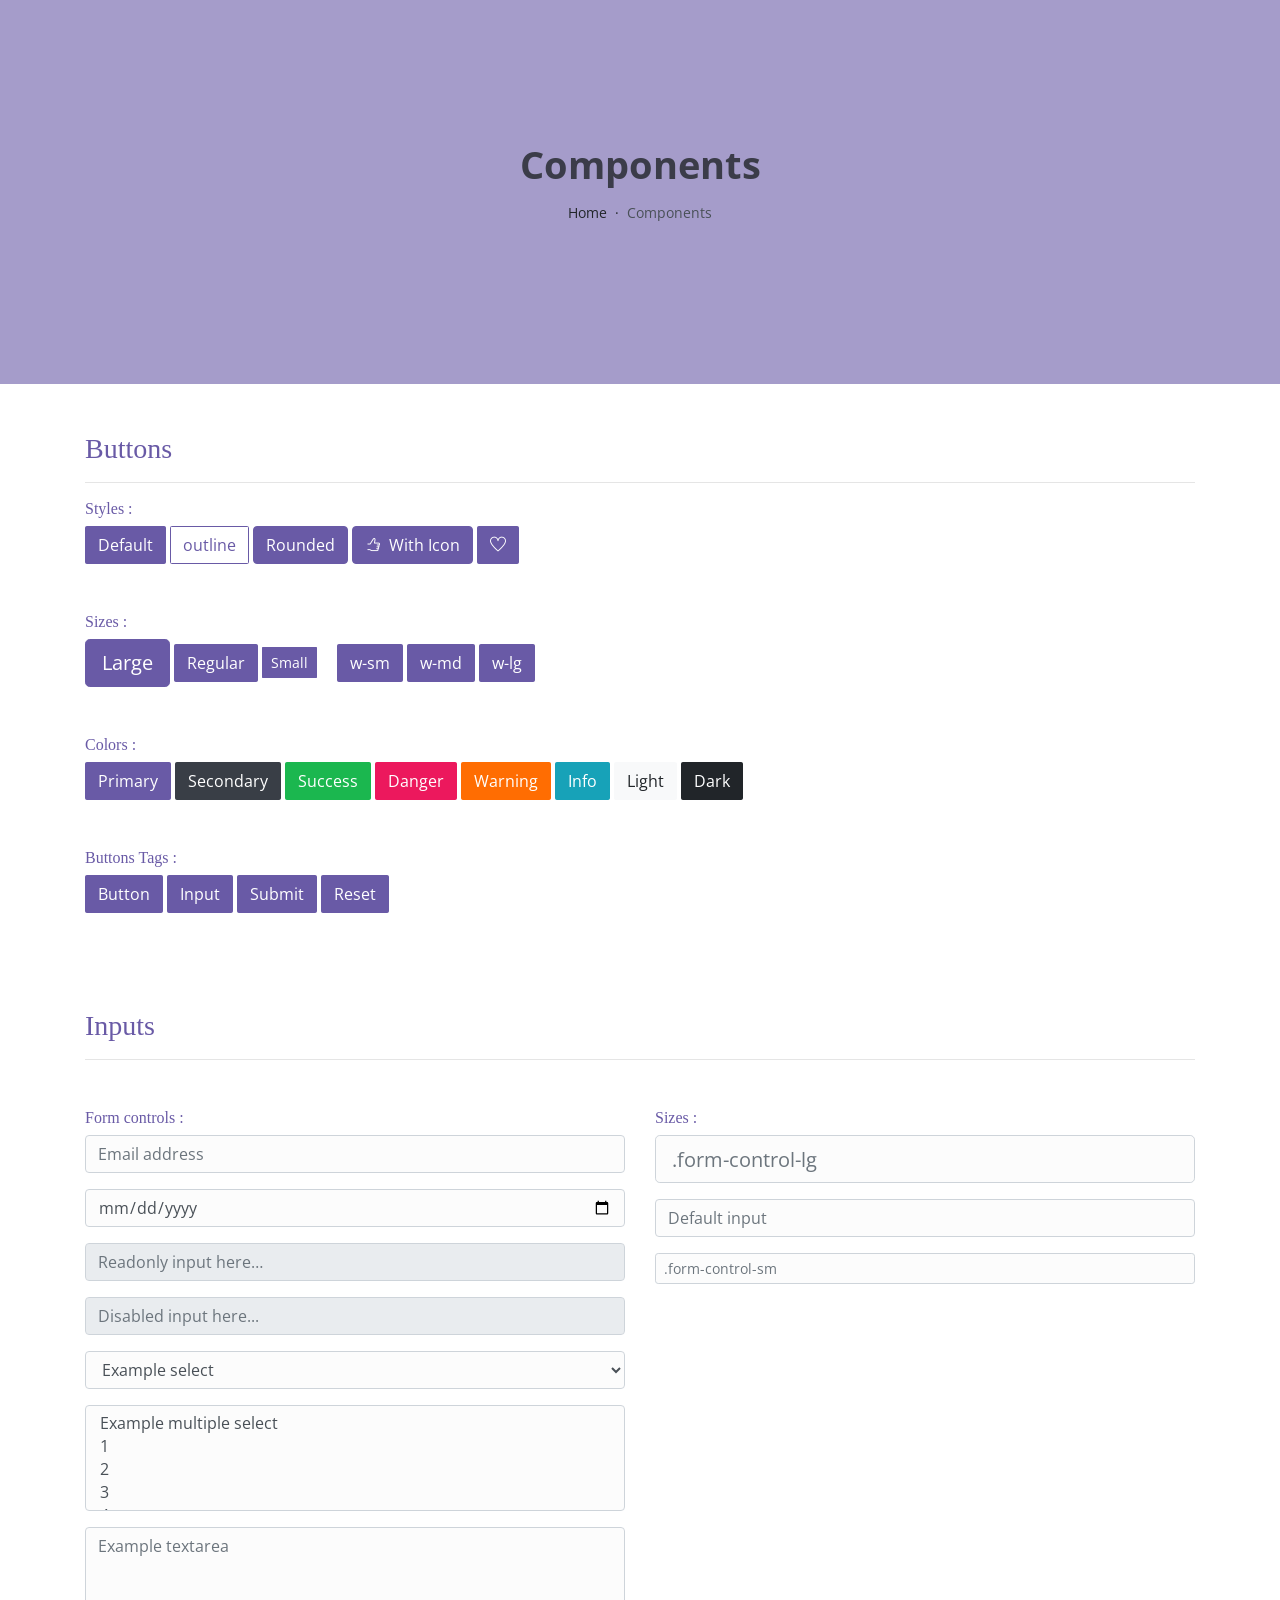
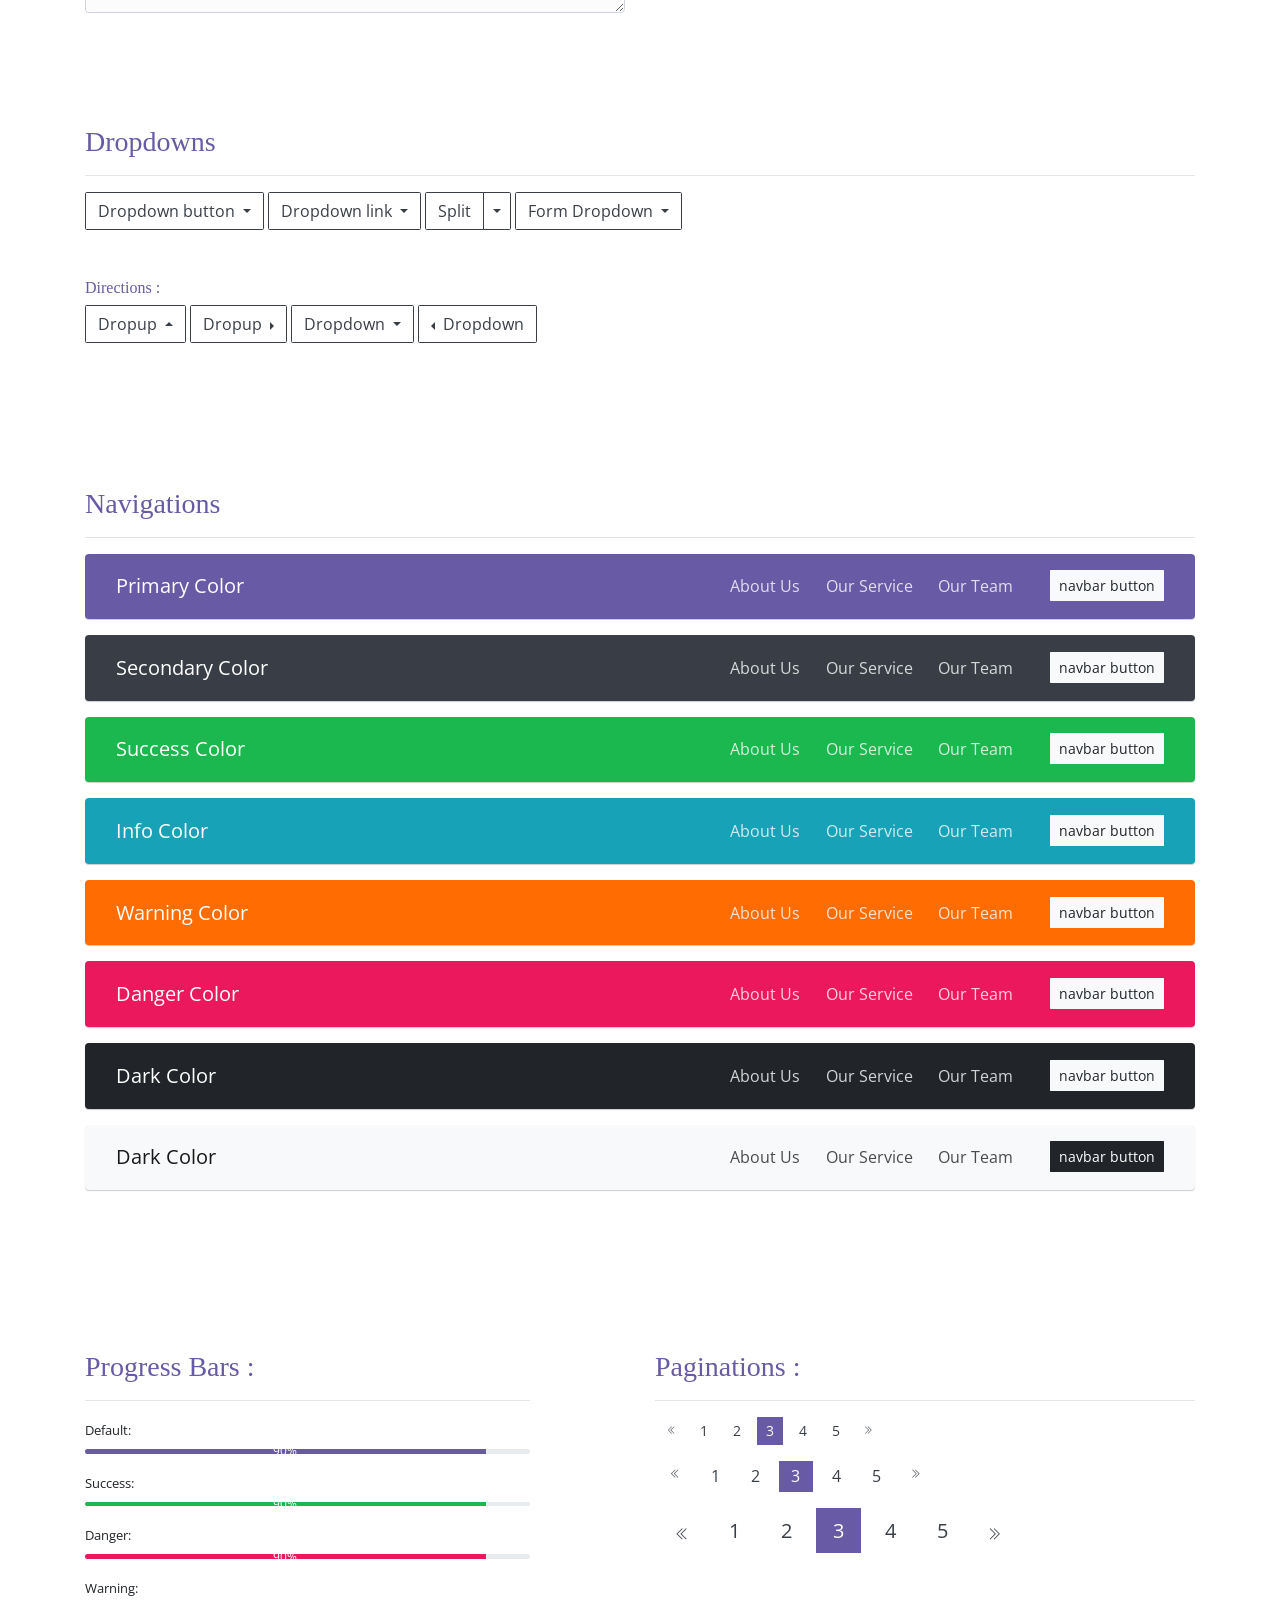
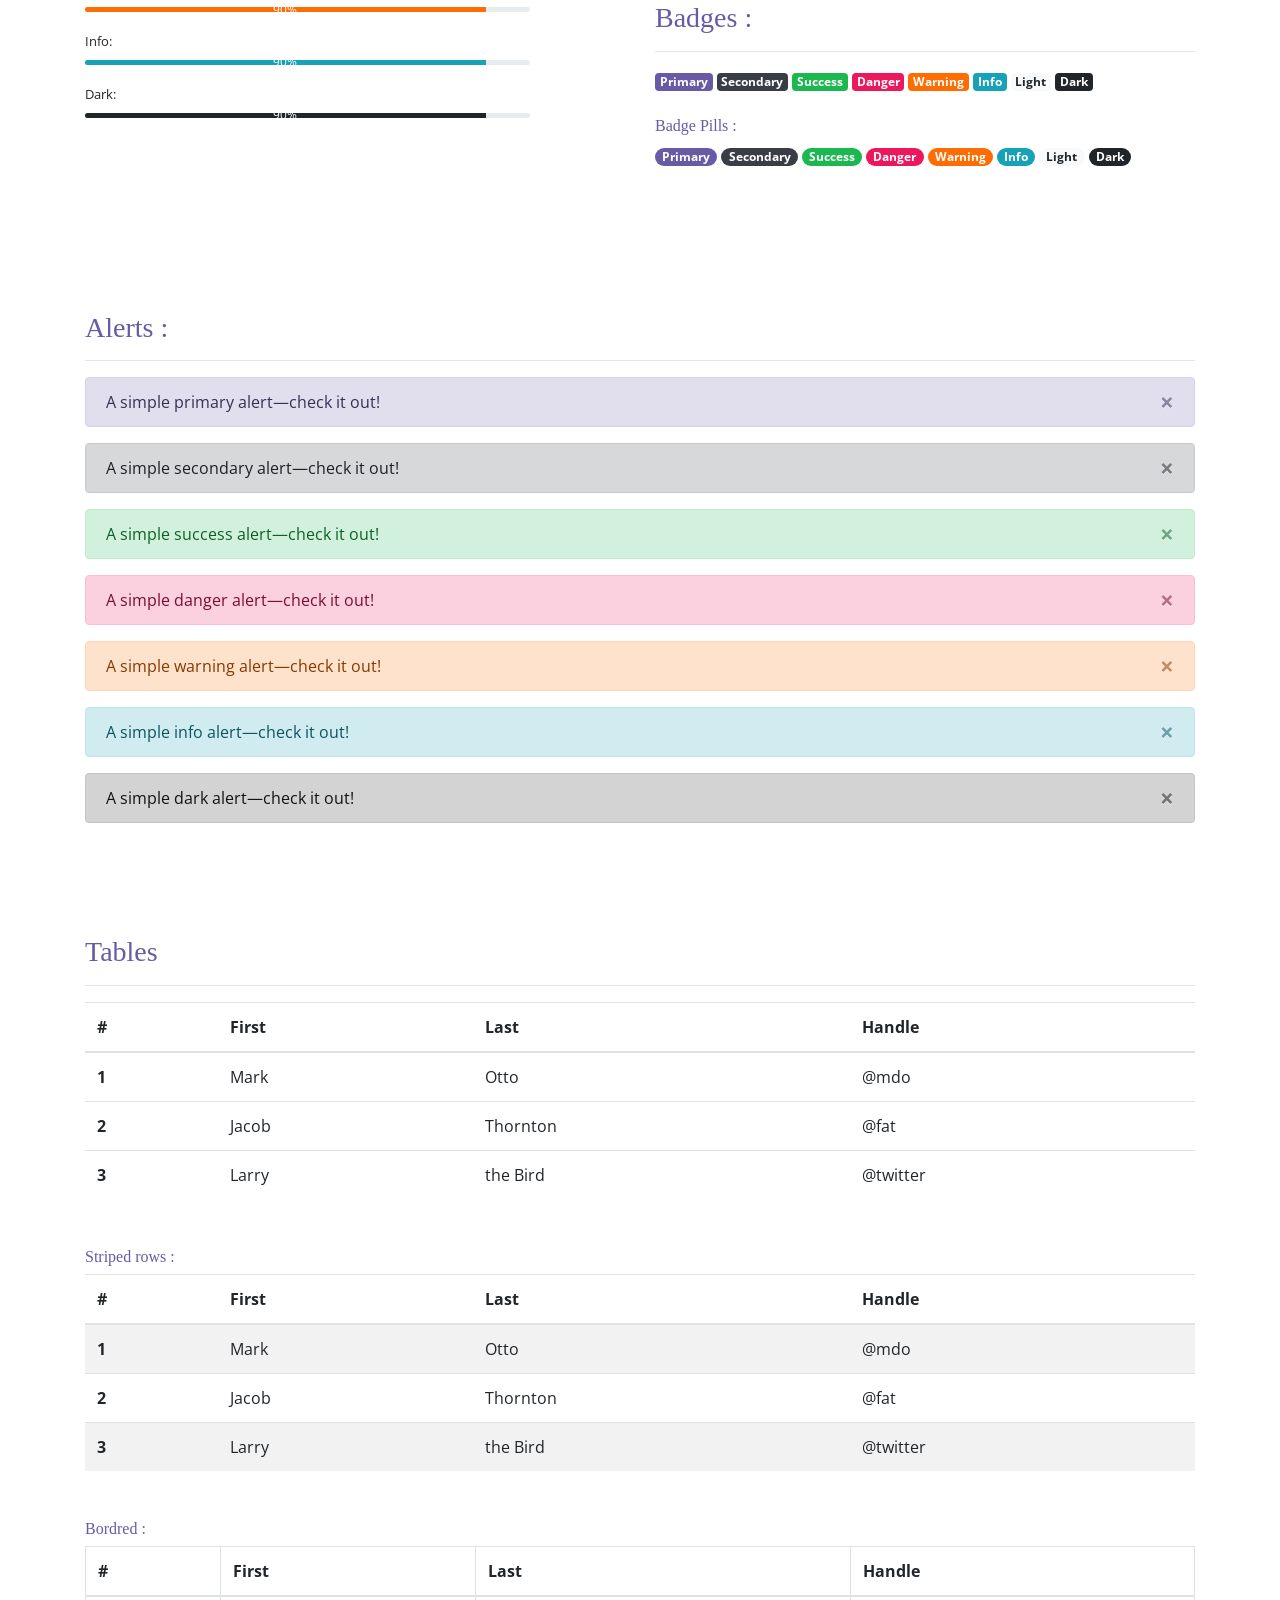
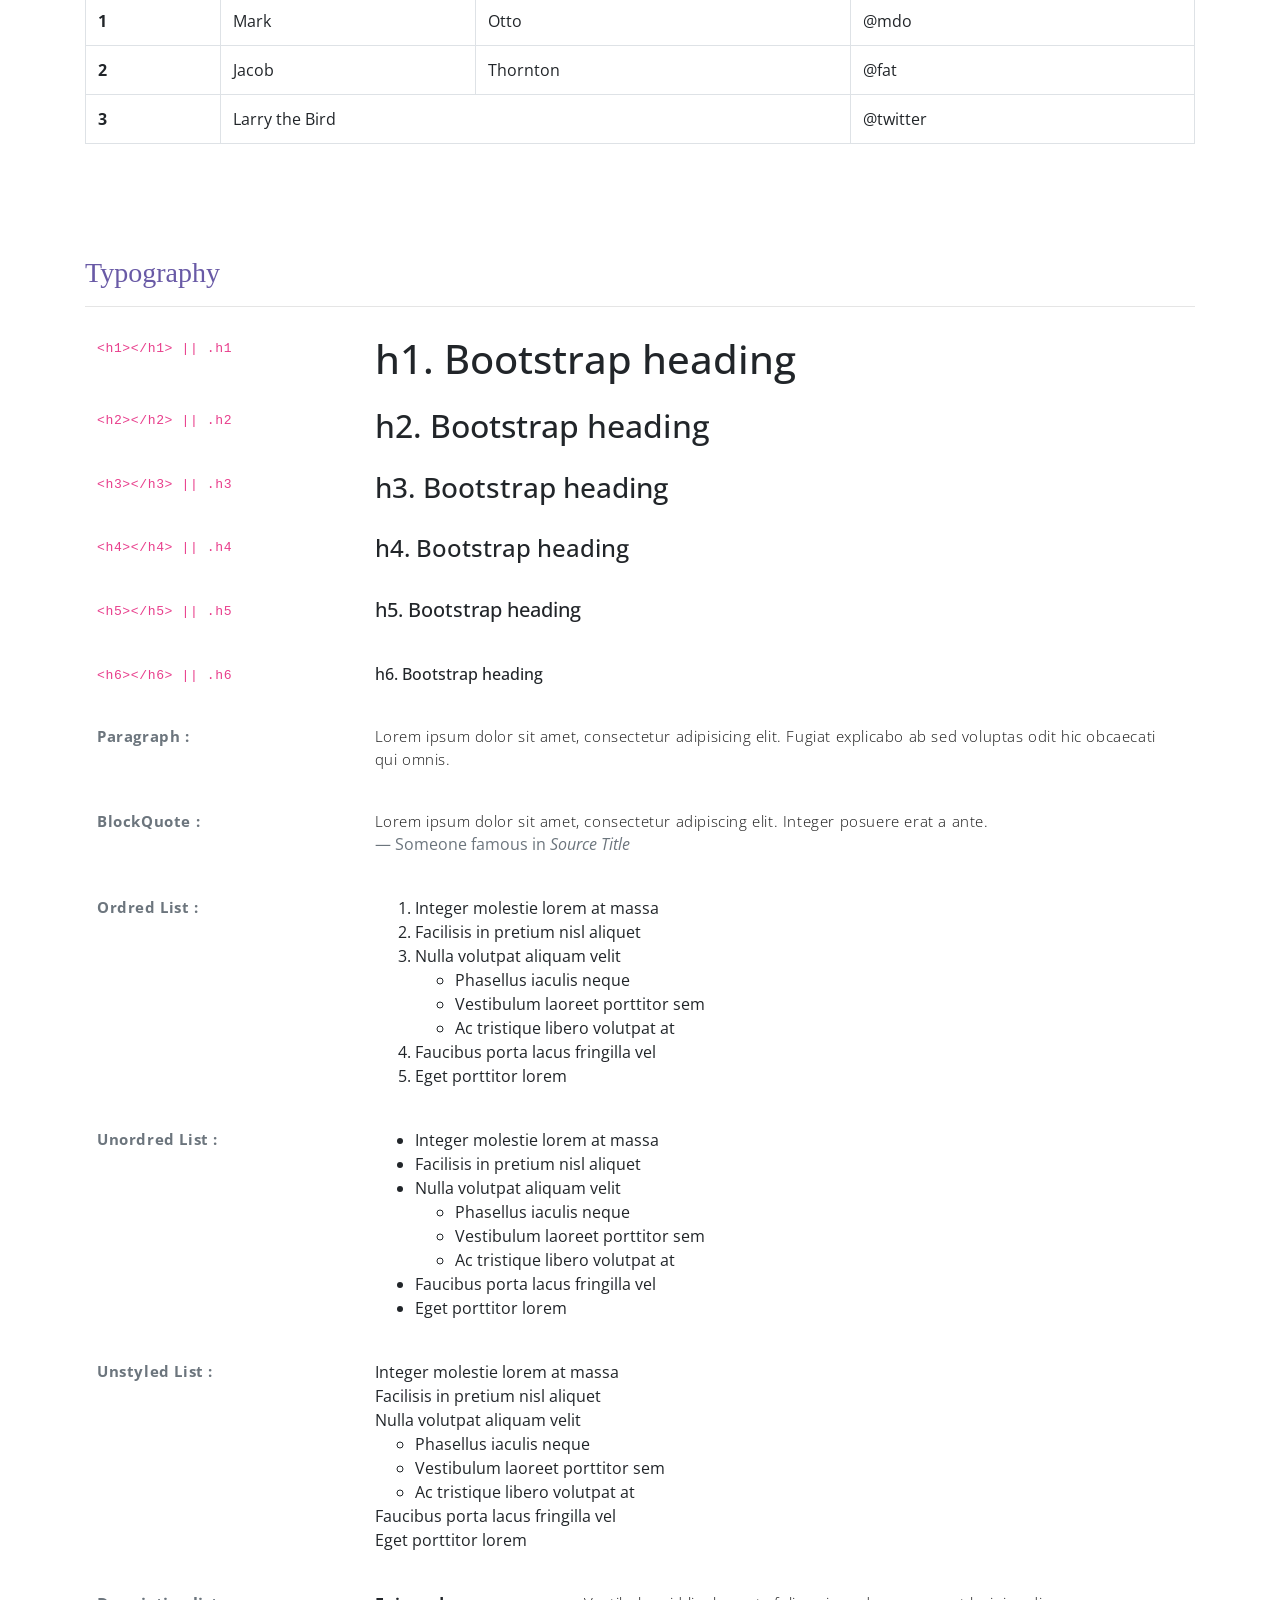
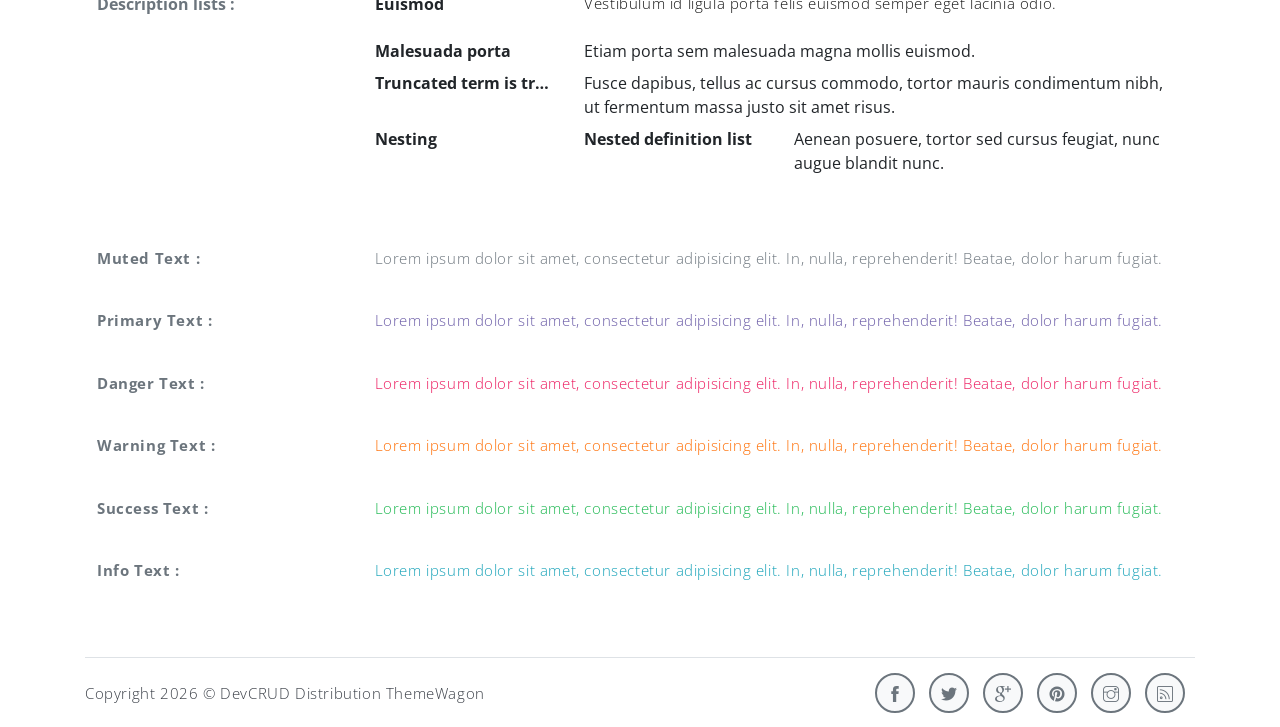
<file: components.html>
<!DOCTYPE html>
<html lang="en">

<head>
   <meta charset="utf-8">
   <meta name="viewport" content="width=device-width, initial-scale=1, shrink-to-fit=no">
   <meta name="description" content="Start your development with Meyawo landing page.">
   <meta name="author" content="Devcrud">
   <title>Meyawo Landing page | Components</title>
   <!-- font icons -->
   <link rel="stylesheet" href="assets/vendors/themify-icons/css/themify-icons.css">
   <!-- Bootstrap + Steller  -->
   <link rel="stylesheet" href="assets/css/meyawo.css">
</head>

<body>

   <!-- Page Header -->
   <header class="header header-mini">
      <div class="header-title">Components</div>
      <nav aria-label="breadcrumb">
         <ol class="breadcrumb">
            <li class="breadcrumb-item"><a href="/">Home</a></li>
            <li class="breadcrumb-item active" aria-current="page">Components</li>
         </ol>
      </nav>
   </header> <!-- End Of Page Header -->

   <!-- main content -->
   <div class="container">

      <!-- Buttons -->
      <h3 class="mt-5">Buttons</h3>
      <hr>
      <h6 class="section-secondary-title">Styles :</h6>
      <button class="btn btn-primary">Default</button>
      <button class="btn btn-outline-primary">outline</button>
      <button class="btn btn-primary rounded">Rounded</button>
      <button class="btn btn-primary rounded"><i class="ti-thumb-up pr-1"></i> With Icon</button>
      <button class="btn btn-primary circle"><i class="ti-heart"></i></button>

      <h6 class="section-secondary-title mt-5">Sizes :</h6>
      <button class="btn btn-primary btn-lg">Large</button>
      <button class="btn btn-primary ">Regular</button>
      <button class="btn btn-primary btn-sm">Small</button>
      <button class="btn btn-primary w-sm ml-3">w-sm</button>
      <button class="btn btn-primary w-md">w-md</button>
      <button class="btn btn-primary w-lg">w-lg</button>

      <h6 class="section-secondary-title mt-5">Colors :</h6>
      <button type="button" class="btn btn-primary">Primary</button>
      <button type="button" class="btn btn-secondary">Secondary</button>
      <button type="button" class="btn btn-success">Success</button>
      <button type="button" class="btn btn-danger">Danger</button>
      <button type="button" class="btn btn-warning">Warning</button>
      <button type="button" class="btn btn-info">Info</button>
      <button type="button" class="btn btn-light">Light</button>
      <button type="button" class="btn btn-dark">Dark</button>

      <h6 class="section-secondary-title mt-5">Buttons Tags :</h6>
      <button class="btn btn-primary" type="submit">Button</button>
      <input class="btn btn-primary" type="button" value="Input">
      <input class="btn btn-primary" type="submit" value="Submit">
      <input class="btn btn-primary" type="reset" value="Reset">

      <!-- devider -->
      <div class="py-5"></div>

      <!-- Inputs -->
      <h3>Inputs</h3>
      <hr>
      <div class="row mt-5">
         <div class="col-md-6">
            <h6 class="section-secondary-title">Form controls :</h6>
            <div class="form-group">
               <input type="email" class="form-control" id="exampleFormControlInput1" placeholder="Email address">
            </div>
            <div class="form-group">
               <input type="date" class="form-control" id="exampleFormControlInput1" placeholder="Date">
            </div>
            <div class="form-group">
               <input class="form-control" type="text" placeholder="Readonly input here…" readonly>
            </div>
            <div class="form-group">
               <input class="form-control" id="disabledInput" type="text" placeholder="Disabled input here..." disabled>
            </div>
            <div class="form-group">
               <select class="form-control" id="exampleFormControlSelect1">
                  <option>Example select</option>
                  <option>1</option>
                  <option>2</option>
                  <option>3</option>
                  <option>4</option>
                  <option>5</option>
               </select>
            </div>
            <div class="form-group">
               <select multiple class="form-control" id="exampleFormControlSelect2">
                  <option>Example multiple select</option>
                  <option>1</option>
                  <option>2</option>
                  <option>3</option>
                  <option>4</option>
                  <option>5</option>
               </select>
            </div>
            <div class="form-group">
               <textarea class="form-control" id="exampleFormControlTextarea1" rows="3"
                  placeholder="Example textarea"></textarea>
            </div>
         </div>
         <div class="col-md-6">
            <h6 class="section-secondary-title">Sizes :</h6>
            <div class="form-group">
               <input class="form-control form-control-lg" type="text" placeholder=".form-control-lg">
            </div>
            <div class="form-group">
               <input class="form-control" type="text" placeholder="Default input">
            </div>
            <div class="form-group">
               <input class="form-control form-control-sm" type="text" placeholder=".form-control-sm">
            </div>
         </div>
      </div> <!-- end of inputs -->

      <!-- devider -->
      <div class="py-5"></div>

      <!-- Dropdowns -->
      <h3 class="components-section-title font-weight-normal">Dropdowns</h3>
      <hr>
      <div class="dropdown d-inline-block">
         <button class="btn btn-outline-secondary dropdown-toggle" type="button" id="dropdownMenuButton"
            data-toggle="dropdown" aria-haspopup="true" aria-expanded="false">
            Dropdown button
         </button>
         <div class="dropdown-menu" aria-labelledby="dropdownMenuButton">
            <a class="dropdown-item" href="#">Action</a>
            <a class="dropdown-item" href="#">Another action</a>
            <a class="dropdown-item" href="#">Something else here</a>
         </div>
      </div>
      <div class="dropdown d-inline-block">
         <a class="btn btn-outline-secondary dropdown-toggle" href="#" role="button" id="dropdownMenuLink"
            data-toggle="dropdown" aria-haspopup="true" aria-expanded="false">
            Dropdown link
         </a>
         <div class="dropdown-menu" aria-labelledby="dropdownMenuLink">
            <a class="dropdown-item" href="#">Action</a>
            <a class="dropdown-item" href="#">Another action</a>
            <a class="dropdown-item" href="#">Something else here</a>
         </div>
      </div>
      <div class="btn-group">
         <button type="button" class="btn btn-outline-secondary">Split</button>
         <button type="button" class="btn btn-outline-secondary dropdown-toggle dropdown-toggle-split"
            data-toggle="dropdown" aria-haspopup="true" aria-expanded="false">
            <span class="sr-only">Toggle Dropdown</span>
         </button>
         <div class="dropdown-menu">
            <a class="dropdown-item" href="#">Action</a>
            <a class="dropdown-item" href="#">Another action</a>
            <a class="dropdown-item" href="#">Something else here</a>
            <div class="dropdown-divider"></div>
            <a class="dropdown-item" href="#">Separated link</a>
         </div>
      </div>
      <div class="btn-group">
         <button class="btn btn-outline-secondary dropdown-toggle" type="button" id="dropdownMenuButton"
            data-toggle="dropdown" aria-haspopup="true" aria-expanded="false">
            Form Dropdown
         </button>
         <div class="dropdown-menu form">
            <form class="px-4 py-3">
               <div class="form-group">
                  <input type="email" class="form-control" id="exampleDropdownFormEmail1"
                     placeholder="email@example.com">
               </div>
               <div class="form-group">
                  <input type="password" class="form-control" id="exampleDropdownFormPassword1" placeholder="Password">
               </div>
               <div class="form-check mb-3">
                  <input type="checkbox" class="form-check-input" id="dropdownCheck">
                  <label class="form-check-label" for="dropdownCheck">
                     Remember me
                  </label>
               </div>
               <button type="submit" class="btn btn-primary btn-block">Sign in</button>
            </form>
            <div class="dropdown-divider"></div>
            <a class="dropdown-item" href="#"><small>New around here? Sign up</small></a>
            <a class="dropdown-item" href="#"><small>Forgot password?</small></a>
         </div>
      </div>
      <h6 class="section-secondary-title mt-5">Directions :</h6>
      <div class="btn-group dropup">
         <button type="button" class="btn btn-outline-secondary dropdown-toggle" data-toggle="dropdown"
            aria-haspopup="true" aria-expanded="false">
            Dropup
         </button>
         <div class="dropdown-menu">
            <a class="dropdown-item" href="#">Action</a>
            <a class="dropdown-item" href="#">Another action</a>
            <a class="dropdown-item" href="#">Something else here</a>
            <div class="dropdown-divider"></div>
            <a class="dropdown-item" href="#">Separated link</a>
         </div>
      </div>
      <div class="btn-group dropright">
         <button type="button" class="btn btn-outline-secondary dropdown-toggle" data-toggle="dropdown"
            aria-haspopup="true" aria-expanded="false">
            Dropup
         </button>
         <div class="dropdown-menu">
            <a class="dropdown-item" href="#">Action</a>
            <a class="dropdown-item" href="#">Another action</a>
            <a class="dropdown-item" href="#">Something else here</a>
            <div class="dropdown-divider"></div>
            <a class="dropdown-item" href="#">Separated link</a>
         </div>
      </div>
      <div class="btn-group">
         <button type="button" class="btn btn-outline-secondary dropdown-toggle" data-toggle="dropdown"
            aria-haspopup="true" aria-expanded="false">
            Dropdown
         </button>
         <div class="dropdown-menu">
            <a class="dropdown-item" href="#">Action</a>
            <a class="dropdown-item" href="#">Another action</a>
            <a class="dropdown-item" href="#">Something else here</a>
            <div class="dropdown-divider"></div>
            <a class="dropdown-item" href="#">Separated link</a>
         </div>
      </div>
      <div class="btn-group dropleft">
         <button type="button" class="btn btn-outline-secondary dropdown-toggle" data-toggle="dropdown"
            aria-haspopup="true" aria-expanded="false">
            Dropdown
         </button>
         <div class="dropdown-menu">
            <a class="dropdown-item" href="#">Action</a>
            <a class="dropdown-item" href="#">Another action</a>
            <a class="dropdown-item" href="#">Something else here</a>
            <div class="dropdown-divider"></div>
            <a class="dropdown-item" href="#">Separated link</a>
         </div>
      </div> <!-- end of Dropdowns -->

      <!-- devider -->
      <div class="py-5"></div>

      <!-- navbars -->
      <h3 class="components-section-title font-weight-normal mt-5">Navigations</h3>
      <hr>
      <nav class="navbar navbar-expand-sm navbar-dark bg-primary rounded shadow mb-3">
         <div class="container">
            <a class="navbar-brand" href="#">Primary Color</a>
            <button class="navbar-toggler ml-auto" type="button" data-toggle="collapse"
               data-target="#navbarSupportedContent" aria-controls="navbarSupportedContent" aria-expanded="false"
               aria-label="Toggle navigation">
               <span class="navbar-toggler-icon"></span>
            </button>
            <div class="collapse navbar-collapse" id="navbarSupportedContent">
               <ul class="navbar-nav ml-auto">
                  <li class="nav-item">
                     <a class="nav-link" href="#about">About Us</a>
                  </li>
                  <li class="nav-item">
                     <a class="nav-link" href="#service">Our Service</a>
                  </li>
                  <li class="nav-item">
                     <a class="nav-link" href="#team">Our Team</a>
                  </li>
                  <li class="nav-item">
                     <a href="#book-table" class="ml-4 mt-1 btn btn-light btn-sm">navbar button</a>
                  </li>
               </ul>
            </div>
         </div>
      </nav>
      <nav class="navbar navbar-expand-sm navbar-dark bg-secondary rounded shadow mb-3">
         <div class="container">
            <a class="navbar-brand" href="#">Secondary Color</a>
            <button class="navbar-toggler ml-auto" type="button" data-toggle="collapse"
               data-target="#navbarSupportedContent" aria-controls="navbarSupportedContent" aria-expanded="false"
               aria-label="Toggle navigation">
               <span class="navbar-toggler-icon"></span>
            </button>
            <div class="collapse navbar-collapse" id="navbarSupportedContent">
               <ul class="navbar-nav ml-auto">
                  <li class="nav-item">
                     <a class="nav-link" href="#about">About Us</a>
                  </li>
                  <li class="nav-item">
                     <a class="nav-link" href="#service">Our Service</a>
                  </li>
                  <li class="nav-item">
                     <a class="nav-link" href="#team">Our Team</a>
                  </li>
                  <li class="nav-item">
                     <a href="#book-table" class="ml-4 mt-1 btn btn-light btn-sm">navbar button</a>
                  </li>
               </ul>
            </div>
         </div>
      </nav>
      <nav class="navbar navbar-expand-sm navbar-dark bg-success rounded shadow mb-3">
         <div class="container">
            <a class="navbar-brand" href="#">Success Color</a>
            <button class="navbar-toggler ml-auto" type="button" data-toggle="collapse"
               data-target="#navbarSupportedContent" aria-controls="navbarSupportedContent" aria-expanded="false"
               aria-label="Toggle navigation">
               <span class="navbar-toggler-icon"></span>
            </button>
            <div class="collapse navbar-collapse" id="navbarSupportedContent">
               <ul class="navbar-nav ml-auto">
                  <li class="nav-item">
                     <a class="nav-link" href="#about">About Us</a>
                  </li>
                  <li class="nav-item">
                     <a class="nav-link" href="#service">Our Service</a>
                  </li>
                  <li class="nav-item">
                     <a class="nav-link" href="#team">Our Team</a>
                  </li>
                  <li class="nav-item">
                     <a href="#book-table" class="ml-4 mt-1 btn btn-light btn-sm">navbar button</a>
                  </li>
               </ul>
            </div>
         </div>
      </nav>
      <nav class="navbar navbar-expand-sm navbar-dark bg-info rounded shadow mb-3">
         <div class="container">
            <a class="navbar-brand" href="#">Info Color</a>
            <button class="navbar-toggler ml-auto" type="button" data-toggle="collapse"
               data-target="#navbarSupportedContent" aria-controls="navbarSupportedContent" aria-expanded="false"
               aria-label="Toggle navigation">
               <span class="navbar-toggler-icon"></span>
            </button>
            <div class="collapse navbar-collapse" id="navbarSupportedContent">
               <ul class="navbar-nav ml-auto">
                  <li class="nav-item">
                     <a class="nav-link" href="#about">About Us</a>
                  </li>
                  <li class="nav-item">
                     <a class="nav-link" href="#service">Our Service</a>
                  </li>
                  <li class="nav-item">
                     <a class="nav-link" href="#team">Our Team</a>
                  </li>
                  <li class="nav-item">
                     <a href="#book-table" class="ml-4 mt-1 btn btn-light btn-sm">navbar button</a>
                  </li>
               </ul>
            </div>
         </div>
      </nav>
      <nav class="navbar navbar-expand-sm navbar-dark bg-warning rounded shadow mb-3">
         <div class="container">
            <a class="navbar-brand" href="#">Warning Color</a>
            <button class="navbar-toggler ml-auto" type="button" data-toggle="collapse"
               data-target="#navbarSupportedContent" aria-controls="navbarSupportedContent" aria-expanded="false"
               aria-label="Toggle navigation">
               <span class="navbar-toggler-icon"></span>
            </button>
            <div class="collapse navbar-collapse" id="navbarSupportedContent">
               <ul class="navbar-nav ml-auto">
                  <li class="nav-item">
                     <a class="nav-link" href="#about">About Us</a>
                  </li>
                  <li class="nav-item">
                     <a class="nav-link" href="#service">Our Service</a>
                  </li>
                  <li class="nav-item">
                     <a class="nav-link" href="#team">Our Team</a>
                  </li>
                  <li class="nav-item">
                     <a href="#book-table" class="ml-4 mt-1 btn btn-light btn-sm">navbar button</a>
                  </li>
               </ul>
            </div>
         </div>
      </nav>
      <nav class="navbar navbar-expand-sm navbar-dark bg-danger rounded shadow mb-3">
         <div class="container">
            <a class="navbar-brand" href="#">Danger Color</a>
            <button class="navbar-toggler ml-auto" type="button" data-toggle="collapse"
               data-target="#navbarSupportedContent" aria-controls="navbarSupportedContent" aria-expanded="false"
               aria-label="Toggle navigation">
               <span class="navbar-toggler-icon"></span>
            </button>
            <div class="collapse navbar-collapse" id="navbarSupportedContent">
               <ul class="navbar-nav ml-auto">
                  <li class="nav-item">
                     <a class="nav-link" href="#about">About Us</a>
                  </li>
                  <li class="nav-item">
                     <a class="nav-link" href="#service">Our Service</a>
                  </li>
                  <li class="nav-item">
                     <a class="nav-link" href="#team">Our Team</a>
                  </li>
                  <li class="nav-item">
                     <a href="#book-table" class="ml-4 mt-1 btn btn-light btn-sm">navbar button</a>
                  </li>
               </ul>
            </div>
         </div>
      </nav>
      <nav class="navbar navbar-expand-sm navbar-dark bg-dark rounded shadow mb-3">
         <div class="container">
            <a class="navbar-brand" href="#">Dark Color</a>
            <button class="navbar-toggler ml-auto" type="button" data-toggle="collapse"
               data-target="#navbarSupportedContent" aria-controls="navbarSupportedContent" aria-expanded="false"
               aria-label="Toggle navigation">
               <span class="navbar-toggler-icon"></span>
            </button>
            <div class="collapse navbar-collapse" id="navbarSupportedContent">
               <ul class="navbar-nav ml-auto">
                  <li class="nav-item">
                     <a class="nav-link" href="#about">About Us</a>
                  </li>
                  <li class="nav-item">
                     <a class="nav-link" href="#service">Our Service</a>
                  </li>
                  <li class="nav-item">
                     <a class="nav-link" href="#team">Our Team</a>
                  </li>
                  <li class="nav-item">
                     <a href="#book-table" class="ml-4 mt-1 btn btn-light btn-sm">navbar button</a>
                  </li>
               </ul>
            </div>
         </div>
      </nav>
      <nav class="navbar navbar-expand-sm navbar-light bg-light rounded shadow mb-3">
         <div class="container">
            <a class="navbar-brand" href="#">Dark Color</a>
            <button class="navbar-toggler ml-auto" type="button" data-toggle="collapse"
               data-target="#navbarSupportedContent" aria-controls="navbarSupportedContent" aria-expanded="false"
               aria-label="Toggle navigation">
               <span class="navbar-toggler-icon"></span>
            </button>
            <div class="collapse navbar-collapse" id="navbarSupportedContent">
               <ul class="navbar-nav ml-auto">
                  <li class="nav-item">
                     <a class="nav-link" href="#about">About Us</a>
                  </li>
                  <li class="nav-item">
                     <a class="nav-link" href="#service">Our Service</a>
                  </li>
                  <li class="nav-item">
                     <a class="nav-link" href="#team">Our Team</a>
                  </li>
                  <li class="nav-item">
                     <a href="#book-table" class="ml-4 mt-1 btn btn-dark btn-sm">navbar button</a>
                  </li>
               </ul>
            </div>
         </div>
      </nav>
      <!-- End of navbars -->

      <!-- devider -->
      <div class="py-5"></div>

      <!-- progress bars -->
      <div class="row justify-content-between">
         <div class="col-md-5">
            <h3 class="components-section-title font-weight-normal mt-5">Progress Bars :</h3>
            <hr>
            <small>Default: </small>
            <div class="progress mt-2 mb-3">
               <div class="progress-bar" role="progressbar" style="width: 90%" aria-valuenow="25" aria-valuemin="0"
                  aria-valuemax="100"><span>90%</span></div>
            </div>
            <small>Success:</small>
            <div class="progress mt-2 mb-3">
               <div class="progress-bar bg-success" role="progressbar" style="width: 90%" aria-valuenow="25"
                  aria-valuemin="0" aria-valuemax="100"><span>90%</span></div>
            </div>
            <small>Danger:</small>
            <div class="progress mt-2 mb-3">
               <div class="progress-bar bg-danger" role="progressbar" style="width: 90%" aria-valuenow="25"
                  aria-valuemin="0" aria-valuemax="100"><span>90%</span></div>
            </div>
            <small>Warning:</small>
            <div class="progress mt-2 mb-3">
               <div class="progress-bar bg-warning" role="progressbar" style="width: 90%" aria-valuenow="25"
                  aria-valuemin="0" aria-valuemax="100"><span>90%</span></div>
            </div>
            <small>Info:</small>
            <div class="progress mt-2 mb-3">
               <div class="progress-bar bg-info" role="progressbar" style="width: 90%" aria-valuenow="25"
                  aria-valuemin="0" aria-valuemax="100"><span>90%</span></div>
            </div>
            <small>Dark:</small>
            <div class="progress mt-2 mb-3">
               <div class="progress-bar bg-dark" role="progressbar" style="width: 90%" aria-valuenow="25"
                  aria-valuemin="0" aria-valuemax="100"><span>90%</span></div>
            </div>
         </div>
         <div class="col-md-6">
            <h3 class="components-section-title font-weight-normal mt-5">Paginations :</h3>
            <hr>
            <nav aria-label="Page navigation example">
               <ul class="pagination pagination-sm">
                  <li class="page-item"><a class="page-link" href="#"><i class="ti-angle-double-left"></i></a></li>
                  <li class="page-item"><a class="page-link" href="#">1</a></li>
                  <li class="page-item"><a class="page-link" href="#">2</a></li>
                  <li class="page-item active"><a class="page-link" href="#">3</a></li>
                  <li class="page-item"><a class="page-link" href="#">4</a></li>
                  <li class="page-item"><a class="page-link" href="#">5</a></li>
                  <li class="page-item"><a class="page-link" href="#"><i class="ti-angle-double-right"></i></a></li>
               </ul>
            </nav>
            <nav aria-label="Page navigation example">
               <ul class="pagination">
                  <li class="page-item"><a class="page-link" href="#"><i class="ti-angle-double-left"></i></a></li>
                  <li class="page-item"><a class="page-link" href="#">1</a></li>
                  <li class="page-item"><a class="page-link" href="#">2</a></li>
                  <li class="page-item active"><a class="page-link" href="#">3</a></li>
                  <li class="page-item"><a class="page-link" href="#">4</a></li>
                  <li class="page-item"><a class="page-link" href="#">5</a></li>
                  <li class="page-item"><a class="page-link" href="#"><i class="ti-angle-double-right"></i></a></li>
               </ul>
            </nav>
            <nav aria-label="Page navigation example">
               <ul class="pagination pagination-lg">
                  <li class="page-item"><a class="page-link" href="#"><i class="ti-angle-double-left"></i></a></li>
                  <li class="page-item"><a class="page-link" href="#">1</a></li>
                  <li class="page-item"><a class="page-link" href="#">2</a></li>
                  <li class="page-item active"><a class="page-link" href="#">3</a></li>
                  <li class="page-item"><a class="page-link" href="#">4</a></li>
                  <li class="page-item"><a class="page-link" href="#">5</a></li>
                  <li class="page-item"><a class="page-link" href="#"><i class="ti-angle-double-right"></i></a></li>
               </ul>
            </nav>

            <!-- Badges -->
            <h3 class="components-section-title font-weight-normal mt-5">Badges :</h3>
            <hr>
            <span class="badge badge-primary">Primary</span>
            <span class="badge badge-secondary">Secondary</span>
            <span class="badge badge-success">Success</span>
            <span class="badge badge-danger">Danger</span>
            <span class="badge badge-warning">Warning</span>
            <span class="badge badge-info">Info</span>
            <span class="badge badge-light">Light</span>
            <span class="badge badge-dark">Dark</span>
            <h6 class="section-secondary-title mt-4 mb-2">Badge Pills :</h6>
            <span class="badge badge-pill badge-primary">Primary</span>
            <span class="badge badge-pill badge-secondary">Secondary</span>
            <span class="badge badge-pill badge-success">Success</span>
            <span class="badge badge-pill badge-danger">Danger</span>
            <span class="badge badge-pill badge-warning">Warning</span>
            <span class="badge badge-pill badge-info">Info</span>
            <span class="badge badge-pill badge-light">Light</span>
            <span class="badge badge-pill badge-dark">Dark</span>
         </div>
      </div> <!-- End of Progress bars -->

      <!-- devider -->
      <div class="py-5"></div>

      <!-- Alerts -->
      <h3 class="components-section-title font-weight-normal mt-5">Alerts :</h3>
      <hr>
      <div class="alert alert-primary alert-dismissible fade show" role="alert">
         A simple primary alert—check it out!
         <button type="button" class="close" data-dismiss="alert" aria-label="Close">
            <span aria-hidden="true">&times;</span>
         </button>
      </div>
      <div class="alert alert-secondary alert-dismissible fade show" role="alert">
         A simple secondary alert—check it out!
         <button type="button" class="close" data-dismiss="alert" aria-label="Close">
            <span aria-hidden="true">&times;</span>
         </button>
      </div>
      <div class="alert alert-success alert-dismissible fade show" role="alert">
         A simple success alert—check it out!
         <button type="button" class="close" data-dismiss="alert" aria-label="Close">
            <span aria-hidden="true">&times;</span>
         </button>
      </div>
      <div class="alert alert-danger alert-dismissible fade show" role="alert">
         A simple danger alert—check it out!
         <button type="button" class="close" data-dismiss="alert" aria-label="Close">
            <span aria-hidden="true">&times;</span>
         </button>
      </div>
      <div class="alert alert-warning alert-dismissible fade show" role="alert">
         A simple warning alert—check it out!
         <button type="button" class="close" data-dismiss="alert" aria-label="Close">
            <span aria-hidden="true">&times;</span>
         </button>
      </div>
      <div class="alert alert-info alert-dismissible fade show" role="alert">
         A simple info alert—check it out!
         <button type="button" class="close" data-dismiss="alert" aria-label="Close">
            <span aria-hidden="true">&times;</span>
         </button>
      </div>
      <div class="alert alert-dark alert-dismissible fade show" role="alert">
         A simple dark alert—check it out!
         <button type="button" class="close" data-dismiss="alert" aria-label="Close">
            <span aria-hidden="true">&times;</span>
         </button>
      </div>
      <!-- end of alerts -->

      <!-- devider -->
      <div class="py-5"></div>

      <!-- tables -->
      <h3 class="components-section-title">Tables</h3>
      <hr>
      <table class="table">
         <thead>
            <tr>
               <th scope="col">#</th>
               <th scope="col">First</th>
               <th scope="col">Last</th>
               <th scope="col">Handle</th>
            </tr>
         </thead>
         <tbody>
            <tr>
               <th scope="row">1</th>
               <td>Mark</td>
               <td>Otto</td>
               <td>@mdo</td>
            </tr>
            <tr>
               <th scope="row">2</th>
               <td>Jacob</td>
               <td>Thornton</td>
               <td>@fat</td>
            </tr>
            <tr>
               <th scope="row">3</th>
               <td>Larry</td>
               <td>the Bird</td>
               <td>@twitter</td>
            </tr>
         </tbody>
      </table>

      <h6 class="section-secondary-title mt-5">Striped rows :</h6>
      <table class="table table-striped">
         <thead>
            <tr>
               <th scope="col">#</th>
               <th scope="col">First</th>
               <th scope="col">Last</th>
               <th scope="col">Handle</th>
            </tr>
         </thead>
         <tbody>
            <tr>
               <th scope="row">1</th>
               <td>Mark</td>
               <td>Otto</td>
               <td>@mdo</td>
            </tr>
            <tr>
               <th scope="row">2</th>
               <td>Jacob</td>
               <td>Thornton</td>
               <td>@fat</td>
            </tr>
            <tr>
               <th scope="row">3</th>
               <td>Larry</td>
               <td>the Bird</td>
               <td>@twitter</td>
            </tr>
         </tbody>
      </table>

      <h6 class="section-secondary-title mt-5">Bordred :</h6>
      <table class="table table-bordered">
         <thead>
            <tr>
               <th scope="col">#</th>
               <th scope="col">First</th>
               <th scope="col">Last</th>
               <th scope="col">Handle</th>
            </tr>
         </thead>
         <tbody>
            <tr>
               <th scope="row">1</th>
               <td>Mark</td>
               <td>Otto</td>
               <td>@mdo</td>
            </tr>
            <tr>
               <th scope="row">2</th>
               <td>Jacob</td>
               <td>Thornton</td>
               <td>@fat</td>
            </tr>
            <tr>
               <th scope="row">3</th>
               <td colspan="2">Larry the Bird</td>
               <td>@twitter</td>
            </tr>
         </tbody>
      </table>
      <!-- end of tables -->

      <!-- devider -->
      <div class="py-5"></div>

      <!-- typography -->
      <h3 class="components-section-title">Typography</h3>
      <hr>
      <table class="table table-borderless v-align-center">
         <tbody>
            <tr>
               <td>
                  <p><code class="highlighter-rouge">&lt;h1&gt;&lt;/h1&gt; || .h1</code></p>
               </td>
               <td class="w-75"><span class="h1">h1. Bootstrap heading</span></td>
            </tr>
            <tr>
               <td>
                  <p><code class="highlighter-rouge">&lt;h2&gt;&lt;/h2&gt; || .h2</code></p>
               </td>
               <td><span class="h2">h2. Bootstrap heading</span></td>
            </tr>
            <tr>
               <td>
                  <p><code class="highlighter-rouge">&lt;h3&gt;&lt;/h3&gt; || .h3</code></p>
               </td>
               <td><span class="h3">h3. Bootstrap heading</span></td>
            </tr>
            <tr>
               <td>
                  <p><code class="highlighter-rouge">&lt;h4&gt;&lt;/h4&gt; || .h4</code></p>
               </td>
               <td><span class="h4">h4. Bootstrap heading</span></td>
            </tr>
            <tr>
               <td>
                  <p><code class="highlighter-rouge">&lt;h5&gt;&lt;/h5&gt; || .h5</code></p>
               </td>
               <td><span class="h5">h5. Bootstrap heading</span></td>
            </tr>
            <tr>
               <td>
                  <p><code class="highlighter-rouge">&lt;h6&gt;&lt;/h6&gt; || .h6</code></p>
               </td>
               <td><span class="h6">h6. Bootstrap heading</span></td>
            </tr>
            <tr>
               <td>
                  <p class="font-weight-bold text-muted">Paragraph :</p>
               </td>
               <td>
                  <p>Lorem ipsum dolor sit amet, consectetur adipisicing elit. Fugiat explicabo ab sed voluptas odit hic
                     obcaecati qui omnis.</p>
               </td>
            </tr>
            <tr>
               <td>
                  <p class="font-weight-bold text-muted">BlockQuote :</p>
               </td>
               <td>
                  <blockquote class="blockquote">
                     <p class="mb-0">Lorem ipsum dolor sit amet, consectetur adipiscing elit. Integer posuere erat a
                        ante.</p>
                     <footer class="blockquote-footer">Someone famous in <cite title="Source Title">Source Title</cite>
                     </footer>
                  </blockquote>
               </td>
            </tr>

            <tr>
               <td>
                  <p class="font-weight-bold text-muted">Ordred List :</p>
               </td>
               <td>
                  <ol>
                     <li>Integer molestie lorem at massa</li>
                     <li>Facilisis in pretium nisl aliquet</li>
                     <li>Nulla volutpat aliquam velit
                        <ul>
                           <li>Phasellus iaculis neque</li>
                           <li>Vestibulum laoreet porttitor sem</li>
                           <li>Ac tristique libero volutpat at</li>
                        </ul>
                     </li>
                     <li>Faucibus porta lacus fringilla vel</li>
                     <li>Eget porttitor lorem</li>
                  </ol>
               </td>
            </tr>
            <tr>
               <td>
                  <p class="font-weight-bold text-muted">Unordred List :</p>
               </td>
               <td>
                  <ul>
                     <li>Integer molestie lorem at massa</li>
                     <li>Facilisis in pretium nisl aliquet</li>
                     <li>Nulla volutpat aliquam velit
                        <ul>
                           <li>Phasellus iaculis neque</li>
                           <li>Vestibulum laoreet porttitor sem</li>
                           <li>Ac tristique libero volutpat at</li>
                        </ul>
                     </li>
                     <li>Faucibus porta lacus fringilla vel</li>
                     <li>Eget porttitor lorem</li>
                  </ul>
               </td>
            </tr>
            <tr>
               <td>
                  <p class="font-weight-bold text-muted">Unstyled List :</p>
               </td>
               <td>
                  <ul class="list-unstyled">
                     <li>Integer molestie lorem at massa</li>
                     <li>Facilisis in pretium nisl aliquet</li>
                     <li>Nulla volutpat aliquam velit
                        <ul>
                           <li>Phasellus iaculis neque</li>
                           <li>Vestibulum laoreet porttitor sem</li>
                           <li>Ac tristique libero volutpat at</li>
                        </ul>
                     </li>
                     <li>Faucibus porta lacus fringilla vel</li>
                     <li>Eget porttitor lorem</li>
                  </ul>
               </td>
            </tr>
            <tr>
               <td class="font-weight-bold text-muted">Description lists : </td>
               <td>
                  <dl class="row">
                     <dt class="col-sm-3">Euismod</dt>
                     <dd class="col-sm-9">
                        <p>Vestibulum id ligula porta felis euismod semper eget lacinia odio.</p>
                     </dd>

                     <dt class="col-sm-3">Malesuada porta</dt>
                     <dd class="col-sm-9">Etiam porta sem malesuada magna mollis euismod.</dd>

                     <dt class="col-sm-3 text-truncate">Truncated term is truncated</dt>
                     <dd class="col-sm-9">Fusce dapibus, tellus ac cursus commodo, tortor mauris condimentum nibh, ut
                        fermentum massa justo sit amet risus.</dd>

                     <dt class="col-sm-3">Nesting</dt>
                     <dd class="col-sm-9">
                        <dl class="row">
                           <dt class="col-sm-4">Nested definition list</dt>
                           <dd class="col-sm-8">Aenean posuere, tortor sed cursus feugiat, nunc augue blandit nunc.</dd>
                        </dl>
                     </dd>
                  </dl>
               </td>
            </tr>
            <tr>
               <td>
                  <p class="font-weight-bold text-muted">Muted Text :</p>
               </td>
               <td>
                  <p class="text-muted">Lorem ipsum dolor sit amet, consectetur adipisicing elit. In, nulla,
                     reprehenderit! Beatae, dolor harum fugiat.</p>
               </td>
            </tr>
            <tr>
               <td>
                  <p class="font-weight-bold text-muted">Primary Text :</p>
               </td>
               <td>
                  <p class="text-primary">Lorem ipsum dolor sit amet, consectetur adipisicing elit. In, nulla,
                     reprehenderit! Beatae, dolor harum fugiat.</p>
               </td>
            </tr>
            <tr>
               <td>
                  <p class="font-weight-bold text-muted">Danger Text :</p>
               </td>
               <td>
                  <p class="text-danger">Lorem ipsum dolor sit amet, consectetur adipisicing elit. In, nulla,
                     reprehenderit! Beatae, dolor harum fugiat.</p>
               </td>
            </tr>
            <tr>
               <td>
                  <p class="font-weight-bold text-muted">Warning Text :</p>
               </td>
               <td>
                  <p class="text-warning">Lorem ipsum dolor sit amet, consectetur adipisicing elit. In, nulla,
                     reprehenderit! Beatae, dolor harum fugiat.</p>
               </td>
            </tr>
            <tr>
               <td>
                  <p class="font-weight-bold text-muted">Success Text :</p>
               </td>
               <td>
                  <p class="text-success">Lorem ipsum dolor sit amet, consectetur adipisicing elit. In, nulla,
                     reprehenderit! Beatae, dolor harum fugiat.</p>
               </td>
            </tr>
            <tr>
               <td>
                  <p class="font-weight-bold text-muted">Info Text :</p>
               </td>
               <td>
                  <p class="text-info">Lorem ipsum dolor sit amet, consectetur adipisicing elit. In, nulla,
                     reprehenderit! Beatae, dolor harum fugiat.</p>
               </td>
            </tr>
         </tbody>
      </table>
   </div>
   <!-- end of typography -->

   <!-- footer -->
   <div class="container mt-5">
      <footer class="footer">
         <p class="mb-0">Copyright
            <script>document.write(new Date().getFullYear())</script> &copy; <a
               href="http://www.devcrud.com">DevCRUD</a> Distribution <a href="https://themewagon.com">ThemeWagon</a>
         </p>
         <div class="social-links text-right m-auto ml-sm-auto">
            <a href="javascript:void(0)" class="link"><i class="ti-facebook"></i></a>
            <a href="javascript:void(0)" class="link"><i class="ti-twitter-alt"></i></a>
            <a href="javascript:void(0)" class="link"><i class="ti-google"></i></a>
            <a href="javascript:void(0)" class="link"><i class="ti-pinterest-alt"></i></a>
            <a href="javascript:void(0)" class="link"><i class="ti-instagram"></i></a>
            <a href="javascript:void(0)" class="link"><i class="ti-rss"></i></a>
         </div>
      </footer>
   </div> <!-- end of page footer -->

   <!-- core  -->
   <script src="assets/vendors/jquery/jquery-3.4.1.js"></script>
   <script src="assets/vendors/bootstrap/bootstrap.bundle.js"></script>

</body>

</html>
</file>
<file: assets/vendors/themify-icons/css/themify-icons.css>
@font-face {
	font-family: 'themify';
	src:url("../fonts/themify.eot?-fvbane");
	src:url("../fonts/themify.eot?#iefix-fvbane") format("embedded-opentype"),
		url("../fonts/themify.woff?-fvbane") format("woff"),
		url("../fonts/themify.ttf?-fvbane") format("truetype"),
		url("../fonts/themify.svg?-fvbane#themify") format("svg");
	font-weight: normal;
	font-style: normal;
}

[class^="ti-"], [class*=" ti-"] {
	font-family: 'themify';
	speak: none;
	font-style: normal;
	font-weight: normal;
	font-variant: normal;
	text-transform: none;
	line-height: 1;

	/* Better Font Rendering =========== */
	-webkit-font-smoothing: antialiased;
	-moz-osx-font-smoothing: grayscale;
}

.ti-wand:before {
	content: "\e600";
}
.ti-volume:before {
	content: "\e601";
}
.ti-user:before {
	content: "\e602";
}
.ti-unlock:before {
	content: "\e603";
}
.ti-unlink:before {
	content: "\e604";
}
.ti-trash:before {
	content: "\e605";
}
.ti-thought:before {
	content: "\e606";
}
.ti-target:before {
	content: "\e607";
}
.ti-tag:before {
	content: "\e608";
}
.ti-tablet:before {
	content: "\e609";
}
.ti-star:before {
	content: "\e60a";
}
.ti-spray:before {
	content: "\e60b";
}
.ti-signal:before {
	content: "\e60c";
}
.ti-shopping-cart:before {
	content: "\e60d";
}
.ti-shopping-cart-full:before {
	content: "\e60e";
}
.ti-settings:before {
	content: "\e60f";
}
.ti-search:before {
	content: "\e610";
}
.ti-zoom-in:before {
	content: "\e611";
}
.ti-zoom-out:before {
	content: "\e612";
}
.ti-cut:before {
	content: "\e613";
}
.ti-ruler:before {
	content: "\e614";
}
.ti-ruler-pencil:before {
	content: "\e615";
}
.ti-ruler-alt:before {
	content: "\e616";
}
.ti-bookmark:before {
	content: "\e617";
}
.ti-bookmark-alt:before {
	content: "\e618";
}
.ti-reload:before {
	content: "\e619";
}
.ti-plus:before {
	content: "\e61a";
}
.ti-pin:before {
	content: "\e61b";
}
.ti-pencil:before {
	content: "\e61c";
}
.ti-pencil-alt:before {
	content: "\e61d";
}
.ti-paint-roller:before {
	content: "\e61e";
}
.ti-paint-bucket:before {
	content: "\e61f";
}
.ti-na:before {
	content: "\e620";
}
.ti-mobile:before {
	content: "\e621";
}
.ti-minus:before {
	content: "\e622";
}
.ti-medall:before {
	content: "\e623";
}
.ti-medall-alt:before {
	content: "\e624";
}
.ti-marker:before {
	content: "\e625";
}
.ti-marker-alt:before {
	content: "\e626";
}
.ti-arrow-up:before {
	content: "\e627";
}
.ti-arrow-right:before {
	content: "\e628";
}
.ti-arrow-left:before {
	content: "\e629";
}
.ti-arrow-down:before {
	content: "\e62a";
}
.ti-lock:before {
	content: "\e62b";
}
.ti-location-arrow:before {
	content: "\e62c";
}
.ti-link:before {
	content: "\e62d";
}
.ti-layout:before {
	content: "\e62e";
}
.ti-layers:before {
	content: "\e62f";
}
.ti-layers-alt:before {
	content: "\e630";
}
.ti-key:before {
	content: "\e631";
}
.ti-import:before {
	content: "\e632";
}
.ti-image:before {
	content: "\e633";
}
.ti-heart:before {
	content: "\e634";
}
.ti-heart-broken:before {
	content: "\e635";
}
.ti-hand-stop:before {
	content: "\e636";
}
.ti-hand-open:before {
	content: "\e637";
}
.ti-hand-drag:before {
	content: "\e638";
}
.ti-folder:before {
	content: "\e639";
}
.ti-flag:before {
	content: "\e63a";
}
.ti-flag-alt:before {
	content: "\e63b";
}
.ti-flag-alt-2:before {
	content: "\e63c";
}
.ti-eye:before {
	content: "\e63d";
}
.ti-export:before {
	content: "\e63e";
}
.ti-exchange-vertical:before {
	content: "\e63f";
}
.ti-desktop:before {
	content: "\e640";
}
.ti-cup:before {
	content: "\e641";
}
.ti-crown:before {
	content: "\e642";
}
.ti-comments:before {
	content: "\e643";
}
.ti-comment:before {
	content: "\e644";
}
.ti-comment-alt:before {
	content: "\e645";
}
.ti-close:before {
	content: "\e646";
}
.ti-clip:before {
	content: "\e647";
}
.ti-angle-up:before {
	content: "\e648";
}
.ti-angle-right:before {
	content: "\e649";
}
.ti-angle-left:before {
	content: "\e64a";
}
.ti-angle-down:before {
	content: "\e64b";
}
.ti-check:before {
	content: "\e64c";
}
.ti-check-box:before {
	content: "\e64d";
}
.ti-camera:before {
	content: "\e64e";
}
.ti-announcement:before {
	content: "\e64f";
}
.ti-brush:before {
	content: "\e650";
}
.ti-briefcase:before {
	content: "\e651";
}
.ti-bolt:before {
	content: "\e652";
}
.ti-bolt-alt:before {
	content: "\e653";
}
.ti-blackboard:before {
	content: "\e654";
}
.ti-bag:before {
	content: "\e655";
}
.ti-move:before {
	content: "\e656";
}
.ti-arrows-vertical:before {
	content: "\e657";
}
.ti-arrows-horizontal:before {
	content: "\e658";
}
.ti-fullscreen:before {
	content: "\e659";
}
.ti-arrow-top-right:before {
	content: "\e65a";
}
.ti-arrow-top-left:before {
	content: "\e65b";
}
.ti-arrow-circle-up:before {
	content: "\e65c";
}
.ti-arrow-circle-right:before {
	content: "\e65d";
}
.ti-arrow-circle-left:before {
	content: "\e65e";
}
.ti-arrow-circle-down:before {
	content: "\e65f";
}
.ti-angle-double-up:before {
	content: "\e660";
}
.ti-angle-double-right:before {
	content: "\e661";
}
.ti-angle-double-left:before {
	content: "\e662";
}
.ti-angle-double-down:before {
	content: "\e663";
}
.ti-zip:before {
	content: "\e664";
}
.ti-world:before {
	content: "\e665";
}
.ti-wheelchair:before {
	content: "\e666";
}
.ti-view-list:before {
	content: "\e667";
}
.ti-view-list-alt:before {
	content: "\e668";
}
.ti-view-grid:before {
	content: "\e669";
}
.ti-uppercase:before {
	content: "\e66a";
}
.ti-upload:before {
	content: "\e66b";
}
.ti-underline:before {
	content: "\e66c";
}
.ti-truck:before {
	content: "\e66d";
}
.ti-timer:before {
	content: "\e66e";
}
.ti-ticket:before {
	content: "\e66f";
}
.ti-thumb-up:before {
	content: "\e670";
}
.ti-thumb-down:before {
	content: "\e671";
}
.ti-text:before {
	content: "\e672";
}
.ti-stats-up:before {
	content: "\e673";
}
.ti-stats-down:before {
	content: "\e674";
}
.ti-split-v:before {
	content: "\e675";
}
.ti-split-h:before {
	content: "\e676";
}
.ti-smallcap:before {
	content: "\e677";
}
.ti-shine:before {
	content: "\e678";
}
.ti-shift-right:before {
	content: "\e679";
}
.ti-shift-left:before {
	content: "\e67a";
}
.ti-shield:before {
	content: "\e67b";
}
.ti-notepad:before {
	content: "\e67c";
}
.ti-server:before {
	content: "\e67d";
}
.ti-quote-right:before {
	content: "\e67e";
}
.ti-quote-left:before {
	content: "\e67f";
}
.ti-pulse:before {
	content: "\e680";
}
.ti-printer:before {
	content: "\e681";
}
.ti-power-off:before {
	content: "\e682";
}
.ti-plug:before {
	content: "\e683";
}
.ti-pie-chart:before {
	content: "\e684";
}
.ti-paragraph:before {
	content: "\e685";
}
.ti-panel:before {
	content: "\e686";
}
.ti-package:before {
	content: "\e687";
}
.ti-music:before {
	content: "\e688";
}
.ti-music-alt:before {
	content: "\e689";
}
.ti-mouse:before {
	content: "\e68a";
}
.ti-mouse-alt:before {
	content: "\e68b";
}
.ti-money:before {
	content: "\e68c";
}
.ti-microphone:before {
	content: "\e68d";
}
.ti-menu:before {
	content: "\e68e";
}
.ti-menu-alt:before {
	content: "\e68f";
}
.ti-map:before {
	content: "\e690";
}
.ti-map-alt:before {
	content: "\e691";
}
.ti-loop:before {
	content: "\e692";
}
.ti-location-pin:before {
	content: "\e693";
}
.ti-list:before {
	content: "\e694";
}
.ti-light-bulb:before {
	content: "\e695";
}
.ti-Italic:before {
	content: "\e696";
}
.ti-info:before {
	content: "\e697";
}
.ti-infinite:before {
	content: "\e698";
}
.ti-id-badge:before {
	content: "\e699";
}
.ti-hummer:before {
	content: "\e69a";
}
.ti-home:before {
	content: "\e69b";
}
.ti-help:before {
	content: "\e69c";
}
.ti-headphone:before {
	content: "\e69d";
}
.ti-harddrives:before {
	content: "\e69e";
}
.ti-harddrive:before {
	content: "\e69f";
}
.ti-gift:before {
	content: "\e6a0";
}
.ti-game:before {
	content: "\e6a1";
}
.ti-filter:before {
	content: "\e6a2";
}
.ti-files:before {
	content: "\e6a3";
}
.ti-file:before {
	content: "\e6a4";
}
.ti-eraser:before {
	content: "\e6a5";
}
.ti-envelope:before {
	content: "\e6a6";
}
.ti-download:before {
	content: "\e6a7";
}
.ti-direction:before {
	content: "\e6a8";
}
.ti-direction-alt:before {
	content: "\e6a9";
}
.ti-dashboard:before {
	content: "\e6aa";
}
.ti-control-stop:before {
	content: "\e6ab";
}
.ti-control-shuffle:before {
	content: "\e6ac";
}
.ti-control-play:before {
	content: "\e6ad";
}
.ti-control-pause:before {
	content: "\e6ae";
}
.ti-control-forward:before {
	content: "\e6af";
}
.ti-control-backward:before {
	content: "\e6b0";
}
.ti-cloud:before {
	content: "\e6b1";
}
.ti-cloud-up:before {
	content: "\e6b2";
}
.ti-cloud-down:before {
	content: "\e6b3";
}
.ti-clipboard:before {
	content: "\e6b4";
}
.ti-car:before {
	content: "\e6b5";
}
.ti-calendar:before {
	content: "\e6b6";
}
.ti-book:before {
	content: "\e6b7";
}
.ti-bell:before {
	content: "\e6b8";
}
.ti-basketball:before {
	content: "\e6b9";
}
.ti-bar-chart:before {
	content: "\e6ba";
}
.ti-bar-chart-alt:before {
	content: "\e6bb";
}
.ti-back-right:before {
	content: "\e6bc";
}
.ti-back-left:before {
	content: "\e6bd";
}
.ti-arrows-corner:before {
	content: "\e6be";
}
.ti-archive:before {
	content: "\e6bf";
}
.ti-anchor:before {
	content: "\e6c0";
}
.ti-align-right:before {
	content: "\e6c1";
}
.ti-align-left:before {
	content: "\e6c2";
}
.ti-align-justify:before {
	content: "\e6c3";
}
.ti-align-center:before {
	content: "\e6c4";
}
.ti-alert:before {
	content: "\e6c5";
}
.ti-alarm-clock:before {
	content: "\e6c6";
}
.ti-agenda:before {
	content: "\e6c7";
}
.ti-write:before {
	content: "\e6c8";
}
.ti-window:before {
	content: "\e6c9";
}
.ti-widgetized:before {
	content: "\e6ca";
}
.ti-widget:before {
	content: "\e6cb";
}
.ti-widget-alt:before {
	content: "\e6cc";
}
.ti-wallet:before {
	content: "\e6cd";
}
.ti-video-clapper:before {
	content: "\e6ce";
}
.ti-video-camera:before {
	content: "\e6cf";
}
.ti-vector:before {
	content: "\e6d0";
}
.ti-themify-logo:before {
	content: "\e6d1";
}
.ti-themify-favicon:before {
	content: "\e6d2";
}
.ti-themify-favicon-alt:before {
	content: "\e6d3";
}
.ti-support:before {
	content: "\e6d4";
}
.ti-stamp:before {
	content: "\e6d5";
}
.ti-split-v-alt:before {
	content: "\e6d6";
}
.ti-slice:before {
	content: "\e6d7";
}
.ti-shortcode:before {
	content: "\e6d8";
}
.ti-shift-right-alt:before {
	content: "\e6d9";
}
.ti-shift-left-alt:before {
	content: "\e6da";
}
.ti-ruler-alt-2:before {
	content: "\e6db";
}
.ti-receipt:before {
	content: "\e6dc";
}
.ti-pin2:before {
	content: "\e6dd";
}
.ti-pin-alt:before {
	content: "\e6de";
}
.ti-pencil-alt2:before {
	content: "\e6df";
}
.ti-palette:before {
	content: "\e6e0";
}
.ti-more:before {
	content: "\e6e1";
}
.ti-more-alt:before {
	content: "\e6e2";
}
.ti-microphone-alt:before {
	content: "\e6e3";
}
.ti-magnet:before {
	content: "\e6e4";
}
.ti-line-double:before {
	content: "\e6e5";
}
.ti-line-dotted:before {
	content: "\e6e6";
}
.ti-line-dashed:before {
	content: "\e6e7";
}
.ti-layout-width-full:before {
	content: "\e6e8";
}
.ti-layout-width-default:before {
	content: "\e6e9";
}
.ti-layout-width-default-alt:before {
	content: "\e6ea";
}
.ti-layout-tab:before {
	content: "\e6eb";
}
.ti-layout-tab-window:before {
	content: "\e6ec";
}
.ti-layout-tab-v:before {
	content: "\e6ed";
}
.ti-layout-tab-min:before {
	content: "\e6ee";
}
.ti-layout-slider:before {
	content: "\e6ef";
}
.ti-layout-slider-alt:before {
	content: "\e6f0";
}
.ti-layout-sidebar-right:before {
	content: "\e6f1";
}
.ti-layout-sidebar-none:before {
	content: "\e6f2";
}
.ti-layout-sidebar-left:before {
	content: "\e6f3";
}
.ti-layout-placeholder:before {
	content: "\e6f4";
}
.ti-layout-menu:before {
	content: "\e6f5";
}
.ti-layout-menu-v:before {
	content: "\e6f6";
}
.ti-layout-menu-separated:before {
	content: "\e6f7";
}
.ti-layout-menu-full:before {
	content: "\e6f8";
}
.ti-layout-media-right-alt:before {
	content: "\e6f9";
}
.ti-layout-media-right:before {
	content: "\e6fa";
}
.ti-layout-media-overlay:before {
	content: "\e6fb";
}
.ti-layout-media-overlay-alt:before {
	content: "\e6fc";
}
.ti-layout-media-overlay-alt-2:before {
	content: "\e6fd";
}
.ti-layout-media-left-alt:before {
	content: "\e6fe";
}
.ti-layout-media-left:before {
	content: "\e6ff";
}
.ti-layout-media-center-alt:before {
	content: "\e700";
}
.ti-layout-media-center:before {
	content: "\e701";
}
.ti-layout-list-thumb:before {
	content: "\e702";
}
.ti-layout-list-thumb-alt:before {
	content: "\e703";
}
.ti-layout-list-post:before {
	content: "\e704";
}
.ti-layout-list-large-image:before {
	content: "\e705";
}
.ti-layout-line-solid:before {
	content: "\e706";
}
.ti-layout-grid4:before {
	content: "\e707";
}
.ti-layout-grid3:before {
	content: "\e708";
}
.ti-layout-grid2:before {
	content: "\e709";
}
.ti-layout-grid2-thumb:before {
	content: "\e70a";
}
.ti-layout-cta-right:before {
	content: "\e70b";
}
.ti-layout-cta-left:before {
	content: "\e70c";
}
.ti-layout-cta-center:before {
	content: "\e70d";
}
.ti-layout-cta-btn-right:before {
	content: "\e70e";
}
.ti-layout-cta-btn-left:before {
	content: "\e70f";
}
.ti-layout-column4:before {
	content: "\e710";
}
.ti-layout-column3:before {
	content: "\e711";
}
.ti-layout-column2:before {
	content: "\e712";
}
.ti-layout-accordion-separated:before {
	content: "\e713";
}
.ti-layout-accordion-merged:before {
	content: "\e714";
}
.ti-layout-accordion-list:before {
	content: "\e715";
}
.ti-ink-pen:before {
	content: "\e716";
}
.ti-info-alt:before {
	content: "\e717";
}
.ti-help-alt:before {
	content: "\e718";
}
.ti-headphone-alt:before {
	content: "\e719";
}
.ti-hand-point-up:before {
	content: "\e71a";
}
.ti-hand-point-right:before {
	content: "\e71b";
}
.ti-hand-point-left:before {
	content: "\e71c";
}
.ti-hand-point-down:before {
	content: "\e71d";
}
.ti-gallery:before {
	content: "\e71e";
}
.ti-face-smile:before {
	content: "\e71f";
}
.ti-face-sad:before {
	content: "\e720";
}
.ti-credit-card:before {
	content: "\e721";
}
.ti-control-skip-forward:before {
	content: "\e722";
}
.ti-control-skip-backward:before {
	content: "\e723";
}
.ti-control-record:before {
	content: "\e724";
}
.ti-control-eject:before {
	content: "\e725";
}
.ti-comments-smiley:before {
	content: "\e726";
}
.ti-brush-alt:before {
	content: "\e727";
}
.ti-youtube:before {
	content: "\e728";
}
.ti-vimeo:before {
	content: "\e729";
}
.ti-twitter:before {
	content: "\e72a";
}
.ti-time:before {
	content: "\e72b";
}
.ti-tumblr:before {
	content: "\e72c";
}
.ti-skype:before {
	content: "\e72d";
}
.ti-share:before {
	content: "\e72e";
}
.ti-share-alt:before {
	content: "\e72f";
}
.ti-rocket:before {
	content: "\e730";
}
.ti-pinterest:before {
	content: "\e731";
}
.ti-new-window:before {
	content: "\e732";
}
.ti-microsoft:before {
	content: "\e733";
}
.ti-list-ol:before {
	content: "\e734";
}
.ti-linkedin:before {
	content: "\e735";
}
.ti-layout-sidebar-2:before {
	content: "\e736";
}
.ti-layout-grid4-alt:before {
	content: "\e737";
}
.ti-layout-grid3-alt:before {
	content: "\e738";
}
.ti-layout-grid2-alt:before {
	content: "\e739";
}
.ti-layout-column4-alt:before {
	content: "\e73a";
}
.ti-layout-column3-alt:before {
	content: "\e73b";
}
.ti-layout-column2-alt:before {
	content: "\e73c";
}
.ti-instagram:before {
	content: "\e73d";
}
.ti-google:before {
	content: "\e73e";
}
.ti-github:before {
	content: "\e73f";
}
.ti-flickr:before {
	content: "\e740";
}
.ti-facebook:before {
	content: "\e741";
}
.ti-dropbox:before {
	content: "\e742";
}
.ti-dribbble:before {
	content: "\e743";
}
.ti-apple:before {
	content: "\e744";
}
.ti-android:before {
	content: "\e745";
}
.ti-save:before {
	content: "\e746";
}
.ti-save-alt:before {
	content: "\e747";
}
.ti-yahoo:before {
	content: "\e748";
}
.ti-wordpress:before {
	content: "\e749";
}
.ti-vimeo-alt:before {
	content: "\e74a";
}
.ti-twitter-alt:before {
	content: "\e74b";
}
.ti-tumblr-alt:before {
	content: "\e74c";
}
.ti-trello:before {
	content: "\e74d";
}
.ti-stack-overflow:before {
	content: "\e74e";
}
.ti-soundcloud:before {
	content: "\e74f";
}
.ti-sharethis:before {
	content: "\e750";
}
.ti-sharethis-alt:before {
	content: "\e751";
}
.ti-reddit:before {
	content: "\e752";
}
.ti-pinterest-alt:before {
	content: "\e753";
}
.ti-microsoft-alt:before {
	content: "\e754";
}
.ti-linux:before {
	content: "\e755";
}
.ti-jsfiddle:before {
	content: "\e756";
}
.ti-joomla:before {
	content: "\e757";
}
.ti-html5:before {
	content: "\e758";
}
.ti-flickr-alt:before {
	content: "\e759";
}
.ti-email:before {
	content: "\e75a";
}
.ti-drupal:before {
	content: "\e75b";
}
.ti-dropbox-alt:before {
	content: "\e75c";
}
.ti-css3:before {
	content: "\e75d";
}
.ti-rss:before {
	content: "\e75e";
}
.ti-rss-alt:before {
	content: "\e75f";
}
</file>
<file: assets/css/meyawo.css>
@charset "UTF-8";
/*!
=========================================================
* Meyawo Landing page
=========================================================

* Copyright: 2019 DevCRUD (https://devcrud.com)
* Licensed: (https://devcrud.com/licenses)
* Coded by www.devcrud.com

=========================================================

* The above copyright notice and this permission notice shall be included in all copies or substantial portions of the Software.
*/
@import url("https://fonts.googleapis.com/css?family=Baloo+Paaji|Open+Sans:300,300i,400,400i,600,600i,700,700i");
:root {
  --blue: #1e549f;
  --indigo: #695aa6;
  --purple: #6f42c1;
  --pink: #e83e8c;
  --red: #ec185d;
  --orange: #ff6d02;
  --yellow: #ffc107;
  --green: #1bb74f;
  --teal: #20c997;
  --cyan: #17a2b8;
  --white: #fff;
  --gray: #6c757d;
  --gray-dark: #393e46;
  --primary: #695aa6;
  --secondary: #393e46;
  --success: #1bb74f;
  --info: #17a2b8;
  --warning: #ff6d02;
  --danger: #ec185d;
  --light: #f8f9fa;
  --dark: #212529;
  --breakpoint-xs: 0;
  --breakpoint-sm: 576px;
  --breakpoint-md: 768px;
  --breakpoint-lg: 992px;
  --breakpoint-xl: 1200px;
  --font-family-sans-serif: "Open Sans", sans-serif;
  --font-family-monospace: SFMono-Regular, Menlo, Monaco, Consolas, "Liberation Mono", "Courier New", monospace;
}

*,
*::before,
*::after {
  box-sizing: border-box;
}

html {
  font-family: sans-serif;
  line-height: 1.15;
  -webkit-text-size-adjust: 100%;
  -webkit-tap-highlight-color: rgba(0, 0, 0, 0);
}

article, aside, figcaption, figure, footer, header, hgroup, main, nav, section {
  display: block;
}

body {
  margin: 0;
  font-family: "Open Sans", sans-serif;
  font-size: 1rem;
  font-weight: 400;
  line-height: 1.5;
  color: #212529;
  text-align: left;
  background-color: #fff;
}

[tabindex="-1"]:focus {
  outline: 0 !important;
}

hr {
  box-sizing: content-box;
  height: 0;
  overflow: visible;
}

h1, h2, h3, h4, h5, h6 {
  margin-top: 0;
  margin-bottom: 0.5rem;
}

p {
  margin-top: 0;
  margin-bottom: 1rem;
}

abbr[title],
abbr[data-original-title] {
  text-decoration: underline;
  -webkit-text-decoration: underline dotted;
          text-decoration: underline dotted;
  cursor: help;
  border-bottom: 0;
  -webkit-text-decoration-skip-ink: none;
          text-decoration-skip-ink: none;
}

address {
  margin-bottom: 1rem;
  font-style: normal;
  line-height: inherit;
}

ol,
ul,
dl {
  margin-top: 0;
  margin-bottom: 1rem;
}

ol ol,
ul ul,
ol ul,
ul ol {
  margin-bottom: 0;
}

dt {
  font-weight: 700;
}

dd {
  margin-bottom: .5rem;
  margin-left: 0;
}

blockquote {
  margin: 0 0 1rem;
}

b,
strong {
  font-weight: bolder;
}

small {
  font-size: 80%;
}

sub,
sup {
  position: relative;
  font-size: 75%;
  line-height: 0;
  vertical-align: baseline;
}

sub {
  bottom: -.25em;
}

sup {
  top: -.5em;
}

a {
  color: #695aa6;
  text-decoration: none;
  background-color: transparent;
}

a:hover {
  color: #493f75;
  text-decoration: none;
}

a:not([href]):not([tabindex]) {
  color: inherit;
  text-decoration: none;
}

a:not([href]):not([tabindex]):hover, a:not([href]):not([tabindex]):focus {
  color: inherit;
  text-decoration: none;
}

a:not([href]):not([tabindex]):focus {
  outline: 0;
}

pre,
code,
kbd,
samp {
  font-family: SFMono-Regular, Menlo, Monaco, Consolas, "Liberation Mono", "Courier New", monospace;
  font-size: 1em;
}

pre {
  margin-top: 0;
  margin-bottom: 1rem;
  overflow: auto;
}

figure {
  margin: 0 0 1rem;
}

img {
  vertical-align: middle;
  border-style: none;
}

svg {
  overflow: hidden;
  vertical-align: middle;
}

table {
  border-collapse: collapse;
}

caption {
  padding-top: 0.75rem;
  padding-bottom: 0.75rem;
  color: #6c757d;
  text-align: left;
  caption-side: bottom;
}

th {
  text-align: inherit;
}

label {
  display: inline-block;
  margin-bottom: 0.5rem;
}

button {
  border-radius: 0;
}

button:focus {
  outline: 1px dotted;
  outline: 5px auto -webkit-focus-ring-color;
}

input,
button,
select,
optgroup,
textarea {
  margin: 0;
  font-family: inherit;
  font-size: inherit;
  line-height: inherit;
}

button,
input {
  overflow: visible;
}

button,
select {
  text-transform: none;
}

select {
  word-wrap: normal;
}

button,
[type="button"],
[type="reset"],
[type="submit"] {
  -webkit-appearance: button;
}

button:not(:disabled),
[type="button"]:not(:disabled),
[type="reset"]:not(:disabled),
[type="submit"]:not(:disabled) {
  cursor: pointer;
}

button::-moz-focus-inner,
[type="button"]::-moz-focus-inner,
[type="reset"]::-moz-focus-inner,
[type="submit"]::-moz-focus-inner {
  padding: 0;
  border-style: none;
}

input[type="radio"],
input[type="checkbox"] {
  box-sizing: border-box;
  padding: 0;
}

input[type="date"],
input[type="time"],
input[type="datetime-local"],
input[type="month"] {
  -webkit-appearance: listbox;
}

textarea {
  overflow: auto;
  resize: vertical;
}

fieldset {
  min-width: 0;
  padding: 0;
  margin: 0;
  border: 0;
}

legend {
  display: block;
  width: 100%;
  max-width: 100%;
  padding: 0;
  margin-bottom: .5rem;
  font-size: 1.5rem;
  line-height: inherit;
  color: inherit;
  white-space: normal;
}

progress {
  vertical-align: baseline;
}

[type="number"]::-webkit-inner-spin-button,
[type="number"]::-webkit-outer-spin-button {
  height: auto;
}

[type="search"] {
  outline-offset: -2px;
  -webkit-appearance: none;
}

[type="search"]::-webkit-search-decoration {
  -webkit-appearance: none;
}

::-webkit-file-upload-button {
  font: inherit;
  -webkit-appearance: button;
}

output {
  display: inline-block;
}

summary {
  display: list-item;
  cursor: pointer;
}

template {
  display: none;
}

[hidden] {
  display: none !important;
}

h1, h2, h3, h4, h5, h6,
.h1, .h2, .h3, .h4, .h5, .h6 {
  margin-bottom: 0.5rem;
  font-weight: 500;
  line-height: 1.2;
}

h1, .h1 {
  font-size: 2.5rem;
}

h2, .h2 {
  font-size: 2rem;
}

h3, .h3 {
  font-size: 1.75rem;
}

h4, .h4 {
  font-size: 1.5rem;
}

h5, .h5 {
  font-size: 1.25rem;
}

h6, .h6 {
  font-size: 1rem;
}

.lead {
  font-size: 1.25rem;
  font-weight: 300;
}

.display-1 {
  font-size: 6rem;
  font-weight: 300;
  line-height: 1.2;
}

.display-2 {
  font-size: 5.5rem;
  font-weight: 300;
  line-height: 1.2;
}

.display-3 {
  font-size: 4.5rem;
  font-weight: 300;
  line-height: 1.2;
}

.display-4 {
  font-size: 3.5rem;
  font-weight: 300;
  line-height: 1.2;
}

hr {
  margin-top: 1rem;
  margin-bottom: 1rem;
  border: 0;
  border-top: 1px solid rgba(0, 0, 0, 0.1);
}

small,
.small {
  font-size: 80%;
  font-weight: 400;
}

mark,
.mark {
  padding: 0.2em;
  background-color: #fcf8e3;
}

.list-unstyled {
  padding-left: 0;
  list-style: none;
}

.list-inline {
  padding-left: 0;
  list-style: none;
}

.list-inline-item {
  display: inline-block;
}

.list-inline-item:not(:last-child) {
  margin-right: 0.5rem;
}

.initialism {
  font-size: 90%;
  text-transform: uppercase;
}

.blockquote {
  margin-bottom: 1rem;
  font-size: 1.25rem;
}

.blockquote-footer {
  display: block;
  font-size: 80%;
  color: #6c757d;
}

.blockquote-footer::before {
  content: "\2014\00A0";
}

.img-fluid {
  max-width: 100%;
  height: auto;
}

.img-thumbnail {
  padding: 0.25rem;
  background-color: #fff;
  border: 1px solid #dee2e6;
  border-radius: 0.25rem;
  max-width: 100%;
  height: auto;
}

.figure {
  display: inline-block;
}

.figure-img {
  margin-bottom: 0.5rem;
  line-height: 1;
}

.figure-caption {
  font-size: 90%;
  color: #6c757d;
}

code {
  font-size: 87.5%;
  color: #e83e8c;
  word-break: break-word;
}

a > code {
  color: inherit;
}

kbd {
  padding: 0.2rem 0.4rem;
  font-size: 87.5%;
  color: #fff;
  background-color: #212529;
  border-radius: 0.2rem;
}

kbd kbd {
  padding: 0;
  font-size: 100%;
  font-weight: 700;
}

pre {
  display: block;
  font-size: 87.5%;
  color: #212529;
}

pre code {
  font-size: inherit;
  color: inherit;
  word-break: normal;
}

.pre-scrollable {
  max-height: 340px;
  overflow-y: scroll;
}

.container {
  width: 100%;
  padding-right: 15px;
  padding-left: 15px;
  margin-right: auto;
  margin-left: auto;
}

@media (min-width: 576px) {
  .container {
    max-width: 540px;
  }
}

@media (min-width: 768px) {
  .container {
    max-width: 720px;
  }
}

@media (min-width: 992px) {
  .container {
    max-width: 960px;
  }
}

@media (min-width: 1200px) {
  .container {
    max-width: 1140px;
  }
}

.container-fluid {
  width: 100%;
  padding-right: 15px;
  padding-left: 15px;
  margin-right: auto;
  margin-left: auto;
}

.row {
  display: -webkit-box;
  display: -webkit-flex;
  display: -ms-flexbox;
  display: flex;
  -webkit-flex-wrap: wrap;
      -ms-flex-wrap: wrap;
          flex-wrap: wrap;
  margin-right: -15px;
  margin-left: -15px;
}

.no-gutters {
  margin-right: 0;
  margin-left: 0;
}

.no-gutters > .col,
.no-gutters > [class*="col-"] {
  padding-right: 0;
  padding-left: 0;
}

.col-1, .col-2, .col-3, .col-4, .col-5, .col-6, .col-7, .col-8, .col-9, .col-10, .col-11, .col-12, .col,
.col-auto, .col-sm-1, .col-sm-2, .col-sm-3, .col-sm-4, .col-sm-5, .col-sm-6, .col-sm-7, .col-sm-8, .col-sm-9, .col-sm-10, .col-sm-11, .col-sm-12, .col-sm,
.col-sm-auto, .col-md-1, .col-md-2, .col-md-3, .col-md-4, .col-md-5, .col-md-6, .col-md-7, .col-md-8, .col-md-9, .col-md-10, .col-md-11, .col-md-12, .col-md,
.col-md-auto, .col-lg-1, .col-lg-2, .col-lg-3, .col-lg-4, .col-lg-5, .col-lg-6, .col-lg-7, .col-lg-8, .col-lg-9, .col-lg-10, .col-lg-11, .col-lg-12, .col-lg,
.col-lg-auto, .col-xl-1, .col-xl-2, .col-xl-3, .col-xl-4, .col-xl-5, .col-xl-6, .col-xl-7, .col-xl-8, .col-xl-9, .col-xl-10, .col-xl-11, .col-xl-12, .col-xl,
.col-xl-auto {
  position: relative;
  width: 100%;
  padding-right: 15px;
  padding-left: 15px;
}

.col {
  -webkit-flex-basis: 0;
      -ms-flex-preferred-size: 0;
          flex-basis: 0;
  -webkit-box-flex: 1;
  -webkit-flex-grow: 1;
      -ms-flex-positive: 1;
          flex-grow: 1;
  max-width: 100%;
}

.col-auto {
  -webkit-box-flex: 0;
  -webkit-flex: 0 0 auto;
      -ms-flex: 0 0 auto;
          flex: 0 0 auto;
  width: auto;
  max-width: 100%;
}

.col-1 {
  -webkit-box-flex: 0;
  -webkit-flex: 0 0 8.33333%;
      -ms-flex: 0 0 8.33333%;
          flex: 0 0 8.33333%;
  max-width: 8.33333%;
}

.col-2 {
  -webkit-box-flex: 0;
  -webkit-flex: 0 0 16.66667%;
      -ms-flex: 0 0 16.66667%;
          flex: 0 0 16.66667%;
  max-width: 16.66667%;
}

.col-3 {
  -webkit-box-flex: 0;
  -webkit-flex: 0 0 25%;
      -ms-flex: 0 0 25%;
          flex: 0 0 25%;
  max-width: 25%;
}

.col-4 {
  -webkit-box-flex: 0;
  -webkit-flex: 0 0 33.33333%;
      -ms-flex: 0 0 33.33333%;
          flex: 0 0 33.33333%;
  max-width: 33.33333%;
}

.col-5 {
  -webkit-box-flex: 0;
  -webkit-flex: 0 0 41.66667%;
      -ms-flex: 0 0 41.66667%;
          flex: 0 0 41.66667%;
  max-width: 41.66667%;
}

.col-6 {
  -webkit-box-flex: 0;
  -webkit-flex: 0 0 50%;
      -ms-flex: 0 0 50%;
          flex: 0 0 50%;
  max-width: 50%;
}

.col-7 {
  -webkit-box-flex: 0;
  -webkit-flex: 0 0 58.33333%;
      -ms-flex: 0 0 58.33333%;
          flex: 0 0 58.33333%;
  max-width: 58.33333%;
}

.col-8 {
  -webkit-box-flex: 0;
  -webkit-flex: 0 0 66.66667%;
      -ms-flex: 0 0 66.66667%;
          flex: 0 0 66.66667%;
  max-width: 66.66667%;
}

.col-9 {
  -webkit-box-flex: 0;
  -webkit-flex: 0 0 75%;
      -ms-flex: 0 0 75%;
          flex: 0 0 75%;
  max-width: 75%;
}

.col-10 {
  -webkit-box-flex: 0;
  -webkit-flex: 0 0 83.33333%;
      -ms-flex: 0 0 83.33333%;
          flex: 0 0 83.33333%;
  max-width: 83.33333%;
}

.col-11 {
  -webkit-box-flex: 0;
  -webkit-flex: 0 0 91.66667%;
      -ms-flex: 0 0 91.66667%;
          flex: 0 0 91.66667%;
  max-width: 91.66667%;
}

.col-12 {
  -webkit-box-flex: 0;
  -webkit-flex: 0 0 100%;
      -ms-flex: 0 0 100%;
          flex: 0 0 100%;
  max-width: 100%;
}

.order-first {
  -webkit-box-ordinal-group: 0;
  -webkit-order: -1;
      -ms-flex-order: -1;
          order: -1;
}

.order-last {
  -webkit-box-ordinal-group: 14;
  -webkit-order: 13;
      -ms-flex-order: 13;
          order: 13;
}

.order-0 {
  -webkit-box-ordinal-group: 1;
  -webkit-order: 0;
      -ms-flex-order: 0;
          order: 0;
}

.order-1 {
  -webkit-box-ordinal-group: 2;
  -webkit-order: 1;
      -ms-flex-order: 1;
          order: 1;
}

.order-2 {
  -webkit-box-ordinal-group: 3;
  -webkit-order: 2;
      -ms-flex-order: 2;
          order: 2;
}

.order-3 {
  -webkit-box-ordinal-group: 4;
  -webkit-order: 3;
      -ms-flex-order: 3;
          order: 3;
}

.order-4 {
  -webkit-box-ordinal-group: 5;
  -webkit-order: 4;
      -ms-flex-order: 4;
          order: 4;
}

.order-5 {
  -webkit-box-ordinal-group: 6;
  -webkit-order: 5;
      -ms-flex-order: 5;
          order: 5;
}

.order-6 {
  -webkit-box-ordinal-group: 7;
  -webkit-order: 6;
      -ms-flex-order: 6;
          order: 6;
}

.order-7 {
  -webkit-box-ordinal-group: 8;
  -webkit-order: 7;
      -ms-flex-order: 7;
          order: 7;
}

.order-8 {
  -webkit-box-ordinal-group: 9;
  -webkit-order: 8;
      -ms-flex-order: 8;
          order: 8;
}

.order-9 {
  -webkit-box-ordinal-group: 10;
  -webkit-order: 9;
      -ms-flex-order: 9;
          order: 9;
}

.order-10 {
  -webkit-box-ordinal-group: 11;
  -webkit-order: 10;
      -ms-flex-order: 10;
          order: 10;
}

.order-11 {
  -webkit-box-ordinal-group: 12;
  -webkit-order: 11;
      -ms-flex-order: 11;
          order: 11;
}

.order-12 {
  -webkit-box-ordinal-group: 13;
  -webkit-order: 12;
      -ms-flex-order: 12;
          order: 12;
}

.offset-1 {
  margin-left: 8.33333%;
}

.offset-2 {
  margin-left: 16.66667%;
}

.offset-3 {
  margin-left: 25%;
}

.offset-4 {
  margin-left: 33.33333%;
}

.offset-5 {
  margin-left: 41.66667%;
}

.offset-6 {
  margin-left: 50%;
}

.offset-7 {
  margin-left: 58.33333%;
}

.offset-8 {
  margin-left: 66.66667%;
}

.offset-9 {
  margin-left: 75%;
}

.offset-10 {
  margin-left: 83.33333%;
}

.offset-11 {
  margin-left: 91.66667%;
}

@media (min-width: 576px) {
  .col-sm {
    -webkit-flex-basis: 0;
        -ms-flex-preferred-size: 0;
            flex-basis: 0;
    -webkit-box-flex: 1;
    -webkit-flex-grow: 1;
        -ms-flex-positive: 1;
            flex-grow: 1;
    max-width: 100%;
  }
  .col-sm-auto {
    -webkit-box-flex: 0;
    -webkit-flex: 0 0 auto;
        -ms-flex: 0 0 auto;
            flex: 0 0 auto;
    width: auto;
    max-width: 100%;
  }
  .col-sm-1 {
    -webkit-box-flex: 0;
    -webkit-flex: 0 0 8.33333%;
        -ms-flex: 0 0 8.33333%;
            flex: 0 0 8.33333%;
    max-width: 8.33333%;
  }
  .col-sm-2 {
    -webkit-box-flex: 0;
    -webkit-flex: 0 0 16.66667%;
        -ms-flex: 0 0 16.66667%;
            flex: 0 0 16.66667%;
    max-width: 16.66667%;
  }
  .col-sm-3 {
    -webkit-box-flex: 0;
    -webkit-flex: 0 0 25%;
        -ms-flex: 0 0 25%;
            flex: 0 0 25%;
    max-width: 25%;
  }
  .col-sm-4 {
    -webkit-box-flex: 0;
    -webkit-flex: 0 0 33.33333%;
        -ms-flex: 0 0 33.33333%;
            flex: 0 0 33.33333%;
    max-width: 33.33333%;
  }
  .col-sm-5 {
    -webkit-box-flex: 0;
    -webkit-flex: 0 0 41.66667%;
        -ms-flex: 0 0 41.66667%;
            flex: 0 0 41.66667%;
    max-width: 41.66667%;
  }
  .col-sm-6 {
    -webkit-box-flex: 0;
    -webkit-flex: 0 0 50%;
        -ms-flex: 0 0 50%;
            flex: 0 0 50%;
    max-width: 50%;
  }
  .col-sm-7 {
    -webkit-box-flex: 0;
    -webkit-flex: 0 0 58.33333%;
        -ms-flex: 0 0 58.33333%;
            flex: 0 0 58.33333%;
    max-width: 58.33333%;
  }
  .col-sm-8 {
    -webkit-box-flex: 0;
    -webkit-flex: 0 0 66.66667%;
        -ms-flex: 0 0 66.66667%;
            flex: 0 0 66.66667%;
    max-width: 66.66667%;
  }
  .col-sm-9 {
    -webkit-box-flex: 0;
    -webkit-flex: 0 0 75%;
        -ms-flex: 0 0 75%;
            flex: 0 0 75%;
    max-width: 75%;
  }
  .col-sm-10 {
    -webkit-box-flex: 0;
    -webkit-flex: 0 0 83.33333%;
        -ms-flex: 0 0 83.33333%;
            flex: 0 0 83.33333%;
    max-width: 83.33333%;
  }
  .col-sm-11 {
    -webkit-box-flex: 0;
    -webkit-flex: 0 0 91.66667%;
        -ms-flex: 0 0 91.66667%;
            flex: 0 0 91.66667%;
    max-width: 91.66667%;
  }
  .col-sm-12 {
    -webkit-box-flex: 0;
    -webkit-flex: 0 0 100%;
        -ms-flex: 0 0 100%;
            flex: 0 0 100%;
    max-width: 100%;
  }
  .order-sm-first {
    -webkit-box-ordinal-group: 0;
    -webkit-order: -1;
        -ms-flex-order: -1;
            order: -1;
  }
  .order-sm-last {
    -webkit-box-ordinal-group: 14;
    -webkit-order: 13;
        -ms-flex-order: 13;
            order: 13;
  }
  .order-sm-0 {
    -webkit-box-ordinal-group: 1;
    -webkit-order: 0;
        -ms-flex-order: 0;
            order: 0;
  }
  .order-sm-1 {
    -webkit-box-ordinal-group: 2;
    -webkit-order: 1;
        -ms-flex-order: 1;
            order: 1;
  }
  .order-sm-2 {
    -webkit-box-ordinal-group: 3;
    -webkit-order: 2;
        -ms-flex-order: 2;
            order: 2;
  }
  .order-sm-3 {
    -webkit-box-ordinal-group: 4;
    -webkit-order: 3;
        -ms-flex-order: 3;
            order: 3;
  }
  .order-sm-4 {
    -webkit-box-ordinal-group: 5;
    -webkit-order: 4;
        -ms-flex-order: 4;
            order: 4;
  }
  .order-sm-5 {
    -webkit-box-ordinal-group: 6;
    -webkit-order: 5;
        -ms-flex-order: 5;
            order: 5;
  }
  .order-sm-6 {
    -webkit-box-ordinal-group: 7;
    -webkit-order: 6;
        -ms-flex-order: 6;
            order: 6;
  }
  .order-sm-7 {
    -webkit-box-ordinal-group: 8;
    -webkit-order: 7;
        -ms-flex-order: 7;
            order: 7;
  }
  .order-sm-8 {
    -webkit-box-ordinal-group: 9;
    -webkit-order: 8;
        -ms-flex-order: 8;
            order: 8;
  }
  .order-sm-9 {
    -webkit-box-ordinal-group: 10;
    -webkit-order: 9;
        -ms-flex-order: 9;
            order: 9;
  }
  .order-sm-10 {
    -webkit-box-ordinal-group: 11;
    -webkit-order: 10;
        -ms-flex-order: 10;
            order: 10;
  }
  .order-sm-11 {
    -webkit-box-ordinal-group: 12;
    -webkit-order: 11;
        -ms-flex-order: 11;
            order: 11;
  }
  .order-sm-12 {
    -webkit-box-ordinal-group: 13;
    -webkit-order: 12;
        -ms-flex-order: 12;
            order: 12;
  }
  .offset-sm-0 {
    margin-left: 0;
  }
  .offset-sm-1 {
    margin-left: 8.33333%;
  }
  .offset-sm-2 {
    margin-left: 16.66667%;
  }
  .offset-sm-3 {
    margin-left: 25%;
  }
  .offset-sm-4 {
    margin-left: 33.33333%;
  }
  .offset-sm-5 {
    margin-left: 41.66667%;
  }
  .offset-sm-6 {
    margin-left: 50%;
  }
  .offset-sm-7 {
    margin-left: 58.33333%;
  }
  .offset-sm-8 {
    margin-left: 66.66667%;
  }
  .offset-sm-9 {
    margin-left: 75%;
  }
  .offset-sm-10 {
    margin-left: 83.33333%;
  }
  .offset-sm-11 {
    margin-left: 91.66667%;
  }
}

@media (min-width: 768px) {
  .col-md {
    -webkit-flex-basis: 0;
        -ms-flex-preferred-size: 0;
            flex-basis: 0;
    -webkit-box-flex: 1;
    -webkit-flex-grow: 1;
        -ms-flex-positive: 1;
            flex-grow: 1;
    max-width: 100%;
  }
  .col-md-auto {
    -webkit-box-flex: 0;
    -webkit-flex: 0 0 auto;
        -ms-flex: 0 0 auto;
            flex: 0 0 auto;
    width: auto;
    max-width: 100%;
  }
  .col-md-1 {
    -webkit-box-flex: 0;
    -webkit-flex: 0 0 8.33333%;
        -ms-flex: 0 0 8.33333%;
            flex: 0 0 8.33333%;
    max-width: 8.33333%;
  }
  .col-md-2 {
    -webkit-box-flex: 0;
    -webkit-flex: 0 0 16.66667%;
        -ms-flex: 0 0 16.66667%;
            flex: 0 0 16.66667%;
    max-width: 16.66667%;
  }
  .col-md-3 {
    -webkit-box-flex: 0;
    -webkit-flex: 0 0 25%;
        -ms-flex: 0 0 25%;
            flex: 0 0 25%;
    max-width: 25%;
  }
  .col-md-4 {
    -webkit-box-flex: 0;
    -webkit-flex: 0 0 33.33333%;
        -ms-flex: 0 0 33.33333%;
            flex: 0 0 33.33333%;
    max-width: 33.33333%;
  }
  .col-md-5 {
    -webkit-box-flex: 0;
    -webkit-flex: 0 0 41.66667%;
        -ms-flex: 0 0 41.66667%;
            flex: 0 0 41.66667%;
    max-width: 41.66667%;
  }
  .col-md-6 {
    -webkit-box-flex: 0;
    -webkit-flex: 0 0 50%;
        -ms-flex: 0 0 50%;
            flex: 0 0 50%;
    max-width: 50%;
  }
  .col-md-7 {
    -webkit-box-flex: 0;
    -webkit-flex: 0 0 58.33333%;
        -ms-flex: 0 0 58.33333%;
            flex: 0 0 58.33333%;
    max-width: 58.33333%;
  }
  .col-md-8 {
    -webkit-box-flex: 0;
    -webkit-flex: 0 0 66.66667%;
        -ms-flex: 0 0 66.66667%;
            flex: 0 0 66.66667%;
    max-width: 66.66667%;
  }
  .col-md-9 {
    -webkit-box-flex: 0;
    -webkit-flex: 0 0 75%;
        -ms-flex: 0 0 75%;
            flex: 0 0 75%;
    max-width: 75%;
  }
  .col-md-10 {
    -webkit-box-flex: 0;
    -webkit-flex: 0 0 83.33333%;
        -ms-flex: 0 0 83.33333%;
            flex: 0 0 83.33333%;
    max-width: 83.33333%;
  }
  .col-md-11 {
    -webkit-box-flex: 0;
    -webkit-flex: 0 0 91.66667%;
        -ms-flex: 0 0 91.66667%;
            flex: 0 0 91.66667%;
    max-width: 91.66667%;
  }
  .col-md-12 {
    -webkit-box-flex: 0;
    -webkit-flex: 0 0 100%;
        -ms-flex: 0 0 100%;
            flex: 0 0 100%;
    max-width: 100%;
  }
  .order-md-first {
    -webkit-box-ordinal-group: 0;
    -webkit-order: -1;
        -ms-flex-order: -1;
            order: -1;
  }
  .order-md-last {
    -webkit-box-ordinal-group: 14;
    -webkit-order: 13;
        -ms-flex-order: 13;
            order: 13;
  }
  .order-md-0 {
    -webkit-box-ordinal-group: 1;
    -webkit-order: 0;
        -ms-flex-order: 0;
            order: 0;
  }
  .order-md-1 {
    -webkit-box-ordinal-group: 2;
    -webkit-order: 1;
        -ms-flex-order: 1;
            order: 1;
  }
  .order-md-2 {
    -webkit-box-ordinal-group: 3;
    -webkit-order: 2;
        -ms-flex-order: 2;
            order: 2;
  }
  .order-md-3 {
    -webkit-box-ordinal-group: 4;
    -webkit-order: 3;
        -ms-flex-order: 3;
            order: 3;
  }
  .order-md-4 {
    -webkit-box-ordinal-group: 5;
    -webkit-order: 4;
        -ms-flex-order: 4;
            order: 4;
  }
  .order-md-5 {
    -webkit-box-ordinal-group: 6;
    -webkit-order: 5;
        -ms-flex-order: 5;
            order: 5;
  }
  .order-md-6 {
    -webkit-box-ordinal-group: 7;
    -webkit-order: 6;
        -ms-flex-order: 6;
            order: 6;
  }
  .order-md-7 {
    -webkit-box-ordinal-group: 8;
    -webkit-order: 7;
        -ms-flex-order: 7;
            order: 7;
  }
  .order-md-8 {
    -webkit-box-ordinal-group: 9;
    -webkit-order: 8;
        -ms-flex-order: 8;
            order: 8;
  }
  .order-md-9 {
    -webkit-box-ordinal-group: 10;
    -webkit-order: 9;
        -ms-flex-order: 9;
            order: 9;
  }
  .order-md-10 {
    -webkit-box-ordinal-group: 11;
    -webkit-order: 10;
        -ms-flex-order: 10;
            order: 10;
  }
  .order-md-11 {
    -webkit-box-ordinal-group: 12;
    -webkit-order: 11;
        -ms-flex-order: 11;
            order: 11;
  }
  .order-md-12 {
    -webkit-box-ordinal-group: 13;
    -webkit-order: 12;
        -ms-flex-order: 12;
            order: 12;
  }
  .offset-md-0 {
    margin-left: 0;
  }
  .offset-md-1 {
    margin-left: 8.33333%;
  }
  .offset-md-2 {
    margin-left: 16.66667%;
  }
  .offset-md-3 {
    margin-left: 25%;
  }
  .offset-md-4 {
    margin-left: 33.33333%;
  }
  .offset-md-5 {
    margin-left: 41.66667%;
  }
  .offset-md-6 {
    margin-left: 50%;
  }
  .offset-md-7 {
    margin-left: 58.33333%;
  }
  .offset-md-8 {
    margin-left: 66.66667%;
  }
  .offset-md-9 {
    margin-left: 75%;
  }
  .offset-md-10 {
    margin-left: 83.33333%;
  }
  .offset-md-11 {
    margin-left: 91.66667%;
  }
}

@media (min-width: 992px) {
  .col-lg {
    -webkit-flex-basis: 0;
        -ms-flex-preferred-size: 0;
            flex-basis: 0;
    -webkit-box-flex: 1;
    -webkit-flex-grow: 1;
        -ms-flex-positive: 1;
            flex-grow: 1;
    max-width: 100%;
  }
  .col-lg-auto {
    -webkit-box-flex: 0;
    -webkit-flex: 0 0 auto;
        -ms-flex: 0 0 auto;
            flex: 0 0 auto;
    width: auto;
    max-width: 100%;
  }
  .col-lg-1 {
    -webkit-box-flex: 0;
    -webkit-flex: 0 0 8.33333%;
        -ms-flex: 0 0 8.33333%;
            flex: 0 0 8.33333%;
    max-width: 8.33333%;
  }
  .col-lg-2 {
    -webkit-box-flex: 0;
    -webkit-flex: 0 0 16.66667%;
        -ms-flex: 0 0 16.66667%;
            flex: 0 0 16.66667%;
    max-width: 16.66667%;
  }
  .col-lg-3 {
    -webkit-box-flex: 0;
    -webkit-flex: 0 0 25%;
        -ms-flex: 0 0 25%;
            flex: 0 0 25%;
    max-width: 25%;
  }
  .col-lg-4 {
    -webkit-box-flex: 0;
    -webkit-flex: 0 0 33.33333%;
        -ms-flex: 0 0 33.33333%;
            flex: 0 0 33.33333%;
    max-width: 33.33333%;
  }
  .col-lg-5 {
    -webkit-box-flex: 0;
    -webkit-flex: 0 0 41.66667%;
        -ms-flex: 0 0 41.66667%;
            flex: 0 0 41.66667%;
    max-width: 41.66667%;
  }
  .col-lg-6 {
    -webkit-box-flex: 0;
    -webkit-flex: 0 0 50%;
        -ms-flex: 0 0 50%;
            flex: 0 0 50%;
    max-width: 50%;
  }
  .col-lg-7 {
    -webkit-box-flex: 0;
    -webkit-flex: 0 0 58.33333%;
        -ms-flex: 0 0 58.33333%;
            flex: 0 0 58.33333%;
    max-width: 58.33333%;
  }
  .col-lg-8 {
    -webkit-box-flex: 0;
    -webkit-flex: 0 0 66.66667%;
        -ms-flex: 0 0 66.66667%;
            flex: 0 0 66.66667%;
    max-width: 66.66667%;
  }
  .col-lg-9 {
    -webkit-box-flex: 0;
    -webkit-flex: 0 0 75%;
        -ms-flex: 0 0 75%;
            flex: 0 0 75%;
    max-width: 75%;
  }
  .col-lg-10 {
    -webkit-box-flex: 0;
    -webkit-flex: 0 0 83.33333%;
        -ms-flex: 0 0 83.33333%;
            flex: 0 0 83.33333%;
    max-width: 83.33333%;
  }
  .col-lg-11 {
    -webkit-box-flex: 0;
    -webkit-flex: 0 0 91.66667%;
        -ms-flex: 0 0 91.66667%;
            flex: 0 0 91.66667%;
    max-width: 91.66667%;
  }
  .col-lg-12 {
    -webkit-box-flex: 0;
    -webkit-flex: 0 0 100%;
        -ms-flex: 0 0 100%;
            flex: 0 0 100%;
    max-width: 100%;
  }
  .order-lg-first {
    -webkit-box-ordinal-group: 0;
    -webkit-order: -1;
        -ms-flex-order: -1;
            order: -1;
  }
  .order-lg-last {
    -webkit-box-ordinal-group: 14;
    -webkit-order: 13;
        -ms-flex-order: 13;
            order: 13;
  }
  .order-lg-0 {
    -webkit-box-ordinal-group: 1;
    -webkit-order: 0;
        -ms-flex-order: 0;
            order: 0;
  }
  .order-lg-1 {
    -webkit-box-ordinal-group: 2;
    -webkit-order: 1;
        -ms-flex-order: 1;
            order: 1;
  }
  .order-lg-2 {
    -webkit-box-ordinal-group: 3;
    -webkit-order: 2;
        -ms-flex-order: 2;
            order: 2;
  }
  .order-lg-3 {
    -webkit-box-ordinal-group: 4;
    -webkit-order: 3;
        -ms-flex-order: 3;
            order: 3;
  }
  .order-lg-4 {
    -webkit-box-ordinal-group: 5;
    -webkit-order: 4;
        -ms-flex-order: 4;
            order: 4;
  }
  .order-lg-5 {
    -webkit-box-ordinal-group: 6;
    -webkit-order: 5;
        -ms-flex-order: 5;
            order: 5;
  }
  .order-lg-6 {
    -webkit-box-ordinal-group: 7;
    -webkit-order: 6;
        -ms-flex-order: 6;
            order: 6;
  }
  .order-lg-7 {
    -webkit-box-ordinal-group: 8;
    -webkit-order: 7;
        -ms-flex-order: 7;
            order: 7;
  }
  .order-lg-8 {
    -webkit-box-ordinal-group: 9;
    -webkit-order: 8;
        -ms-flex-order: 8;
            order: 8;
  }
  .order-lg-9 {
    -webkit-box-ordinal-group: 10;
    -webkit-order: 9;
        -ms-flex-order: 9;
            order: 9;
  }
  .order-lg-10 {
    -webkit-box-ordinal-group: 11;
    -webkit-order: 10;
        -ms-flex-order: 10;
            order: 10;
  }
  .order-lg-11 {
    -webkit-box-ordinal-group: 12;
    -webkit-order: 11;
        -ms-flex-order: 11;
            order: 11;
  }
  .order-lg-12 {
    -webkit-box-ordinal-group: 13;
    -webkit-order: 12;
        -ms-flex-order: 12;
            order: 12;
  }
  .offset-lg-0 {
    margin-left: 0;
  }
  .offset-lg-1 {
    margin-left: 8.33333%;
  }
  .offset-lg-2 {
    margin-left: 16.66667%;
  }
  .offset-lg-3 {
    margin-left: 25%;
  }
  .offset-lg-4 {
    margin-left: 33.33333%;
  }
  .offset-lg-5 {
    margin-left: 41.66667%;
  }
  .offset-lg-6 {
    margin-left: 50%;
  }
  .offset-lg-7 {
    margin-left: 58.33333%;
  }
  .offset-lg-8 {
    margin-left: 66.66667%;
  }
  .offset-lg-9 {
    margin-left: 75%;
  }
  .offset-lg-10 {
    margin-left: 83.33333%;
  }
  .offset-lg-11 {
    margin-left: 91.66667%;
  }
}

@media (min-width: 1200px) {
  .col-xl {
    -webkit-flex-basis: 0;
        -ms-flex-preferred-size: 0;
            flex-basis: 0;
    -webkit-box-flex: 1;
    -webkit-flex-grow: 1;
        -ms-flex-positive: 1;
            flex-grow: 1;
    max-width: 100%;
  }
  .col-xl-auto {
    -webkit-box-flex: 0;
    -webkit-flex: 0 0 auto;
        -ms-flex: 0 0 auto;
            flex: 0 0 auto;
    width: auto;
    max-width: 100%;
  }
  .col-xl-1 {
    -webkit-box-flex: 0;
    -webkit-flex: 0 0 8.33333%;
        -ms-flex: 0 0 8.33333%;
            flex: 0 0 8.33333%;
    max-width: 8.33333%;
  }
  .col-xl-2 {
    -webkit-box-flex: 0;
    -webkit-flex: 0 0 16.66667%;
        -ms-flex: 0 0 16.66667%;
            flex: 0 0 16.66667%;
    max-width: 16.66667%;
  }
  .col-xl-3 {
    -webkit-box-flex: 0;
    -webkit-flex: 0 0 25%;
        -ms-flex: 0 0 25%;
            flex: 0 0 25%;
    max-width: 25%;
  }
  .col-xl-4 {
    -webkit-box-flex: 0;
    -webkit-flex: 0 0 33.33333%;
        -ms-flex: 0 0 33.33333%;
            flex: 0 0 33.33333%;
    max-width: 33.33333%;
  }
  .col-xl-5 {
    -webkit-box-flex: 0;
    -webkit-flex: 0 0 41.66667%;
        -ms-flex: 0 0 41.66667%;
            flex: 0 0 41.66667%;
    max-width: 41.66667%;
  }
  .col-xl-6 {
    -webkit-box-flex: 0;
    -webkit-flex: 0 0 50%;
        -ms-flex: 0 0 50%;
            flex: 0 0 50%;
    max-width: 50%;
  }
  .col-xl-7 {
    -webkit-box-flex: 0;
    -webkit-flex: 0 0 58.33333%;
        -ms-flex: 0 0 58.33333%;
            flex: 0 0 58.33333%;
    max-width: 58.33333%;
  }
  .col-xl-8 {
    -webkit-box-flex: 0;
    -webkit-flex: 0 0 66.66667%;
        -ms-flex: 0 0 66.66667%;
            flex: 0 0 66.66667%;
    max-width: 66.66667%;
  }
  .col-xl-9 {
    -webkit-box-flex: 0;
    -webkit-flex: 0 0 75%;
        -ms-flex: 0 0 75%;
            flex: 0 0 75%;
    max-width: 75%;
  }
  .col-xl-10 {
    -webkit-box-flex: 0;
    -webkit-flex: 0 0 83.33333%;
        -ms-flex: 0 0 83.33333%;
            flex: 0 0 83.33333%;
    max-width: 83.33333%;
  }
  .col-xl-11 {
    -webkit-box-flex: 0;
    -webkit-flex: 0 0 91.66667%;
        -ms-flex: 0 0 91.66667%;
            flex: 0 0 91.66667%;
    max-width: 91.66667%;
  }
  .col-xl-12 {
    -webkit-box-flex: 0;
    -webkit-flex: 0 0 100%;
        -ms-flex: 0 0 100%;
            flex: 0 0 100%;
    max-width: 100%;
  }
  .order-xl-first {
    -webkit-box-ordinal-group: 0;
    -webkit-order: -1;
        -ms-flex-order: -1;
            order: -1;
  }
  .order-xl-last {
    -webkit-box-ordinal-group: 14;
    -webkit-order: 13;
        -ms-flex-order: 13;
            order: 13;
  }
  .order-xl-0 {
    -webkit-box-ordinal-group: 1;
    -webkit-order: 0;
        -ms-flex-order: 0;
            order: 0;
  }
  .order-xl-1 {
    -webkit-box-ordinal-group: 2;
    -webkit-order: 1;
        -ms-flex-order: 1;
            order: 1;
  }
  .order-xl-2 {
    -webkit-box-ordinal-group: 3;
    -webkit-order: 2;
        -ms-flex-order: 2;
            order: 2;
  }
  .order-xl-3 {
    -webkit-box-ordinal-group: 4;
    -webkit-order: 3;
        -ms-flex-order: 3;
            order: 3;
  }
  .order-xl-4 {
    -webkit-box-ordinal-group: 5;
    -webkit-order: 4;
        -ms-flex-order: 4;
            order: 4;
  }
  .order-xl-5 {
    -webkit-box-ordinal-group: 6;
    -webkit-order: 5;
        -ms-flex-order: 5;
            order: 5;
  }
  .order-xl-6 {
    -webkit-box-ordinal-group: 7;
    -webkit-order: 6;
        -ms-flex-order: 6;
            order: 6;
  }
  .order-xl-7 {
    -webkit-box-ordinal-group: 8;
    -webkit-order: 7;
        -ms-flex-order: 7;
            order: 7;
  }
  .order-xl-8 {
    -webkit-box-ordinal-group: 9;
    -webkit-order: 8;
        -ms-flex-order: 8;
            order: 8;
  }
  .order-xl-9 {
    -webkit-box-ordinal-group: 10;
    -webkit-order: 9;
        -ms-flex-order: 9;
            order: 9;
  }
  .order-xl-10 {
    -webkit-box-ordinal-group: 11;
    -webkit-order: 10;
        -ms-flex-order: 10;
            order: 10;
  }
  .order-xl-11 {
    -webkit-box-ordinal-group: 12;
    -webkit-order: 11;
        -ms-flex-order: 11;
            order: 11;
  }
  .order-xl-12 {
    -webkit-box-ordinal-group: 13;
    -webkit-order: 12;
        -ms-flex-order: 12;
            order: 12;
  }
  .offset-xl-0 {
    margin-left: 0;
  }
  .offset-xl-1 {
    margin-left: 8.33333%;
  }
  .offset-xl-2 {
    margin-left: 16.66667%;
  }
  .offset-xl-3 {
    margin-left: 25%;
  }
  .offset-xl-4 {
    margin-left: 33.33333%;
  }
  .offset-xl-5 {
    margin-left: 41.66667%;
  }
  .offset-xl-6 {
    margin-left: 50%;
  }
  .offset-xl-7 {
    margin-left: 58.33333%;
  }
  .offset-xl-8 {
    margin-left: 66.66667%;
  }
  .offset-xl-9 {
    margin-left: 75%;
  }
  .offset-xl-10 {
    margin-left: 83.33333%;
  }
  .offset-xl-11 {
    margin-left: 91.66667%;
  }
}

.table {
  width: 100%;
  margin-bottom: 1rem;
  color: #212529;
}

.table th,
.table td {
  padding: 0.75rem;
  vertical-align: top;
  border-top: 1px solid #dee2e6;
}

.table thead th {
  vertical-align: bottom;
  border-bottom: 2px solid #dee2e6;
}

.table tbody + tbody {
  border-top: 2px solid #dee2e6;
}

.table-sm th,
.table-sm td {
  padding: 0.3rem;
}

.table-bordered {
  border: 1px solid #dee2e6;
}

.table-bordered th,
.table-bordered td {
  border: 1px solid #dee2e6;
}

.table-bordered thead th,
.table-bordered thead td {
  border-bottom-width: 2px;
}

.table-borderless th,
.table-borderless td,
.table-borderless thead th,
.table-borderless tbody + tbody {
  border: 0;
}

.table-striped tbody tr:nth-of-type(odd) {
  background-color: rgba(0, 0, 0, 0.05);
}

.table-hover tbody tr:hover {
  color: #212529;
  background-color: rgba(0, 0, 0, 0.075);
}

.table-primary,
.table-primary > th,
.table-primary > td {
  background-color: #d5d1e6;
}

.table-primary th,
.table-primary td,
.table-primary thead th,
.table-primary tbody + tbody {
  border-color: #b1a9d1;
}

.table-hover .table-primary:hover {
  background-color: #c6c0dd;
}

.table-hover .table-primary:hover > td,
.table-hover .table-primary:hover > th {
  background-color: #c6c0dd;
}

.table-secondary,
.table-secondary > th,
.table-secondary > td {
  background-color: #c8c9cb;
}

.table-secondary th,
.table-secondary td,
.table-secondary thead th,
.table-secondary tbody + tbody {
  border-color: #989b9f;
}

.table-hover .table-secondary:hover {
  background-color: #bbbcbf;
}

.table-hover .table-secondary:hover > td,
.table-hover .table-secondary:hover > th {
  background-color: #bbbcbf;
}

.table-success,
.table-success > th,
.table-success > td {
  background-color: #bfebce;
}

.table-success th,
.table-success td,
.table-success thead th,
.table-success tbody + tbody {
  border-color: #88daa3;
}

.table-hover .table-success:hover {
  background-color: #ace5bf;
}

.table-hover .table-success:hover > td,
.table-hover .table-success:hover > th {
  background-color: #ace5bf;
}

.table-info,
.table-info > th,
.table-info > td {
  background-color: #bee5eb;
}

.table-info th,
.table-info td,
.table-info thead th,
.table-info tbody + tbody {
  border-color: #86cfda;
}

.table-hover .table-info:hover {
  background-color: #abdde5;
}

.table-hover .table-info:hover > td,
.table-hover .table-info:hover > th {
  background-color: #abdde5;
}

.table-warning,
.table-warning > th,
.table-warning > td {
  background-color: #ffd6b8;
}

.table-warning th,
.table-warning td,
.table-warning thead th,
.table-warning tbody + tbody {
  border-color: #ffb37b;
}

.table-hover .table-warning:hover {
  background-color: #ffc79f;
}

.table-hover .table-warning:hover > td,
.table-hover .table-warning:hover > th {
  background-color: #ffc79f;
}

.table-danger,
.table-danger > th,
.table-danger > td {
  background-color: #fabed2;
}

.table-danger th,
.table-danger td,
.table-danger thead th,
.table-danger tbody + tbody {
  border-color: #f587ab;
}

.table-hover .table-danger:hover {
  background-color: #f8a6c2;
}

.table-hover .table-danger:hover > td,
.table-hover .table-danger:hover > th {
  background-color: #f8a6c2;
}

.table-light,
.table-light > th,
.table-light > td {
  background-color: #fdfdfe;
}

.table-light th,
.table-light td,
.table-light thead th,
.table-light tbody + tbody {
  border-color: #fbfcfc;
}

.table-hover .table-light:hover {
  background-color: #ececf6;
}

.table-hover .table-light:hover > td,
.table-hover .table-light:hover > th {
  background-color: #ececf6;
}

.table-dark,
.table-dark > th,
.table-dark > td {
  background-color: #c1c2c3;
}

.table-dark th,
.table-dark td,
.table-dark thead th,
.table-dark tbody + tbody {
  border-color: #8c8e90;
}

.table-hover .table-dark:hover {
  background-color: #b4b5b6;
}

.table-hover .table-dark:hover > td,
.table-hover .table-dark:hover > th {
  background-color: #b4b5b6;
}

.table-active,
.table-active > th,
.table-active > td {
  background-color: rgba(0, 0, 0, 0.075);
}

.table-hover .table-active:hover {
  background-color: rgba(0, 0, 0, 0.075);
}

.table-hover .table-active:hover > td,
.table-hover .table-active:hover > th {
  background-color: rgba(0, 0, 0, 0.075);
}

.table .thead-dark th {
  color: #fff;
  background-color: #393e46;
  border-color: #4a515b;
}

.table .thead-light th {
  color: #495057;
  background-color: #e9ecef;
  border-color: #dee2e6;
}

.table-dark {
  color: #fff;
  background-color: #393e46;
}

.table-dark th,
.table-dark td,
.table-dark thead th {
  border-color: #4a515b;
}

.table-dark.table-bordered {
  border: 0;
}

.table-dark.table-striped tbody tr:nth-of-type(odd) {
  background-color: rgba(255, 255, 255, 0.05);
}

.table-dark.table-hover tbody tr:hover {
  color: #fff;
  background-color: rgba(255, 255, 255, 0.075);
}

@media (max-width: 575.98px) {
  .table-responsive-sm {
    display: block;
    width: 100%;
    overflow-x: auto;
    -webkit-overflow-scrolling: touch;
  }
  .table-responsive-sm > .table-bordered {
    border: 0;
  }
}

@media (max-width: 767.98px) {
  .table-responsive-md {
    display: block;
    width: 100%;
    overflow-x: auto;
    -webkit-overflow-scrolling: touch;
  }
  .table-responsive-md > .table-bordered {
    border: 0;
  }
}

@media (max-width: 991.98px) {
  .table-responsive-lg {
    display: block;
    width: 100%;
    overflow-x: auto;
    -webkit-overflow-scrolling: touch;
  }
  .table-responsive-lg > .table-bordered {
    border: 0;
  }
}

@media (max-width: 1199.98px) {
  .table-responsive-xl {
    display: block;
    width: 100%;
    overflow-x: auto;
    -webkit-overflow-scrolling: touch;
  }
  .table-responsive-xl > .table-bordered {
    border: 0;
  }
}

.table-responsive {
  display: block;
  width: 100%;
  overflow-x: auto;
  -webkit-overflow-scrolling: touch;
}

.table-responsive > .table-bordered {
  border: 0;
}

.form-control {
  display: block;
  width: 100%;
  height: calc(1.5em + 0.75rem + 2px);
  padding: 0.375rem 0.75rem;
  font-size: 1rem;
  font-weight: 400;
  line-height: 1.5;
  color: #495057;
  background-color: rgba(0, 0, 0, 0.01);
  background-clip: padding-box;
  border: 1px solid #ced4da;
  border-radius: 0.25rem;
  -webkit-transition: border-color 0.15s ease-in-out, box-shadow 0.15s ease-in-out;
  transition: border-color 0.15s ease-in-out, box-shadow 0.15s ease-in-out;
}

@media (prefers-reduced-motion: reduce) {
  .form-control {
    -webkit-transition: none;
    transition: none;
  }
}

.form-control::-ms-expand {
  background-color: transparent;
  border: 0;
}

.form-control:focus {
  color: #495057;
  background-color: rgba(0, 0, 0, 0.01);
  border-color: #b4add3;
  outline: 0;
  box-shadow: 0 0 0 0.2rem rgba(105, 90, 166, 0.25);
}

.form-control::-webkit-input-placeholder {
  color: #6c757d;
  opacity: 1;
}

.form-control::-moz-placeholder {
  color: #6c757d;
  opacity: 1;
}

.form-control:-ms-input-placeholder {
  color: #6c757d;
  opacity: 1;
}

.form-control::-ms-input-placeholder {
  color: #6c757d;
  opacity: 1;
}

.form-control::placeholder {
  color: #6c757d;
  opacity: 1;
}

.form-control:disabled, .form-control[readonly] {
  background-color: #e9ecef;
  opacity: 1;
}

select.form-control:focus::-ms-value {
  color: #495057;
  background-color: rgba(0, 0, 0, 0.01);
}

.form-control-file,
.form-control-range {
  display: block;
  width: 100%;
}

.col-form-label {
  padding-top: calc(0.375rem + 1px);
  padding-bottom: calc(0.375rem + 1px);
  margin-bottom: 0;
  font-size: inherit;
  line-height: 1.5;
}

.col-form-label-lg {
  padding-top: calc(0.5rem + 1px);
  padding-bottom: calc(0.5rem + 1px);
  font-size: 1.25rem;
  line-height: 1.5;
}

.col-form-label-sm {
  padding-top: calc(0.25rem + 1px);
  padding-bottom: calc(0.25rem + 1px);
  font-size: 0.875rem;
  line-height: 1.5;
}

.form-control-plaintext {
  display: block;
  width: 100%;
  padding-top: 0.375rem;
  padding-bottom: 0.375rem;
  margin-bottom: 0;
  line-height: 1.5;
  color: #212529;
  background-color: transparent;
  border: solid transparent;
  border-width: 1px 0;
}

.form-control-plaintext.form-control-sm, .form-control-plaintext.form-control-lg {
  padding-right: 0;
  padding-left: 0;
}

.form-control-sm {
  height: calc(1.5em + 0.5rem + 2px);
  padding: 0.25rem 0.5rem;
  font-size: 0.875rem;
  line-height: 1.5;
  border-radius: 0.2rem;
}

.form-control-lg {
  height: calc(1.5em + 1rem + 2px);
  padding: 0.5rem 1rem;
  font-size: 1.25rem;
  line-height: 1.5;
  border-radius: 0.3rem;
}

select.form-control[size], select.form-control[multiple] {
  height: auto;
}

textarea.form-control {
  height: auto;
}

.form-group {
  margin-bottom: 1rem;
}

.form-text {
  display: block;
  margin-top: 0.25rem;
}

.form-row {
  display: -webkit-box;
  display: -webkit-flex;
  display: -ms-flexbox;
  display: flex;
  -webkit-flex-wrap: wrap;
      -ms-flex-wrap: wrap;
          flex-wrap: wrap;
  margin-right: -5px;
  margin-left: -5px;
}

.form-row > .col,
.form-row > [class*="col-"] {
  padding-right: 5px;
  padding-left: 5px;
}

.form-check {
  position: relative;
  display: block;
  padding-left: 1.25rem;
}

.form-check-input {
  position: absolute;
  margin-top: 0.3rem;
  margin-left: -1.25rem;
}

.form-check-input:disabled ~ .form-check-label {
  color: #6c757d;
}

.form-check-label {
  margin-bottom: 0;
}

.form-check-inline {
  display: -webkit-inline-box;
  display: -webkit-inline-flex;
  display: -ms-inline-flexbox;
  display: inline-flex;
  -webkit-box-align: center;
  -webkit-align-items: center;
      -ms-flex-align: center;
          align-items: center;
  padding-left: 0;
  margin-right: 0.75rem;
}

.form-check-inline .form-check-input {
  position: static;
  margin-top: 0;
  margin-right: 0.3125rem;
  margin-left: 0;
}

.valid-feedback {
  display: none;
  width: 100%;
  margin-top: 0.25rem;
  font-size: 80%;
  color: #1bb74f;
}

.valid-tooltip {
  position: absolute;
  top: 100%;
  z-index: 5;
  display: none;
  max-width: 100%;
  padding: 0.25rem 0.5rem;
  margin-top: .1rem;
  font-size: 0.875rem;
  line-height: 1.5;
  color: #fff;
  background-color: rgba(27, 183, 79, 0.9);
  border-radius: 0.25rem;
}

.was-validated .form-control:valid, .form-control.is-valid {
  border-color: #1bb74f;
  padding-right: calc(1.5em + 0.75rem);
  background-image: url("data:image/svg+xml,%3csvg xmlns='http://www.w3.org/2000/svg' viewBox='0 0 8 8'%3e%3cpath fill='%231bb74f' d='M2.3 6.73L.6 4.53c-.4-1.04.46-1.4 1.1-.8l1.1 1.4 3.4-3.8c.6-.63 1.6-.27 1.2.7l-4 4.6c-.43.5-.8.4-1.1.1z'/%3e%3c/svg%3e");
  background-repeat: no-repeat;
  background-position: center right calc(0.375em + 0.1875rem);
  background-size: calc(0.75em + 0.375rem) calc(0.75em + 0.375rem);
}

.was-validated .form-control:valid:focus, .form-control.is-valid:focus {
  border-color: #1bb74f;
  box-shadow: 0 0 0 0.2rem rgba(27, 183, 79, 0.25);
}

.was-validated .form-control:valid ~ .valid-feedback,
.was-validated .form-control:valid ~ .valid-tooltip, .form-control.is-valid ~ .valid-feedback,
.form-control.is-valid ~ .valid-tooltip {
  display: block;
}

.was-validated textarea.form-control:valid, textarea.form-control.is-valid {
  padding-right: calc(1.5em + 0.75rem);
  background-position: top calc(0.375em + 0.1875rem) right calc(0.375em + 0.1875rem);
}

.was-validated .custom-select:valid, .custom-select.is-valid {
  border-color: #1bb74f;
  padding-right: calc((1em + 0.75rem) * 3 / 4 + 1.75rem);
  background: url("data:image/svg+xml,%3csvg xmlns='http://www.w3.org/2000/svg' viewBox='0 0 4 5'%3e%3cpath fill='%23393e46' d='M2 0L0 2h4zm0 5L0 3h4z'/%3e%3c/svg%3e") no-repeat right 0.75rem center/8px 10px, url("data:image/svg+xml,%3csvg xmlns='http://www.w3.org/2000/svg' viewBox='0 0 8 8'%3e%3cpath fill='%231bb74f' d='M2.3 6.73L.6 4.53c-.4-1.04.46-1.4 1.1-.8l1.1 1.4 3.4-3.8c.6-.63 1.6-.27 1.2.7l-4 4.6c-.43.5-.8.4-1.1.1z'/%3e%3c/svg%3e") rgba(0, 0, 0, 0.01) no-repeat center right 1.75rem/calc(0.75em + 0.375rem) calc(0.75em + 0.375rem);
}

.was-validated .custom-select:valid:focus, .custom-select.is-valid:focus {
  border-color: #1bb74f;
  box-shadow: 0 0 0 0.2rem rgba(27, 183, 79, 0.25);
}

.was-validated .custom-select:valid ~ .valid-feedback,
.was-validated .custom-select:valid ~ .valid-tooltip, .custom-select.is-valid ~ .valid-feedback,
.custom-select.is-valid ~ .valid-tooltip {
  display: block;
}

.was-validated .form-control-file:valid ~ .valid-feedback,
.was-validated .form-control-file:valid ~ .valid-tooltip, .form-control-file.is-valid ~ .valid-feedback,
.form-control-file.is-valid ~ .valid-tooltip {
  display: block;
}

.was-validated .form-check-input:valid ~ .form-check-label, .form-check-input.is-valid ~ .form-check-label {
  color: #1bb74f;
}

.was-validated .form-check-input:valid ~ .valid-feedback,
.was-validated .form-check-input:valid ~ .valid-tooltip, .form-check-input.is-valid ~ .valid-feedback,
.form-check-input.is-valid ~ .valid-tooltip {
  display: block;
}

.was-validated .custom-control-input:valid ~ .custom-control-label, .custom-control-input.is-valid ~ .custom-control-label {
  color: #1bb74f;
}

.was-validated .custom-control-input:valid ~ .custom-control-label::before, .custom-control-input.is-valid ~ .custom-control-label::before {
  border-color: #1bb74f;
}

.was-validated .custom-control-input:valid ~ .valid-feedback,
.was-validated .custom-control-input:valid ~ .valid-tooltip, .custom-control-input.is-valid ~ .valid-feedback,
.custom-control-input.is-valid ~ .valid-tooltip {
  display: block;
}

.was-validated .custom-control-input:valid:checked ~ .custom-control-label::before, .custom-control-input.is-valid:checked ~ .custom-control-label::before {
  border-color: #26df64;
  background-color: #26df64;
}

.was-validated .custom-control-input:valid:focus ~ .custom-control-label::before, .custom-control-input.is-valid:focus ~ .custom-control-label::before {
  box-shadow: 0 0 0 0.2rem rgba(27, 183, 79, 0.25);
}

.was-validated .custom-control-input:valid:focus:not(:checked) ~ .custom-control-label::before, .custom-control-input.is-valid:focus:not(:checked) ~ .custom-control-label::before {
  border-color: #1bb74f;
}

.was-validated .custom-file-input:valid ~ .custom-file-label, .custom-file-input.is-valid ~ .custom-file-label {
  border-color: #1bb74f;
}

.was-validated .custom-file-input:valid ~ .valid-feedback,
.was-validated .custom-file-input:valid ~ .valid-tooltip, .custom-file-input.is-valid ~ .valid-feedback,
.custom-file-input.is-valid ~ .valid-tooltip {
  display: block;
}

.was-validated .custom-file-input:valid:focus ~ .custom-file-label, .custom-file-input.is-valid:focus ~ .custom-file-label {
  border-color: #1bb74f;
  box-shadow: 0 0 0 0.2rem rgba(27, 183, 79, 0.25);
}

.invalid-feedback {
  display: none;
  width: 100%;
  margin-top: 0.25rem;
  font-size: 80%;
  color: #ec185d;
}

.invalid-tooltip {
  position: absolute;
  top: 100%;
  z-index: 5;
  display: none;
  max-width: 100%;
  padding: 0.25rem 0.5rem;
  margin-top: .1rem;
  font-size: 0.875rem;
  line-height: 1.5;
  color: #fff;
  background-color: rgba(236, 24, 93, 0.9);
  border-radius: 0.25rem;
}

.was-validated .form-control:invalid, .form-control.is-invalid {
  border-color: #ec185d;
  padding-right: calc(1.5em + 0.75rem);
  background-image: url("data:image/svg+xml,%3csvg xmlns='http://www.w3.org/2000/svg' fill='%23ec185d' viewBox='-2 -2 7 7'%3e%3cpath stroke='%23ec185d' d='M0 0l3 3m0-3L0 3'/%3e%3ccircle r='.5'/%3e%3ccircle cx='3' r='.5'/%3e%3ccircle cy='3' r='.5'/%3e%3ccircle cx='3' cy='3' r='.5'/%3e%3c/svg%3E");
  background-repeat: no-repeat;
  background-position: center right calc(0.375em + 0.1875rem);
  background-size: calc(0.75em + 0.375rem) calc(0.75em + 0.375rem);
}

.was-validated .form-control:invalid:focus, .form-control.is-invalid:focus {
  border-color: #ec185d;
  box-shadow: 0 0 0 0.2rem rgba(236, 24, 93, 0.25);
}

.was-validated .form-control:invalid ~ .invalid-feedback,
.was-validated .form-control:invalid ~ .invalid-tooltip, .form-control.is-invalid ~ .invalid-feedback,
.form-control.is-invalid ~ .invalid-tooltip {
  display: block;
}

.was-validated textarea.form-control:invalid, textarea.form-control.is-invalid {
  padding-right: calc(1.5em + 0.75rem);
  background-position: top calc(0.375em + 0.1875rem) right calc(0.375em + 0.1875rem);
}

.was-validated .custom-select:invalid, .custom-select.is-invalid {
  border-color: #ec185d;
  padding-right: calc((1em + 0.75rem) * 3 / 4 + 1.75rem);
  background: url("data:image/svg+xml,%3csvg xmlns='http://www.w3.org/2000/svg' viewBox='0 0 4 5'%3e%3cpath fill='%23393e46' d='M2 0L0 2h4zm0 5L0 3h4z'/%3e%3c/svg%3e") no-repeat right 0.75rem center/8px 10px, url("data:image/svg+xml,%3csvg xmlns='http://www.w3.org/2000/svg' fill='%23ec185d' viewBox='-2 -2 7 7'%3e%3cpath stroke='%23ec185d' d='M0 0l3 3m0-3L0 3'/%3e%3ccircle r='.5'/%3e%3ccircle cx='3' r='.5'/%3e%3ccircle cy='3' r='.5'/%3e%3ccircle cx='3' cy='3' r='.5'/%3e%3c/svg%3E") rgba(0, 0, 0, 0.01) no-repeat center right 1.75rem/calc(0.75em + 0.375rem) calc(0.75em + 0.375rem);
}

.was-validated .custom-select:invalid:focus, .custom-select.is-invalid:focus {
  border-color: #ec185d;
  box-shadow: 0 0 0 0.2rem rgba(236, 24, 93, 0.25);
}

.was-validated .custom-select:invalid ~ .invalid-feedback,
.was-validated .custom-select:invalid ~ .invalid-tooltip, .custom-select.is-invalid ~ .invalid-feedback,
.custom-select.is-invalid ~ .invalid-tooltip {
  display: block;
}

.was-validated .form-control-file:invalid ~ .invalid-feedback,
.was-validated .form-control-file:invalid ~ .invalid-tooltip, .form-control-file.is-invalid ~ .invalid-feedback,
.form-control-file.is-invalid ~ .invalid-tooltip {
  display: block;
}

.was-validated .form-check-input:invalid ~ .form-check-label, .form-check-input.is-invalid ~ .form-check-label {
  color: #ec185d;
}

.was-validated .form-check-input:invalid ~ .invalid-feedback,
.was-validated .form-check-input:invalid ~ .invalid-tooltip, .form-check-input.is-invalid ~ .invalid-feedback,
.form-check-input.is-invalid ~ .invalid-tooltip {
  display: block;
}

.was-validated .custom-control-input:invalid ~ .custom-control-label, .custom-control-input.is-invalid ~ .custom-control-label {
  color: #ec185d;
}

.was-validated .custom-control-input:invalid ~ .custom-control-label::before, .custom-control-input.is-invalid ~ .custom-control-label::before {
  border-color: #ec185d;
}

.was-validated .custom-control-input:invalid ~ .invalid-feedback,
.was-validated .custom-control-input:invalid ~ .invalid-tooltip, .custom-control-input.is-invalid ~ .invalid-feedback,
.custom-control-input.is-invalid ~ .invalid-tooltip {
  display: block;
}

.was-validated .custom-control-input:invalid:checked ~ .custom-control-label::before, .custom-control-input.is-invalid:checked ~ .custom-control-label::before {
  border-color: #f0477e;
  background-color: #f0477e;
}

.was-validated .custom-control-input:invalid:focus ~ .custom-control-label::before, .custom-control-input.is-invalid:focus ~ .custom-control-label::before {
  box-shadow: 0 0 0 0.2rem rgba(236, 24, 93, 0.25);
}

.was-validated .custom-control-input:invalid:focus:not(:checked) ~ .custom-control-label::before, .custom-control-input.is-invalid:focus:not(:checked) ~ .custom-control-label::before {
  border-color: #ec185d;
}

.was-validated .custom-file-input:invalid ~ .custom-file-label, .custom-file-input.is-invalid ~ .custom-file-label {
  border-color: #ec185d;
}

.was-validated .custom-file-input:invalid ~ .invalid-feedback,
.was-validated .custom-file-input:invalid ~ .invalid-tooltip, .custom-file-input.is-invalid ~ .invalid-feedback,
.custom-file-input.is-invalid ~ .invalid-tooltip {
  display: block;
}

.was-validated .custom-file-input:invalid:focus ~ .custom-file-label, .custom-file-input.is-invalid:focus ~ .custom-file-label {
  border-color: #ec185d;
  box-shadow: 0 0 0 0.2rem rgba(236, 24, 93, 0.25);
}

.form-inline {
  display: -webkit-box;
  display: -webkit-flex;
  display: -ms-flexbox;
  display: flex;
  -webkit-box-orient: horizontal;
  -webkit-box-direction: normal;
  -webkit-flex-flow: row wrap;
      -ms-flex-flow: row wrap;
          flex-flow: row wrap;
  -webkit-box-align: center;
  -webkit-align-items: center;
      -ms-flex-align: center;
          align-items: center;
}

.form-inline .form-check {
  width: 100%;
}

@media (min-width: 576px) {
  .form-inline label {
    display: -webkit-box;
    display: -webkit-flex;
    display: -ms-flexbox;
    display: flex;
    -webkit-box-align: center;
    -webkit-align-items: center;
        -ms-flex-align: center;
            align-items: center;
    -webkit-box-pack: center;
    -webkit-justify-content: center;
        -ms-flex-pack: center;
            justify-content: center;
    margin-bottom: 0;
  }
  .form-inline .form-group {
    display: -webkit-box;
    display: -webkit-flex;
    display: -ms-flexbox;
    display: flex;
    -webkit-box-flex: 0;
    -webkit-flex: 0 0 auto;
        -ms-flex: 0 0 auto;
            flex: 0 0 auto;
    -webkit-box-orient: horizontal;
    -webkit-box-direction: normal;
    -webkit-flex-flow: row wrap;
        -ms-flex-flow: row wrap;
            flex-flow: row wrap;
    -webkit-box-align: center;
    -webkit-align-items: center;
        -ms-flex-align: center;
            align-items: center;
    margin-bottom: 0;
  }
  .form-inline .form-control {
    display: inline-block;
    width: auto;
    vertical-align: middle;
  }
  .form-inline .form-control-plaintext {
    display: inline-block;
  }
  .form-inline .input-group,
  .form-inline .custom-select {
    width: auto;
  }
  .form-inline .form-check {
    display: -webkit-box;
    display: -webkit-flex;
    display: -ms-flexbox;
    display: flex;
    -webkit-box-align: center;
    -webkit-align-items: center;
        -ms-flex-align: center;
            align-items: center;
    -webkit-box-pack: center;
    -webkit-justify-content: center;
        -ms-flex-pack: center;
            justify-content: center;
    width: auto;
    padding-left: 0;
  }
  .form-inline .form-check-input {
    position: relative;
    -webkit-flex-shrink: 0;
        -ms-flex-negative: 0;
            flex-shrink: 0;
    margin-top: 0;
    margin-right: 0.25rem;
    margin-left: 0;
  }
  .form-inline .custom-control {
    -webkit-box-align: center;
    -webkit-align-items: center;
        -ms-flex-align: center;
            align-items: center;
    -webkit-box-pack: center;
    -webkit-justify-content: center;
        -ms-flex-pack: center;
            justify-content: center;
  }
  .form-inline .custom-control-label {
    margin-bottom: 0;
  }
}

.btn {
  display: inline-block;
  font-weight: 400;
  color: #212529;
  text-align: center;
  vertical-align: middle;
  -webkit-user-select: none;
     -moz-user-select: none;
      -ms-user-select: none;
          user-select: none;
  background-color: transparent;
  border: 1px solid transparent;
  padding: 0.375rem 0.75rem;
  font-size: 1rem;
  line-height: 1.5;
  border-radius: 0.1rem;
  -webkit-transition: color 0.15s ease-in-out, background-color 0.15s ease-in-out, border-color 0.15s ease-in-out, box-shadow 0.15s ease-in-out;
  transition: color 0.15s ease-in-out, background-color 0.15s ease-in-out, border-color 0.15s ease-in-out, box-shadow 0.15s ease-in-out;
}

@media (prefers-reduced-motion: reduce) {
  .btn {
    -webkit-transition: none;
    transition: none;
  }
}

.btn:hover {
  color: #212529;
  text-decoration: none;
}

.btn:focus, .btn.focus {
  outline: 0;
  box-shadow: 0 0 0 0.2rem rgba(105, 90, 166, 0.25);
}

.btn.disabled, .btn:disabled {
  opacity: 0.65;
}

a.btn.disabled,
fieldset:disabled a.btn {
  pointer-events: none;
}

.btn-primary {
  color: #fff;
  background-color: #695aa6;
  border-color: #695aa6;
}

.btn-primary:hover {
  color: #fff;
  background-color: #594c8d;
  border-color: #544885;
}

.btn-primary:focus, .btn-primary.focus {
  box-shadow: 0 0 0 0.2rem rgba(128, 115, 179, 0.5);
}

.btn-primary.disabled, .btn-primary:disabled {
  color: #fff;
  background-color: #695aa6;
  border-color: #695aa6;
}

.btn-primary:not(:disabled):not(.disabled):active, .btn-primary:not(:disabled):not(.disabled).active,
.show > .btn-primary.dropdown-toggle {
  color: #fff;
  background-color: #544885;
  border-color: #4f437d;
}

.btn-primary:not(:disabled):not(.disabled):active:focus, .btn-primary:not(:disabled):not(.disabled).active:focus,
.show > .btn-primary.dropdown-toggle:focus {
  box-shadow: 0 0 0 0.2rem rgba(128, 115, 179, 0.5);
}

.btn-secondary {
  color: #fff;
  background-color: #393e46;
  border-color: #393e46;
}

.btn-secondary:hover {
  color: #fff;
  background-color: #282b31;
  border-color: #22252a;
}

.btn-secondary:focus, .btn-secondary.focus {
  box-shadow: 0 0 0 0.2rem rgba(87, 91, 98, 0.5);
}

.btn-secondary.disabled, .btn-secondary:disabled {
  color: #fff;
  background-color: #393e46;
  border-color: #393e46;
}

.btn-secondary:not(:disabled):not(.disabled):active, .btn-secondary:not(:disabled):not(.disabled).active,
.show > .btn-secondary.dropdown-toggle {
  color: #fff;
  background-color: #22252a;
  border-color: #1c1f23;
}

.btn-secondary:not(:disabled):not(.disabled):active:focus, .btn-secondary:not(:disabled):not(.disabled).active:focus,
.show > .btn-secondary.dropdown-toggle:focus {
  box-shadow: 0 0 0 0.2rem rgba(87, 91, 98, 0.5);
}

.btn-success {
  color: #fff;
  background-color: #1bb74f;
  border-color: #1bb74f;
}

.btn-success:hover {
  color: #fff;
  background-color: #169641;
  border-color: #148b3c;
}

.btn-success:focus, .btn-success.focus {
  box-shadow: 0 0 0 0.2rem rgba(61, 194, 105, 0.5);
}

.btn-success.disabled, .btn-success:disabled {
  color: #fff;
  background-color: #1bb74f;
  border-color: #1bb74f;
}

.btn-success:not(:disabled):not(.disabled):active, .btn-success:not(:disabled):not(.disabled).active,
.show > .btn-success.dropdown-toggle {
  color: #fff;
  background-color: #148b3c;
  border-color: #137f37;
}

.btn-success:not(:disabled):not(.disabled):active:focus, .btn-success:not(:disabled):not(.disabled).active:focus,
.show > .btn-success.dropdown-toggle:focus {
  box-shadow: 0 0 0 0.2rem rgba(61, 194, 105, 0.5);
}

.btn-info {
  color: #fff;
  background-color: #17a2b8;
  border-color: #17a2b8;
}

.btn-info:hover {
  color: #fff;
  background-color: #138496;
  border-color: #117a8b;
}

.btn-info:focus, .btn-info.focus {
  box-shadow: 0 0 0 0.2rem rgba(58, 176, 195, 0.5);
}

.btn-info.disabled, .btn-info:disabled {
  color: #fff;
  background-color: #17a2b8;
  border-color: #17a2b8;
}

.btn-info:not(:disabled):not(.disabled):active, .btn-info:not(:disabled):not(.disabled).active,
.show > .btn-info.dropdown-toggle {
  color: #fff;
  background-color: #117a8b;
  border-color: #10707f;
}

.btn-info:not(:disabled):not(.disabled):active:focus, .btn-info:not(:disabled):not(.disabled).active:focus,
.show > .btn-info.dropdown-toggle:focus {
  box-shadow: 0 0 0 0.2rem rgba(58, 176, 195, 0.5);
}

.btn-warning {
  color: #fff;
  background-color: #ff6d02;
  border-color: #ff6d02;
}

.btn-warning:hover {
  color: #fff;
  background-color: #db5d00;
  border-color: #ce5700;
}

.btn-warning:focus, .btn-warning.focus {
  box-shadow: 0 0 0 0.2rem rgba(255, 131, 40, 0.5);
}

.btn-warning.disabled, .btn-warning:disabled {
  color: #fff;
  background-color: #ff6d02;
  border-color: #ff6d02;
}

.btn-warning:not(:disabled):not(.disabled):active, .btn-warning:not(:disabled):not(.disabled).active,
.show > .btn-warning.dropdown-toggle {
  color: #fff;
  background-color: #ce5700;
  border-color: #c15200;
}

.btn-warning:not(:disabled):not(.disabled):active:focus, .btn-warning:not(:disabled):not(.disabled).active:focus,
.show > .btn-warning.dropdown-toggle:focus {
  box-shadow: 0 0 0 0.2rem rgba(255, 131, 40, 0.5);
}

.btn-danger {
  color: #fff;
  background-color: #ec185d;
  border-color: #ec185d;
}

.btn-danger:hover {
  color: #fff;
  background-color: #cd114e;
  border-color: #c1104a;
}

.btn-danger:focus, .btn-danger.focus {
  box-shadow: 0 0 0 0.2rem rgba(239, 59, 117, 0.5);
}

.btn-danger.disabled, .btn-danger:disabled {
  color: #fff;
  background-color: #ec185d;
  border-color: #ec185d;
}

.btn-danger:not(:disabled):not(.disabled):active, .btn-danger:not(:disabled):not(.disabled).active,
.show > .btn-danger.dropdown-toggle {
  color: #fff;
  background-color: #c1104a;
  border-color: #b50f45;
}

.btn-danger:not(:disabled):not(.disabled):active:focus, .btn-danger:not(:disabled):not(.disabled).active:focus,
.show > .btn-danger.dropdown-toggle:focus {
  box-shadow: 0 0 0 0.2rem rgba(239, 59, 117, 0.5);
}

.btn-light {
  color: #212529;
  background-color: #f8f9fa;
  border-color: #f8f9fa;
}

.btn-light:hover {
  color: #212529;
  background-color: #e2e6ea;
  border-color: #dae0e5;
}

.btn-light:focus, .btn-light.focus {
  box-shadow: 0 0 0 0.2rem rgba(216, 217, 219, 0.5);
}

.btn-light.disabled, .btn-light:disabled {
  color: #212529;
  background-color: #f8f9fa;
  border-color: #f8f9fa;
}

.btn-light:not(:disabled):not(.disabled):active, .btn-light:not(:disabled):not(.disabled).active,
.show > .btn-light.dropdown-toggle {
  color: #212529;
  background-color: #dae0e5;
  border-color: #d3d9df;
}

.btn-light:not(:disabled):not(.disabled):active:focus, .btn-light:not(:disabled):not(.disabled).active:focus,
.show > .btn-light.dropdown-toggle:focus {
  box-shadow: 0 0 0 0.2rem rgba(216, 217, 219, 0.5);
}

.btn-dark {
  color: #fff;
  background-color: #212529;
  border-color: #212529;
}

.btn-dark:hover {
  color: #fff;
  background-color: #101214;
  border-color: #0a0c0d;
}

.btn-dark:focus, .btn-dark.focus {
  box-shadow: 0 0 0 0.2rem rgba(66, 70, 73, 0.5);
}

.btn-dark.disabled, .btn-dark:disabled {
  color: #fff;
  background-color: #212529;
  border-color: #212529;
}

.btn-dark:not(:disabled):not(.disabled):active, .btn-dark:not(:disabled):not(.disabled).active,
.show > .btn-dark.dropdown-toggle {
  color: #fff;
  background-color: #0a0c0d;
  border-color: #050506;
}

.btn-dark:not(:disabled):not(.disabled):active:focus, .btn-dark:not(:disabled):not(.disabled).active:focus,
.show > .btn-dark.dropdown-toggle:focus {
  box-shadow: 0 0 0 0.2rem rgba(66, 70, 73, 0.5);
}

.btn-outline-primary {
  color: #695aa6;
  border-color: #695aa6;
}

.btn-outline-primary:hover {
  color: #fff;
  background-color: #695aa6;
  border-color: #695aa6;
}

.btn-outline-primary:focus, .btn-outline-primary.focus {
  box-shadow: 0 0 0 0.2rem rgba(105, 90, 166, 0.5);
}

.btn-outline-primary.disabled, .btn-outline-primary:disabled {
  color: #695aa6;
  background-color: transparent;
}

.btn-outline-primary:not(:disabled):not(.disabled):active, .btn-outline-primary:not(:disabled):not(.disabled).active,
.show > .btn-outline-primary.dropdown-toggle {
  color: #fff;
  background-color: #695aa6;
  border-color: #695aa6;
}

.btn-outline-primary:not(:disabled):not(.disabled):active:focus, .btn-outline-primary:not(:disabled):not(.disabled).active:focus,
.show > .btn-outline-primary.dropdown-toggle:focus {
  box-shadow: 0 0 0 0.2rem rgba(105, 90, 166, 0.5);
}

.btn-outline-secondary {
  color: #393e46;
  border-color: #393e46;
}

.btn-outline-secondary:hover {
  color: #fff;
  background-color: #393e46;
  border-color: #393e46;
}

.btn-outline-secondary:focus, .btn-outline-secondary.focus {
  box-shadow: 0 0 0 0.2rem rgba(57, 62, 70, 0.5);
}

.btn-outline-secondary.disabled, .btn-outline-secondary:disabled {
  color: #393e46;
  background-color: transparent;
}

.btn-outline-secondary:not(:disabled):not(.disabled):active, .btn-outline-secondary:not(:disabled):not(.disabled).active,
.show > .btn-outline-secondary.dropdown-toggle {
  color: #fff;
  background-color: #393e46;
  border-color: #393e46;
}

.btn-outline-secondary:not(:disabled):not(.disabled):active:focus, .btn-outline-secondary:not(:disabled):not(.disabled).active:focus,
.show > .btn-outline-secondary.dropdown-toggle:focus {
  box-shadow: 0 0 0 0.2rem rgba(57, 62, 70, 0.5);
}

.btn-outline-success {
  color: #1bb74f;
  border-color: #1bb74f;
}

.btn-outline-success:hover {
  color: #fff;
  background-color: #1bb74f;
  border-color: #1bb74f;
}

.btn-outline-success:focus, .btn-outline-success.focus {
  box-shadow: 0 0 0 0.2rem rgba(27, 183, 79, 0.5);
}

.btn-outline-success.disabled, .btn-outline-success:disabled {
  color: #1bb74f;
  background-color: transparent;
}

.btn-outline-success:not(:disabled):not(.disabled):active, .btn-outline-success:not(:disabled):not(.disabled).active,
.show > .btn-outline-success.dropdown-toggle {
  color: #fff;
  background-color: #1bb74f;
  border-color: #1bb74f;
}

.btn-outline-success:not(:disabled):not(.disabled):active:focus, .btn-outline-success:not(:disabled):not(.disabled).active:focus,
.show > .btn-outline-success.dropdown-toggle:focus {
  box-shadow: 0 0 0 0.2rem rgba(27, 183, 79, 0.5);
}

.btn-outline-info {
  color: #17a2b8;
  border-color: #17a2b8;
}

.btn-outline-info:hover {
  color: #fff;
  background-color: #17a2b8;
  border-color: #17a2b8;
}

.btn-outline-info:focus, .btn-outline-info.focus {
  box-shadow: 0 0 0 0.2rem rgba(23, 162, 184, 0.5);
}

.btn-outline-info.disabled, .btn-outline-info:disabled {
  color: #17a2b8;
  background-color: transparent;
}

.btn-outline-info:not(:disabled):not(.disabled):active, .btn-outline-info:not(:disabled):not(.disabled).active,
.show > .btn-outline-info.dropdown-toggle {
  color: #fff;
  background-color: #17a2b8;
  border-color: #17a2b8;
}

.btn-outline-info:not(:disabled):not(.disabled):active:focus, .btn-outline-info:not(:disabled):not(.disabled).active:focus,
.show > .btn-outline-info.dropdown-toggle:focus {
  box-shadow: 0 0 0 0.2rem rgba(23, 162, 184, 0.5);
}

.btn-outline-warning {
  color: #ff6d02;
  border-color: #ff6d02;
}

.btn-outline-warning:hover {
  color: #fff;
  background-color: #ff6d02;
  border-color: #ff6d02;
}

.btn-outline-warning:focus, .btn-outline-warning.focus {
  box-shadow: 0 0 0 0.2rem rgba(255, 109, 2, 0.5);
}

.btn-outline-warning.disabled, .btn-outline-warning:disabled {
  color: #ff6d02;
  background-color: transparent;
}

.btn-outline-warning:not(:disabled):not(.disabled):active, .btn-outline-warning:not(:disabled):not(.disabled).active,
.show > .btn-outline-warning.dropdown-toggle {
  color: #fff;
  background-color: #ff6d02;
  border-color: #ff6d02;
}

.btn-outline-warning:not(:disabled):not(.disabled):active:focus, .btn-outline-warning:not(:disabled):not(.disabled).active:focus,
.show > .btn-outline-warning.dropdown-toggle:focus {
  box-shadow: 0 0 0 0.2rem rgba(255, 109, 2, 0.5);
}

.btn-outline-danger {
  color: #ec185d;
  border-color: #ec185d;
}

.btn-outline-danger:hover {
  color: #fff;
  background-color: #ec185d;
  border-color: #ec185d;
}

.btn-outline-danger:focus, .btn-outline-danger.focus {
  box-shadow: 0 0 0 0.2rem rgba(236, 24, 93, 0.5);
}

.btn-outline-danger.disabled, .btn-outline-danger:disabled {
  color: #ec185d;
  background-color: transparent;
}

.btn-outline-danger:not(:disabled):not(.disabled):active, .btn-outline-danger:not(:disabled):not(.disabled).active,
.show > .btn-outline-danger.dropdown-toggle {
  color: #fff;
  background-color: #ec185d;
  border-color: #ec185d;
}

.btn-outline-danger:not(:disabled):not(.disabled):active:focus, .btn-outline-danger:not(:disabled):not(.disabled).active:focus,
.show > .btn-outline-danger.dropdown-toggle:focus {
  box-shadow: 0 0 0 0.2rem rgba(236, 24, 93, 0.5);
}

.btn-outline-light {
  color: #f8f9fa;
  border-color: #f8f9fa;
}

.btn-outline-light:hover {
  color: #212529;
  background-color: #f8f9fa;
  border-color: #f8f9fa;
}

.btn-outline-light:focus, .btn-outline-light.focus {
  box-shadow: 0 0 0 0.2rem rgba(248, 249, 250, 0.5);
}

.btn-outline-light.disabled, .btn-outline-light:disabled {
  color: #f8f9fa;
  background-color: transparent;
}

.btn-outline-light:not(:disabled):not(.disabled):active, .btn-outline-light:not(:disabled):not(.disabled).active,
.show > .btn-outline-light.dropdown-toggle {
  color: #212529;
  background-color: #f8f9fa;
  border-color: #f8f9fa;
}

.btn-outline-light:not(:disabled):not(.disabled):active:focus, .btn-outline-light:not(:disabled):not(.disabled).active:focus,
.show > .btn-outline-light.dropdown-toggle:focus {
  box-shadow: 0 0 0 0.2rem rgba(248, 249, 250, 0.5);
}

.btn-outline-dark {
  color: #212529;
  border-color: #212529;
}

.btn-outline-dark:hover {
  color: #fff;
  background-color: #212529;
  border-color: #212529;
}

.btn-outline-dark:focus, .btn-outline-dark.focus {
  box-shadow: 0 0 0 0.2rem rgba(33, 37, 41, 0.5);
}

.btn-outline-dark.disabled, .btn-outline-dark:disabled {
  color: #212529;
  background-color: transparent;
}

.btn-outline-dark:not(:disabled):not(.disabled):active, .btn-outline-dark:not(:disabled):not(.disabled).active,
.show > .btn-outline-dark.dropdown-toggle {
  color: #fff;
  background-color: #212529;
  border-color: #212529;
}

.btn-outline-dark:not(:disabled):not(.disabled):active:focus, .btn-outline-dark:not(:disabled):not(.disabled).active:focus,
.show > .btn-outline-dark.dropdown-toggle:focus {
  box-shadow: 0 0 0 0.2rem rgba(33, 37, 41, 0.5);
}

.btn-link {
  font-weight: 400;
  color: #695aa6;
  text-decoration: none;
}

.btn-link:hover {
  color: #493f75;
  text-decoration: none;
}

.btn-link:focus, .btn-link.focus {
  text-decoration: none;
  box-shadow: none;
}

.btn-link:disabled, .btn-link.disabled {
  color: #6c757d;
  pointer-events: none;
}

.btn-lg, .btn-group-lg > .btn {
  padding: 0.5rem 1rem;
  font-size: 1.25rem;
  line-height: 1.5;
  border-radius: 0.3rem;
}

.btn-sm, .btn-group-sm > .btn {
  padding: 0.25rem 0.5rem;
  font-size: 0.875rem;
  line-height: 1.5;
  border-radius: 0.05rem;
}

.btn-block {
  display: block;
  width: 100%;
}

.btn-block + .btn-block {
  margin-top: 0.5rem;
}

input[type="submit"].btn-block,
input[type="reset"].btn-block,
input[type="button"].btn-block {
  width: 100%;
}

.fade {
  -webkit-transition: opacity 0.15s linear;
  transition: opacity 0.15s linear;
}

@media (prefers-reduced-motion: reduce) {
  .fade {
    -webkit-transition: none;
    transition: none;
  }
}

.fade:not(.show) {
  opacity: 0;
}

.collapse:not(.show) {
  display: none;
}

.collapsing {
  position: relative;
  height: 0;
  overflow: hidden;
  -webkit-transition: height 0.35s ease;
  transition: height 0.35s ease;
}

@media (prefers-reduced-motion: reduce) {
  .collapsing {
    -webkit-transition: none;
    transition: none;
  }
}

.dropup,
.dropright,
.dropdown,
.dropleft {
  position: relative;
}

.dropdown-toggle {
  white-space: nowrap;
}

.dropdown-toggle::after {
  display: inline-block;
  margin-left: 0.255em;
  vertical-align: 0.255em;
  content: "";
  border-top: 0.3em solid;
  border-right: 0.3em solid transparent;
  border-bottom: 0;
  border-left: 0.3em solid transparent;
}

.dropdown-toggle:empty::after {
  margin-left: 0;
}

.dropdown-menu {
  position: absolute;
  top: 100%;
  left: 0;
  z-index: 1000;
  display: none;
  float: left;
  min-width: 10rem;
  padding: 0.5rem 0;
  margin: 0.125rem 0 0;
  font-size: 1rem;
  color: #212529;
  text-align: left;
  list-style: none;
  background-color: #fff;
  background-clip: padding-box;
  border: 1px solid rgba(0, 0, 0, 0.15);
  border-radius: 0.25rem;
}

.dropdown-menu-left {
  right: auto;
  left: 0;
}

.dropdown-menu-right {
  right: 0;
  left: auto;
}

@media (min-width: 576px) {
  .dropdown-menu-sm-left {
    right: auto;
    left: 0;
  }
  .dropdown-menu-sm-right {
    right: 0;
    left: auto;
  }
}

@media (min-width: 768px) {
  .dropdown-menu-md-left {
    right: auto;
    left: 0;
  }
  .dropdown-menu-md-right {
    right: 0;
    left: auto;
  }
}

@media (min-width: 992px) {
  .dropdown-menu-lg-left {
    right: auto;
    left: 0;
  }
  .dropdown-menu-lg-right {
    right: 0;
    left: auto;
  }
}

@media (min-width: 1200px) {
  .dropdown-menu-xl-left {
    right: auto;
    left: 0;
  }
  .dropdown-menu-xl-right {
    right: 0;
    left: auto;
  }
}

.dropup .dropdown-menu {
  top: auto;
  bottom: 100%;
  margin-top: 0;
  margin-bottom: 0.125rem;
}

.dropup .dropdown-toggle::after {
  display: inline-block;
  margin-left: 0.255em;
  vertical-align: 0.255em;
  content: "";
  border-top: 0;
  border-right: 0.3em solid transparent;
  border-bottom: 0.3em solid;
  border-left: 0.3em solid transparent;
}

.dropup .dropdown-toggle:empty::after {
  margin-left: 0;
}

.dropright .dropdown-menu {
  top: 0;
  right: auto;
  left: 100%;
  margin-top: 0;
  margin-left: 0.125rem;
}

.dropright .dropdown-toggle::after {
  display: inline-block;
  margin-left: 0.255em;
  vertical-align: 0.255em;
  content: "";
  border-top: 0.3em solid transparent;
  border-right: 0;
  border-bottom: 0.3em solid transparent;
  border-left: 0.3em solid;
}

.dropright .dropdown-toggle:empty::after {
  margin-left: 0;
}

.dropright .dropdown-toggle::after {
  vertical-align: 0;
}

.dropleft .dropdown-menu {
  top: 0;
  right: 100%;
  left: auto;
  margin-top: 0;
  margin-right: 0.125rem;
}

.dropleft .dropdown-toggle::after {
  display: inline-block;
  margin-left: 0.255em;
  vertical-align: 0.255em;
  content: "";
}

.dropleft .dropdown-toggle::after {
  display: none;
}

.dropleft .dropdown-toggle::before {
  display: inline-block;
  margin-right: 0.255em;
  vertical-align: 0.255em;
  content: "";
  border-top: 0.3em solid transparent;
  border-right: 0.3em solid;
  border-bottom: 0.3em solid transparent;
}

.dropleft .dropdown-toggle:empty::after {
  margin-left: 0;
}

.dropleft .dropdown-toggle::before {
  vertical-align: 0;
}

.dropdown-menu[x-placement^="top"], .dropdown-menu[x-placement^="right"], .dropdown-menu[x-placement^="bottom"], .dropdown-menu[x-placement^="left"] {
  right: auto;
  bottom: auto;
}

.dropdown-divider {
  height: 0;
  margin: 0.5rem 0;
  overflow: hidden;
  border-top: 1px solid #e9ecef;
}

.dropdown-item {
  display: block;
  width: 100%;
  padding: 0.25rem 1.5rem;
  clear: both;
  font-weight: 400;
  color: #212529;
  text-align: inherit;
  white-space: nowrap;
  background-color: transparent;
  border: 0;
}

.dropdown-item:hover, .dropdown-item:focus {
  color: #16181b;
  text-decoration: none;
  background-color: #f8f9fa;
}

.dropdown-item.active, .dropdown-item:active {
  color: #fff;
  text-decoration: none;
  background-color: #695aa6;
}

.dropdown-item.disabled, .dropdown-item:disabled {
  color: #6c757d;
  pointer-events: none;
  background-color: transparent;
}

.dropdown-menu.show {
  display: block;
}

.dropdown-header {
  display: block;
  padding: 0.5rem 1.5rem;
  margin-bottom: 0;
  font-size: 0.875rem;
  color: #6c757d;
  white-space: nowrap;
}

.dropdown-item-text {
  display: block;
  padding: 0.25rem 1.5rem;
  color: #212529;
}

.btn-group,
.btn-group-vertical {
  position: relative;
  display: -webkit-inline-box;
  display: -webkit-inline-flex;
  display: -ms-inline-flexbox;
  display: inline-flex;
  vertical-align: middle;
}

.btn-group > .btn,
.btn-group-vertical > .btn {
  position: relative;
  -webkit-box-flex: 1;
  -webkit-flex: 1 1 auto;
      -ms-flex: 1 1 auto;
          flex: 1 1 auto;
}

.btn-group > .btn:hover,
.btn-group-vertical > .btn:hover {
  z-index: 1;
}

.btn-group > .btn:focus, .btn-group > .btn:active, .btn-group > .btn.active,
.btn-group-vertical > .btn:focus,
.btn-group-vertical > .btn:active,
.btn-group-vertical > .btn.active {
  z-index: 1;
}

.btn-toolbar {
  display: -webkit-box;
  display: -webkit-flex;
  display: -ms-flexbox;
  display: flex;
  -webkit-flex-wrap: wrap;
      -ms-flex-wrap: wrap;
          flex-wrap: wrap;
  -webkit-box-pack: start;
  -webkit-justify-content: flex-start;
      -ms-flex-pack: start;
          justify-content: flex-start;
}

.btn-toolbar .input-group {
  width: auto;
}

.btn-group > .btn:not(:first-child),
.btn-group > .btn-group:not(:first-child) {
  margin-left: -1px;
}

.btn-group > .btn:not(:last-child):not(.dropdown-toggle),
.btn-group > .btn-group:not(:last-child) > .btn {
  border-top-right-radius: 0;
  border-bottom-right-radius: 0;
}

.btn-group > .btn:not(:first-child),
.btn-group > .btn-group:not(:first-child) > .btn {
  border-top-left-radius: 0;
  border-bottom-left-radius: 0;
}

.dropdown-toggle-split {
  padding-right: 0.5625rem;
  padding-left: 0.5625rem;
}

.dropdown-toggle-split::after,
.dropup .dropdown-toggle-split::after,
.dropright .dropdown-toggle-split::after {
  margin-left: 0;
}

.dropleft .dropdown-toggle-split::before {
  margin-right: 0;
}

.btn-sm + .dropdown-toggle-split, .btn-group-sm > .btn + .dropdown-toggle-split {
  padding-right: 0.375rem;
  padding-left: 0.375rem;
}

.btn-lg + .dropdown-toggle-split, .btn-group-lg > .btn + .dropdown-toggle-split {
  padding-right: 0.75rem;
  padding-left: 0.75rem;
}

.btn-group-vertical {
  -webkit-box-orient: vertical;
  -webkit-box-direction: normal;
  -webkit-flex-direction: column;
      -ms-flex-direction: column;
          flex-direction: column;
  -webkit-box-align: start;
  -webkit-align-items: flex-start;
      -ms-flex-align: start;
          align-items: flex-start;
  -webkit-box-pack: center;
  -webkit-justify-content: center;
      -ms-flex-pack: center;
          justify-content: center;
}

.btn-group-vertical > .btn,
.btn-group-vertical > .btn-group {
  width: 100%;
}

.btn-group-vertical > .btn:not(:first-child),
.btn-group-vertical > .btn-group:not(:first-child) {
  margin-top: -1px;
}

.btn-group-vertical > .btn:not(:last-child):not(.dropdown-toggle),
.btn-group-vertical > .btn-group:not(:last-child) > .btn {
  border-bottom-right-radius: 0;
  border-bottom-left-radius: 0;
}

.btn-group-vertical > .btn:not(:first-child),
.btn-group-vertical > .btn-group:not(:first-child) > .btn {
  border-top-left-radius: 0;
  border-top-right-radius: 0;
}

.btn-group-toggle > .btn,
.btn-group-toggle > .btn-group > .btn {
  margin-bottom: 0;
}

.btn-group-toggle > .btn input[type="radio"],
.btn-group-toggle > .btn input[type="checkbox"],
.btn-group-toggle > .btn-group > .btn input[type="radio"],
.btn-group-toggle > .btn-group > .btn input[type="checkbox"] {
  position: absolute;
  clip: rect(0, 0, 0, 0);
  pointer-events: none;
}

.input-group {
  position: relative;
  display: -webkit-box;
  display: -webkit-flex;
  display: -ms-flexbox;
  display: flex;
  -webkit-flex-wrap: wrap;
      -ms-flex-wrap: wrap;
          flex-wrap: wrap;
  -webkit-box-align: stretch;
  -webkit-align-items: stretch;
      -ms-flex-align: stretch;
          align-items: stretch;
  width: 100%;
}

.input-group > .form-control,
.input-group > .form-control-plaintext,
.input-group > .custom-select,
.input-group > .custom-file {
  position: relative;
  -webkit-box-flex: 1;
  -webkit-flex: 1 1 auto;
      -ms-flex: 1 1 auto;
          flex: 1 1 auto;
  width: 1%;
  margin-bottom: 0;
}

.input-group > .form-control + .form-control,
.input-group > .form-control + .custom-select,
.input-group > .form-control + .custom-file,
.input-group > .form-control-plaintext + .form-control,
.input-group > .form-control-plaintext + .custom-select,
.input-group > .form-control-plaintext + .custom-file,
.input-group > .custom-select + .form-control,
.input-group > .custom-select + .custom-select,
.input-group > .custom-select + .custom-file,
.input-group > .custom-file + .form-control,
.input-group > .custom-file + .custom-select,
.input-group > .custom-file + .custom-file {
  margin-left: -1px;
}

.input-group > .form-control:focus,
.input-group > .custom-select:focus,
.input-group > .custom-file .custom-file-input:focus ~ .custom-file-label {
  z-index: 3;
}

.input-group > .custom-file .custom-file-input:focus {
  z-index: 4;
}

.input-group > .form-control:not(:last-child),
.input-group > .custom-select:not(:last-child) {
  border-top-right-radius: 0;
  border-bottom-right-radius: 0;
}

.input-group > .form-control:not(:first-child),
.input-group > .custom-select:not(:first-child) {
  border-top-left-radius: 0;
  border-bottom-left-radius: 0;
}

.input-group > .custom-file {
  display: -webkit-box;
  display: -webkit-flex;
  display: -ms-flexbox;
  display: flex;
  -webkit-box-align: center;
  -webkit-align-items: center;
      -ms-flex-align: center;
          align-items: center;
}

.input-group > .custom-file:not(:last-child) .custom-file-label,
.input-group > .custom-file:not(:last-child) .custom-file-label::after {
  border-top-right-radius: 0;
  border-bottom-right-radius: 0;
}

.input-group > .custom-file:not(:first-child) .custom-file-label {
  border-top-left-radius: 0;
  border-bottom-left-radius: 0;
}

.input-group-prepend,
.input-group-append {
  display: -webkit-box;
  display: -webkit-flex;
  display: -ms-flexbox;
  display: flex;
}

.input-group-prepend .btn,
.input-group-append .btn {
  position: relative;
  z-index: 2;
}

.input-group-prepend .btn:focus,
.input-group-append .btn:focus {
  z-index: 3;
}

.input-group-prepend .btn + .btn,
.input-group-prepend .btn + .input-group-text,
.input-group-prepend .input-group-text + .input-group-text,
.input-group-prepend .input-group-text + .btn,
.input-group-append .btn + .btn,
.input-group-append .btn + .input-group-text,
.input-group-append .input-group-text + .input-group-text,
.input-group-append .input-group-text + .btn {
  margin-left: -1px;
}

.input-group-prepend {
  margin-right: -1px;
}

.input-group-append {
  margin-left: -1px;
}

.input-group-text {
  display: -webkit-box;
  display: -webkit-flex;
  display: -ms-flexbox;
  display: flex;
  -webkit-box-align: center;
  -webkit-align-items: center;
      -ms-flex-align: center;
          align-items: center;
  padding: 0.375rem 0.75rem;
  margin-bottom: 0;
  font-size: 1rem;
  font-weight: 400;
  line-height: 1.5;
  color: #495057;
  text-align: center;
  white-space: nowrap;
  background-color: #e9ecef;
  border: 1px solid #ced4da;
  border-radius: 0.25rem;
}

.input-group-text input[type="radio"],
.input-group-text input[type="checkbox"] {
  margin-top: 0;
}

.input-group-lg > .form-control:not(textarea),
.input-group-lg > .custom-select {
  height: calc(1.5em + 1rem + 2px);
}

.input-group-lg > .form-control,
.input-group-lg > .custom-select,
.input-group-lg > .input-group-prepend > .input-group-text,
.input-group-lg > .input-group-append > .input-group-text,
.input-group-lg > .input-group-prepend > .btn,
.input-group-lg > .input-group-append > .btn {
  padding: 0.5rem 1rem;
  font-size: 1.25rem;
  line-height: 1.5;
  border-radius: 0.3rem;
}

.input-group-sm > .form-control:not(textarea),
.input-group-sm > .custom-select {
  height: calc(1.5em + 0.5rem + 2px);
}

.input-group-sm > .form-control,
.input-group-sm > .custom-select,
.input-group-sm > .input-group-prepend > .input-group-text,
.input-group-sm > .input-group-append > .input-group-text,
.input-group-sm > .input-group-prepend > .btn,
.input-group-sm > .input-group-append > .btn {
  padding: 0.25rem 0.5rem;
  font-size: 0.875rem;
  line-height: 1.5;
  border-radius: 0.2rem;
}

.input-group-lg > .custom-select,
.input-group-sm > .custom-select {
  padding-right: 1.75rem;
}

.input-group > .input-group-prepend > .btn,
.input-group > .input-group-prepend > .input-group-text,
.input-group > .input-group-append:not(:last-child) > .btn,
.input-group > .input-group-append:not(:last-child) > .input-group-text,
.input-group > .input-group-append:last-child > .btn:not(:last-child):not(.dropdown-toggle),
.input-group > .input-group-append:last-child > .input-group-text:not(:last-child) {
  border-top-right-radius: 0;
  border-bottom-right-radius: 0;
}

.input-group > .input-group-append > .btn,
.input-group > .input-group-append > .input-group-text,
.input-group > .input-group-prepend:not(:first-child) > .btn,
.input-group > .input-group-prepend:not(:first-child) > .input-group-text,
.input-group > .input-group-prepend:first-child > .btn:not(:first-child),
.input-group > .input-group-prepend:first-child > .input-group-text:not(:first-child) {
  border-top-left-radius: 0;
  border-bottom-left-radius: 0;
}

.custom-control {
  position: relative;
  display: block;
  min-height: 1.5rem;
  padding-left: 1.5rem;
}

.custom-control-inline {
  display: -webkit-inline-box;
  display: -webkit-inline-flex;
  display: -ms-inline-flexbox;
  display: inline-flex;
  margin-right: 1rem;
}

.custom-control-input {
  position: absolute;
  z-index: -1;
  opacity: 0;
}

.custom-control-input:checked ~ .custom-control-label::before {
  color: #fff;
  border-color: #695aa6;
  background-color: #695aa6;
}

.custom-control-input:focus ~ .custom-control-label::before {
  box-shadow: 0 0 0 0.2rem rgba(105, 90, 166, 0.25);
}

.custom-control-input:focus:not(:checked) ~ .custom-control-label::before {
  border-color: #b4add3;
}

.custom-control-input:not(:disabled):active ~ .custom-control-label::before {
  color: #fff;
  background-color: #d2cee5;
  border-color: #d2cee5;
}

.custom-control-input:disabled ~ .custom-control-label {
  color: #6c757d;
}

.custom-control-input:disabled ~ .custom-control-label::before {
  background-color: #e9ecef;
}

.custom-control-label {
  position: relative;
  margin-bottom: 0;
  vertical-align: top;
}

.custom-control-label::before {
  position: absolute;
  top: 0.25rem;
  left: -1.5rem;
  display: block;
  width: 1rem;
  height: 1rem;
  pointer-events: none;
  content: "";
  background-color: rgba(0, 0, 0, 0.01);
  border: #adb5bd solid 1px;
}

.custom-control-label::after {
  position: absolute;
  top: 0.25rem;
  left: -1.5rem;
  display: block;
  width: 1rem;
  height: 1rem;
  content: "";
  background: no-repeat 50% / 50% 50%;
}

.custom-checkbox .custom-control-label::before {
  border-radius: 0.25rem;
}

.custom-checkbox .custom-control-input:checked ~ .custom-control-label::after {
  background-image: url("data:image/svg+xml,%3csvg xmlns='http://www.w3.org/2000/svg' viewBox='0 0 8 8'%3e%3cpath fill='%23fff' d='M6.564.75l-3.59 3.612-1.538-1.55L0 4.26 2.974 7.25 8 2.193z'/%3e%3c/svg%3e");
}

.custom-checkbox .custom-control-input:indeterminate ~ .custom-control-label::before {
  border-color: #695aa6;
  background-color: #695aa6;
}

.custom-checkbox .custom-control-input:indeterminate ~ .custom-control-label::after {
  background-image: url("data:image/svg+xml,%3csvg xmlns='http://www.w3.org/2000/svg' viewBox='0 0 4 4'%3e%3cpath stroke='%23fff' d='M0 2h4'/%3e%3c/svg%3e");
}

.custom-checkbox .custom-control-input:disabled:checked ~ .custom-control-label::before {
  background-color: rgba(105, 90, 166, 0.5);
}

.custom-checkbox .custom-control-input:disabled:indeterminate ~ .custom-control-label::before {
  background-color: rgba(105, 90, 166, 0.5);
}

.custom-radio .custom-control-label::before {
  border-radius: 50%;
}

.custom-radio .custom-control-input:checked ~ .custom-control-label::after {
  background-image: url("data:image/svg+xml,%3csvg xmlns='http://www.w3.org/2000/svg' viewBox='-4 -4 8 8'%3e%3ccircle r='3' fill='%23fff'/%3e%3c/svg%3e");
}

.custom-radio .custom-control-input:disabled:checked ~ .custom-control-label::before {
  background-color: rgba(105, 90, 166, 0.5);
}

.custom-switch {
  padding-left: 2.25rem;
}

.custom-switch .custom-control-label::before {
  left: -2.25rem;
  width: 1.75rem;
  pointer-events: all;
  border-radius: 0.5rem;
}

.custom-switch .custom-control-label::after {
  top: calc(0.25rem + 2px);
  left: calc(-2.25rem + 2px);
  width: calc(1rem - 4px);
  height: calc(1rem - 4px);
  background-color: #adb5bd;
  border-radius: 0.5rem;
  -webkit-transition: background-color 0.15s ease-in-out, border-color 0.15s ease-in-out, box-shadow 0.15s ease-in-out, -webkit-transform 0.15s ease-in-out;
  transition: background-color 0.15s ease-in-out, border-color 0.15s ease-in-out, box-shadow 0.15s ease-in-out, -webkit-transform 0.15s ease-in-out;
  transition: transform 0.15s ease-in-out, background-color 0.15s ease-in-out, border-color 0.15s ease-in-out, box-shadow 0.15s ease-in-out;
  transition: transform 0.15s ease-in-out, background-color 0.15s ease-in-out, border-color 0.15s ease-in-out, box-shadow 0.15s ease-in-out, -webkit-transform 0.15s ease-in-out;
}

@media (prefers-reduced-motion: reduce) {
  .custom-switch .custom-control-label::after {
    -webkit-transition: none;
    transition: none;
  }
}

.custom-switch .custom-control-input:checked ~ .custom-control-label::after {
  background-color: rgba(0, 0, 0, 0.01);
  -webkit-transform: translateX(0.75rem);
      -ms-transform: translateX(0.75rem);
          transform: translateX(0.75rem);
}

.custom-switch .custom-control-input:disabled:checked ~ .custom-control-label::before {
  background-color: rgba(105, 90, 166, 0.5);
}

.custom-select {
  display: inline-block;
  width: 100%;
  height: calc(1.5em + 0.75rem + 2px);
  padding: 0.375rem 1.75rem 0.375rem 0.75rem;
  font-size: 1rem;
  font-weight: 400;
  line-height: 1.5;
  color: #495057;
  vertical-align: middle;
  background: url("data:image/svg+xml,%3csvg xmlns='http://www.w3.org/2000/svg' viewBox='0 0 4 5'%3e%3cpath fill='%23393e46' d='M2 0L0 2h4zm0 5L0 3h4z'/%3e%3c/svg%3e") no-repeat right 0.75rem center/8px 10px;
  background-color: rgba(0, 0, 0, 0.01);
  border: 1px solid #ced4da;
  border-radius: 0.25rem;
  -webkit-appearance: none;
     -moz-appearance: none;
          appearance: none;
}

.custom-select:focus {
  border-color: #b4add3;
  outline: 0;
  box-shadow: 0 0 0 0.2rem rgba(105, 90, 166, 0.25);
}

.custom-select:focus::-ms-value {
  color: #495057;
  background-color: rgba(0, 0, 0, 0.01);
}

.custom-select[multiple], .custom-select[size]:not([size="1"]) {
  height: auto;
  padding-right: 0.75rem;
  background-image: none;
}

.custom-select:disabled {
  color: #6c757d;
  background-color: #e9ecef;
}

.custom-select::-ms-expand {
  display: none;
}

.custom-select-sm {
  height: calc(1.5em + 0.5rem + 2px);
  padding-top: 0.25rem;
  padding-bottom: 0.25rem;
  padding-left: 0.5rem;
  font-size: 0.875rem;
}

.custom-select-lg {
  height: calc(1.5em + 1rem + 2px);
  padding-top: 0.5rem;
  padding-bottom: 0.5rem;
  padding-left: 1rem;
  font-size: 1.25rem;
}

.custom-file {
  position: relative;
  display: inline-block;
  width: 100%;
  height: calc(1.5em + 0.75rem + 2px);
  margin-bottom: 0;
}

.custom-file-input {
  position: relative;
  z-index: 2;
  width: 100%;
  height: calc(1.5em + 0.75rem + 2px);
  margin: 0;
  opacity: 0;
}

.custom-file-input:focus ~ .custom-file-label {
  border-color: #b4add3;
  box-shadow: 0 0 0 0.2rem rgba(105, 90, 166, 0.25);
}

.custom-file-input:disabled ~ .custom-file-label {
  background-color: #e9ecef;
}

.custom-file-input:lang(en) ~ .custom-file-label::after {
  content: "Browse";
}

.custom-file-input ~ .custom-file-label[data-browse]::after {
  content: attr(data-browse);
}

.custom-file-label {
  position: absolute;
  top: 0;
  right: 0;
  left: 0;
  z-index: 1;
  height: calc(1.5em + 0.75rem + 2px);
  padding: 0.375rem 0.75rem;
  font-weight: 400;
  line-height: 1.5;
  color: #495057;
  background-color: rgba(0, 0, 0, 0.01);
  border: 1px solid #ced4da;
  border-radius: 0.25rem;
}

.custom-file-label::after {
  position: absolute;
  top: 0;
  right: 0;
  bottom: 0;
  z-index: 3;
  display: block;
  height: calc(1.5em + 0.75rem);
  padding: 0.375rem 0.75rem;
  line-height: 1.5;
  color: #495057;
  content: "Browse";
  background-color: #e9ecef;
  border-left: inherit;
  border-radius: 0 0.25rem 0.25rem 0;
}

.custom-range {
  width: 100%;
  height: calc(1rem + 0.4rem);
  padding: 0;
  background-color: transparent;
  -webkit-appearance: none;
     -moz-appearance: none;
          appearance: none;
}

.custom-range:focus {
  outline: none;
}

.custom-range:focus::-webkit-slider-thumb {
  box-shadow: 0 0 0 1px #fff, 0 0 0 0.2rem rgba(105, 90, 166, 0.25);
}

.custom-range:focus::-moz-range-thumb {
  box-shadow: 0 0 0 1px #fff, 0 0 0 0.2rem rgba(105, 90, 166, 0.25);
}

.custom-range:focus::-ms-thumb {
  box-shadow: 0 0 0 1px #fff, 0 0 0 0.2rem rgba(105, 90, 166, 0.25);
}

.custom-range::-moz-focus-outer {
  border: 0;
}

.custom-range::-webkit-slider-thumb {
  width: 1rem;
  height: 1rem;
  margin-top: -0.25rem;
  background-color: #695aa6;
  border: 0;
  border-radius: 1rem;
  -webkit-transition: background-color 0.15s ease-in-out, border-color 0.15s ease-in-out, box-shadow 0.15s ease-in-out;
  transition: background-color 0.15s ease-in-out, border-color 0.15s ease-in-out, box-shadow 0.15s ease-in-out;
  -webkit-appearance: none;
          appearance: none;
}

@media (prefers-reduced-motion: reduce) {
  .custom-range::-webkit-slider-thumb {
    -webkit-transition: none;
    transition: none;
  }
}

.custom-range::-webkit-slider-thumb:active {
  background-color: #d2cee5;
}

.custom-range::-webkit-slider-runnable-track {
  width: 100%;
  height: 0.5rem;
  color: transparent;
  cursor: pointer;
  background-color: #dee2e6;
  border-color: transparent;
  border-radius: 1rem;
}

.custom-range::-moz-range-thumb {
  width: 1rem;
  height: 1rem;
  background-color: #695aa6;
  border: 0;
  border-radius: 1rem;
  -webkit-transition: background-color 0.15s ease-in-out, border-color 0.15s ease-in-out, box-shadow 0.15s ease-in-out;
  transition: background-color 0.15s ease-in-out, border-color 0.15s ease-in-out, box-shadow 0.15s ease-in-out;
  -moz-appearance: none;
       appearance: none;
}

@media (prefers-reduced-motion: reduce) {
  .custom-range::-moz-range-thumb {
    -webkit-transition: none;
    transition: none;
  }
}

.custom-range::-moz-range-thumb:active {
  background-color: #d2cee5;
}

.custom-range::-moz-range-track {
  width: 100%;
  height: 0.5rem;
  color: transparent;
  cursor: pointer;
  background-color: #dee2e6;
  border-color: transparent;
  border-radius: 1rem;
}

.custom-range::-ms-thumb {
  width: 1rem;
  height: 1rem;
  margin-top: 0;
  margin-right: 0.2rem;
  margin-left: 0.2rem;
  background-color: #695aa6;
  border: 0;
  border-radius: 1rem;
  -webkit-transition: background-color 0.15s ease-in-out, border-color 0.15s ease-in-out, box-shadow 0.15s ease-in-out;
  transition: background-color 0.15s ease-in-out, border-color 0.15s ease-in-out, box-shadow 0.15s ease-in-out;
  appearance: none;
}

@media (prefers-reduced-motion: reduce) {
  .custom-range::-ms-thumb {
    -webkit-transition: none;
    transition: none;
  }
}

.custom-range::-ms-thumb:active {
  background-color: #d2cee5;
}

.custom-range::-ms-track {
  width: 100%;
  height: 0.5rem;
  color: transparent;
  cursor: pointer;
  background-color: transparent;
  border-color: transparent;
  border-width: 0.5rem;
}

.custom-range::-ms-fill-lower {
  background-color: #dee2e6;
  border-radius: 1rem;
}

.custom-range::-ms-fill-upper {
  margin-right: 15px;
  background-color: #dee2e6;
  border-radius: 1rem;
}

.custom-range:disabled::-webkit-slider-thumb {
  background-color: #adb5bd;
}

.custom-range:disabled::-webkit-slider-runnable-track {
  cursor: default;
}

.custom-range:disabled::-moz-range-thumb {
  background-color: #adb5bd;
}

.custom-range:disabled::-moz-range-track {
  cursor: default;
}

.custom-range:disabled::-ms-thumb {
  background-color: #adb5bd;
}

.custom-control-label::before,
.custom-file-label,
.custom-select {
  -webkit-transition: background-color 0.15s ease-in-out, border-color 0.15s ease-in-out, box-shadow 0.15s ease-in-out;
  transition: background-color 0.15s ease-in-out, border-color 0.15s ease-in-out, box-shadow 0.15s ease-in-out;
}

@media (prefers-reduced-motion: reduce) {
  .custom-control-label::before,
  .custom-file-label,
  .custom-select {
    -webkit-transition: none;
    transition: none;
  }
}

.nav {
  display: -webkit-box;
  display: -webkit-flex;
  display: -ms-flexbox;
  display: flex;
  -webkit-flex-wrap: wrap;
      -ms-flex-wrap: wrap;
          flex-wrap: wrap;
  padding-left: 0;
  margin-bottom: 0;
  list-style: none;
}

.nav-link {
  display: block;
  padding: 0.5rem 1rem;
}

.nav-link:hover, .nav-link:focus {
  text-decoration: none;
}

.nav-link.disabled {
  color: #6c757d;
  pointer-events: none;
  cursor: default;
}

.nav-tabs {
  border-bottom: 1px solid #dee2e6;
}

.nav-tabs .nav-item {
  margin-bottom: -1px;
}

.nav-tabs .nav-link {
  border: 1px solid transparent;
  border-top-left-radius: 0.25rem;
  border-top-right-radius: 0.25rem;
}

.nav-tabs .nav-link:hover, .nav-tabs .nav-link:focus {
  border-color: #e9ecef #e9ecef #dee2e6;
}

.nav-tabs .nav-link.disabled {
  color: #6c757d;
  background-color: transparent;
  border-color: transparent;
}

.nav-tabs .nav-link.active,
.nav-tabs .nav-item.show .nav-link {
  color: #495057;
  background-color: #fff;
  border-color: #dee2e6 #dee2e6 #fff;
}

.nav-tabs .dropdown-menu {
  margin-top: -1px;
  border-top-left-radius: 0;
  border-top-right-radius: 0;
}

.nav-pills .nav-link {
  border-radius: 0.25rem;
}

.nav-pills .nav-link.active,
.nav-pills .show > .nav-link {
  color: #fff;
  background-color: #695aa6;
}

.nav-fill .nav-item {
  -webkit-box-flex: 1;
  -webkit-flex: 1 1 auto;
      -ms-flex: 1 1 auto;
          flex: 1 1 auto;
  text-align: center;
}

.nav-justified .nav-item {
  -webkit-flex-basis: 0;
      -ms-flex-preferred-size: 0;
          flex-basis: 0;
  -webkit-box-flex: 1;
  -webkit-flex-grow: 1;
      -ms-flex-positive: 1;
          flex-grow: 1;
  text-align: center;
}

.tab-content > .tab-pane {
  display: none;
}

.tab-content > .active {
  display: block;
}

.navbar {
  position: relative;
  display: -webkit-box;
  display: -webkit-flex;
  display: -ms-flexbox;
  display: flex;
  -webkit-flex-wrap: wrap;
      -ms-flex-wrap: wrap;
          flex-wrap: wrap;
  -webkit-box-align: center;
  -webkit-align-items: center;
      -ms-flex-align: center;
          align-items: center;
  -webkit-box-pack: justify;
  -webkit-justify-content: space-between;
      -ms-flex-pack: justify;
          justify-content: space-between;
  padding: 0.8rem 1rem;
}

.navbar > .container,
.navbar > .container-fluid {
  display: -webkit-box;
  display: -webkit-flex;
  display: -ms-flexbox;
  display: flex;
  -webkit-flex-wrap: wrap;
      -ms-flex-wrap: wrap;
          flex-wrap: wrap;
  -webkit-box-align: center;
  -webkit-align-items: center;
      -ms-flex-align: center;
          align-items: center;
  -webkit-box-pack: justify;
  -webkit-justify-content: space-between;
      -ms-flex-pack: justify;
          justify-content: space-between;
}

.navbar-brand {
  display: inline-block;
  padding-top: 0.3125rem;
  padding-bottom: 0.3125rem;
  margin-right: 1rem;
  font-size: 1.25rem;
  line-height: inherit;
  white-space: nowrap;
}

.navbar-brand:hover, .navbar-brand:focus {
  text-decoration: none;
}

.navbar-nav {
  display: -webkit-box;
  display: -webkit-flex;
  display: -ms-flexbox;
  display: flex;
  -webkit-box-orient: vertical;
  -webkit-box-direction: normal;
  -webkit-flex-direction: column;
      -ms-flex-direction: column;
          flex-direction: column;
  padding-left: 0;
  margin-bottom: 0;
  list-style: none;
}

.navbar-nav .nav-link {
  padding-right: 0;
  padding-left: 0;
}

.navbar-nav .dropdown-menu {
  position: static;
  float: none;
}

.navbar-text {
  display: inline-block;
  padding-top: 0.5rem;
  padding-bottom: 0.5rem;
}

.navbar-collapse {
  -webkit-flex-basis: 100%;
      -ms-flex-preferred-size: 100%;
          flex-basis: 100%;
  -webkit-box-flex: 1;
  -webkit-flex-grow: 1;
      -ms-flex-positive: 1;
          flex-grow: 1;
  -webkit-box-align: center;
  -webkit-align-items: center;
      -ms-flex-align: center;
          align-items: center;
}

.navbar-toggler {
  padding: 0 0;
  font-size: 1.25rem;
  line-height: 1;
  background-color: transparent;
  border: 1px solid transparent;
  border-radius: 0;
}

.navbar-toggler:hover, .navbar-toggler:focus {
  text-decoration: none;
}

.navbar-toggler-icon {
  display: inline-block;
  width: 1.5em;
  height: 1.5em;
  vertical-align: middle;
  content: "";
  background: no-repeat center center;
  background-size: 100% 100%;
}

@media (max-width: 575.98px) {
  .navbar-expand-sm > .container,
  .navbar-expand-sm > .container-fluid {
    padding-right: 0;
    padding-left: 0;
  }
}

@media (min-width: 576px) {
  .navbar-expand-sm {
    -webkit-box-orient: horizontal;
    -webkit-box-direction: normal;
    -webkit-flex-flow: row nowrap;
        -ms-flex-flow: row nowrap;
            flex-flow: row nowrap;
    -webkit-box-pack: start;
    -webkit-justify-content: flex-start;
        -ms-flex-pack: start;
            justify-content: flex-start;
  }
  .navbar-expand-sm .navbar-nav {
    -webkit-box-orient: horizontal;
    -webkit-box-direction: normal;
    -webkit-flex-direction: row;
        -ms-flex-direction: row;
            flex-direction: row;
  }
  .navbar-expand-sm .navbar-nav .dropdown-menu {
    position: absolute;
  }
  .navbar-expand-sm .navbar-nav .nav-link {
    padding-right: 0.8rem;
    padding-left: 0.8rem;
  }
  .navbar-expand-sm > .container,
  .navbar-expand-sm > .container-fluid {
    -webkit-flex-wrap: nowrap;
        -ms-flex-wrap: nowrap;
            flex-wrap: nowrap;
  }
  .navbar-expand-sm .navbar-collapse {
    display: -webkit-box !important;
    display: -webkit-flex !important;
    display: -ms-flexbox !important;
    display: flex !important;
    -webkit-flex-basis: auto;
        -ms-flex-preferred-size: auto;
            flex-basis: auto;
  }
  .navbar-expand-sm .navbar-toggler {
    display: none;
  }
}

@media (max-width: 767.98px) {
  .navbar-expand-md > .container,
  .navbar-expand-md > .container-fluid {
    padding-right: 0;
    padding-left: 0;
  }
}

@media (min-width: 768px) {
  .navbar-expand-md {
    -webkit-box-orient: horizontal;
    -webkit-box-direction: normal;
    -webkit-flex-flow: row nowrap;
        -ms-flex-flow: row nowrap;
            flex-flow: row nowrap;
    -webkit-box-pack: start;
    -webkit-justify-content: flex-start;
        -ms-flex-pack: start;
            justify-content: flex-start;
  }
  .navbar-expand-md .navbar-nav {
    -webkit-box-orient: horizontal;
    -webkit-box-direction: normal;
    -webkit-flex-direction: row;
        -ms-flex-direction: row;
            flex-direction: row;
  }
  .navbar-expand-md .navbar-nav .dropdown-menu {
    position: absolute;
  }
  .navbar-expand-md .navbar-nav .nav-link {
    padding-right: 0.8rem;
    padding-left: 0.8rem;
  }
  .navbar-expand-md > .container,
  .navbar-expand-md > .container-fluid {
    -webkit-flex-wrap: nowrap;
        -ms-flex-wrap: nowrap;
            flex-wrap: nowrap;
  }
  .navbar-expand-md .navbar-collapse {
    display: -webkit-box !important;
    display: -webkit-flex !important;
    display: -ms-flexbox !important;
    display: flex !important;
    -webkit-flex-basis: auto;
        -ms-flex-preferred-size: auto;
            flex-basis: auto;
  }
  .navbar-expand-md .navbar-toggler {
    display: none;
  }
}

@media (max-width: 991.98px) {
  .navbar-expand-lg > .container,
  .navbar-expand-lg > .container-fluid {
    padding-right: 0;
    padding-left: 0;
  }
}

@media (min-width: 992px) {
  .navbar-expand-lg {
    -webkit-box-orient: horizontal;
    -webkit-box-direction: normal;
    -webkit-flex-flow: row nowrap;
        -ms-flex-flow: row nowrap;
            flex-flow: row nowrap;
    -webkit-box-pack: start;
    -webkit-justify-content: flex-start;
        -ms-flex-pack: start;
            justify-content: flex-start;
  }
  .navbar-expand-lg .navbar-nav {
    -webkit-box-orient: horizontal;
    -webkit-box-direction: normal;
    -webkit-flex-direction: row;
        -ms-flex-direction: row;
            flex-direction: row;
  }
  .navbar-expand-lg .navbar-nav .dropdown-menu {
    position: absolute;
  }
  .navbar-expand-lg .navbar-nav .nav-link {
    padding-right: 0.8rem;
    padding-left: 0.8rem;
  }
  .navbar-expand-lg > .container,
  .navbar-expand-lg > .container-fluid {
    -webkit-flex-wrap: nowrap;
        -ms-flex-wrap: nowrap;
            flex-wrap: nowrap;
  }
  .navbar-expand-lg .navbar-collapse {
    display: -webkit-box !important;
    display: -webkit-flex !important;
    display: -ms-flexbox !important;
    display: flex !important;
    -webkit-flex-basis: auto;
        -ms-flex-preferred-size: auto;
            flex-basis: auto;
  }
  .navbar-expand-lg .navbar-toggler {
    display: none;
  }
}

@media (max-width: 1199.98px) {
  .navbar-expand-xl > .container,
  .navbar-expand-xl > .container-fluid {
    padding-right: 0;
    padding-left: 0;
  }
}

@media (min-width: 1200px) {
  .navbar-expand-xl {
    -webkit-box-orient: horizontal;
    -webkit-box-direction: normal;
    -webkit-flex-flow: row nowrap;
        -ms-flex-flow: row nowrap;
            flex-flow: row nowrap;
    -webkit-box-pack: start;
    -webkit-justify-content: flex-start;
        -ms-flex-pack: start;
            justify-content: flex-start;
  }
  .navbar-expand-xl .navbar-nav {
    -webkit-box-orient: horizontal;
    -webkit-box-direction: normal;
    -webkit-flex-direction: row;
        -ms-flex-direction: row;
            flex-direction: row;
  }
  .navbar-expand-xl .navbar-nav .dropdown-menu {
    position: absolute;
  }
  .navbar-expand-xl .navbar-nav .nav-link {
    padding-right: 0.8rem;
    padding-left: 0.8rem;
  }
  .navbar-expand-xl > .container,
  .navbar-expand-xl > .container-fluid {
    -webkit-flex-wrap: nowrap;
        -ms-flex-wrap: nowrap;
            flex-wrap: nowrap;
  }
  .navbar-expand-xl .navbar-collapse {
    display: -webkit-box !important;
    display: -webkit-flex !important;
    display: -ms-flexbox !important;
    display: flex !important;
    -webkit-flex-basis: auto;
        -ms-flex-preferred-size: auto;
            flex-basis: auto;
  }
  .navbar-expand-xl .navbar-toggler {
    display: none;
  }
}

.navbar-expand {
  -webkit-box-orient: horizontal;
  -webkit-box-direction: normal;
  -webkit-flex-flow: row nowrap;
      -ms-flex-flow: row nowrap;
          flex-flow: row nowrap;
  -webkit-box-pack: start;
  -webkit-justify-content: flex-start;
      -ms-flex-pack: start;
          justify-content: flex-start;
}

.navbar-expand > .container,
.navbar-expand > .container-fluid {
  padding-right: 0;
  padding-left: 0;
}

.navbar-expand .navbar-nav {
  -webkit-box-orient: horizontal;
  -webkit-box-direction: normal;
  -webkit-flex-direction: row;
      -ms-flex-direction: row;
          flex-direction: row;
}

.navbar-expand .navbar-nav .dropdown-menu {
  position: absolute;
}

.navbar-expand .navbar-nav .nav-link {
  padding-right: 0.8rem;
  padding-left: 0.8rem;
}

.navbar-expand > .container,
.navbar-expand > .container-fluid {
  -webkit-flex-wrap: nowrap;
      -ms-flex-wrap: nowrap;
          flex-wrap: nowrap;
}

.navbar-expand .navbar-collapse {
  display: -webkit-box !important;
  display: -webkit-flex !important;
  display: -ms-flexbox !important;
  display: flex !important;
  -webkit-flex-basis: auto;
      -ms-flex-preferred-size: auto;
          flex-basis: auto;
}

.navbar-expand .navbar-toggler {
  display: none;
}

.navbar-light .navbar-brand {
  color: rgba(0, 0, 0, 0.9);
}

.navbar-light .navbar-brand:hover, .navbar-light .navbar-brand:focus {
  color: rgba(0, 0, 0, 0.9);
}

.navbar-light .navbar-nav .nav-link {
  color: rgba(0, 0, 0, 0.7);
}

.navbar-light .navbar-nav .nav-link:hover, .navbar-light .navbar-nav .nav-link:focus {
  color: rgba(0, 0, 0, 0.95);
}

.navbar-light .navbar-nav .nav-link.disabled {
  color: rgba(0, 0, 0, 0.3);
}

.navbar-light .navbar-nav .show > .nav-link,
.navbar-light .navbar-nav .active > .nav-link,
.navbar-light .navbar-nav .nav-link.show,
.navbar-light .navbar-nav .nav-link.active {
  color: rgba(0, 0, 0, 0.9);
}

.navbar-light .navbar-toggler {
  color: rgba(0, 0, 0, 0.7);
  border-color: rgba(0, 0, 0, 0.1);
}

.navbar-light .navbar-toggler-icon {
  background-image: url("data:image/svg+xml,%3csvg viewBox='0 0 30 30' xmlns='http://www.w3.org/2000/svg'%3e%3cpath stroke='rgba(0, 0, 0, 0.7)' stroke-width='2' stroke-linecap='round' stroke-miterlimit='10' d='M4 7h22M4 15h22M4 23h22'/%3e%3c/svg%3e");
}

.navbar-light .navbar-text {
  color: rgba(0, 0, 0, 0.7);
}

.navbar-light .navbar-text a {
  color: rgba(0, 0, 0, 0.9);
}

.navbar-light .navbar-text a:hover, .navbar-light .navbar-text a:focus {
  color: rgba(0, 0, 0, 0.9);
}

.navbar-dark .navbar-brand {
  color: #fff;
}

.navbar-dark .navbar-brand:hover, .navbar-dark .navbar-brand:focus {
  color: #fff;
}

.navbar-dark .navbar-nav .nav-link {
  color: rgba(255, 255, 255, 0.8);
}

.navbar-dark .navbar-nav .nav-link:hover, .navbar-dark .navbar-nav .nav-link:focus {
  color: rgba(255, 255, 255, 0.95);
}

.navbar-dark .navbar-nav .nav-link.disabled {
  color: rgba(255, 255, 255, 0.25);
}

.navbar-dark .navbar-nav .show > .nav-link,
.navbar-dark .navbar-nav .active > .nav-link,
.navbar-dark .navbar-nav .nav-link.show,
.navbar-dark .navbar-nav .nav-link.active {
  color: #fff;
}

.navbar-dark .navbar-toggler {
  color: rgba(255, 255, 255, 0.8);
  border-color: rgba(255, 255, 255, 0.1);
}

.navbar-dark .navbar-toggler-icon {
  background-image: url("data:image/svg+xml,%3csvg viewBox='0 0 30 30' xmlns='http://www.w3.org/2000/svg'%3e%3cpath stroke='rgba(255, 255, 255, 0.8)' stroke-width='2' stroke-linecap='round' stroke-miterlimit='10' d='M4 7h22M4 15h22M4 23h22'/%3e%3c/svg%3e");
}

.navbar-dark .navbar-text {
  color: rgba(255, 255, 255, 0.8);
}

.navbar-dark .navbar-text a {
  color: #fff;
}

.navbar-dark .navbar-text a:hover, .navbar-dark .navbar-text a:focus {
  color: #fff;
}

.card {
  position: relative;
  display: -webkit-box;
  display: -webkit-flex;
  display: -ms-flexbox;
  display: flex;
  -webkit-box-orient: vertical;
  -webkit-box-direction: normal;
  -webkit-flex-direction: column;
      -ms-flex-direction: column;
          flex-direction: column;
  min-width: 0;
  word-wrap: break-word;
  background-color: #fff;
  background-clip: border-box;
  border: 1px solid rgba(0, 0, 0, 0.125);
  border-radius: 0;
}

.card > hr {
  margin-right: 0;
  margin-left: 0;
}

.card > .list-group:first-child .list-group-item:first-child {
  border-top-left-radius: 0;
  border-top-right-radius: 0;
}

.card > .list-group:last-child .list-group-item:last-child {
  border-bottom-right-radius: 0;
  border-bottom-left-radius: 0;
}

.card-body {
  -webkit-box-flex: 1;
  -webkit-flex: 1 1 auto;
      -ms-flex: 1 1 auto;
          flex: 1 1 auto;
  padding: 1.25rem;
}

.card-title {
  margin-bottom: 0.75rem;
}

.card-subtitle {
  margin-top: -0.375rem;
  margin-bottom: 0;
}

.card-text:last-child {
  margin-bottom: 0;
}

.card-link:hover {
  text-decoration: none;
}

.card-link + .card-link {
  margin-left: 1.25rem;
}

.card-header {
  padding: 0.75rem 1.25rem;
  margin-bottom: 0;
  background-color: rgba(0, 0, 0, 0.03);
  border-bottom: 1px solid rgba(0, 0, 0, 0.125);
}

.card-header:first-child {
  border-radius: calc(0 - 1px) calc(0 - 1px) 0 0;
}

.card-header + .list-group .list-group-item:first-child {
  border-top: 0;
}

.card-footer {
  padding: 0.75rem 1.25rem;
  background-color: rgba(0, 0, 0, 0.03);
  border-top: 1px solid rgba(0, 0, 0, 0.125);
}

.card-footer:last-child {
  border-radius: 0 0 calc(0 - 1px) calc(0 - 1px);
}

.card-header-tabs {
  margin-right: -0.625rem;
  margin-bottom: -0.75rem;
  margin-left: -0.625rem;
  border-bottom: 0;
}

.card-header-pills {
  margin-right: -0.625rem;
  margin-left: -0.625rem;
}

.card-img-overlay {
  position: absolute;
  top: 0;
  right: 0;
  bottom: 0;
  left: 0;
  padding: 1.25rem;
}

.card-img {
  width: 100%;
  border-radius: calc(0 - 1px);
}

.card-img-top {
  width: 100%;
  border-top-left-radius: calc(0 - 1px);
  border-top-right-radius: calc(0 - 1px);
}

.card-img-bottom {
  width: 100%;
  border-bottom-right-radius: calc(0 - 1px);
  border-bottom-left-radius: calc(0 - 1px);
}

.card-deck {
  display: -webkit-box;
  display: -webkit-flex;
  display: -ms-flexbox;
  display: flex;
  -webkit-box-orient: vertical;
  -webkit-box-direction: normal;
  -webkit-flex-direction: column;
      -ms-flex-direction: column;
          flex-direction: column;
}

.card-deck .card {
  margin-bottom: 15px;
}

@media (min-width: 576px) {
  .card-deck {
    -webkit-box-orient: horizontal;
    -webkit-box-direction: normal;
    -webkit-flex-flow: row wrap;
        -ms-flex-flow: row wrap;
            flex-flow: row wrap;
    margin-right: -15px;
    margin-left: -15px;
  }
  .card-deck .card {
    display: -webkit-box;
    display: -webkit-flex;
    display: -ms-flexbox;
    display: flex;
    -webkit-box-flex: 1;
    -webkit-flex: 1 0 0%;
        -ms-flex: 1 0 0%;
            flex: 1 0 0%;
    -webkit-box-orient: vertical;
    -webkit-box-direction: normal;
    -webkit-flex-direction: column;
        -ms-flex-direction: column;
            flex-direction: column;
    margin-right: 15px;
    margin-bottom: 0;
    margin-left: 15px;
  }
}

.card-group {
  display: -webkit-box;
  display: -webkit-flex;
  display: -ms-flexbox;
  display: flex;
  -webkit-box-orient: vertical;
  -webkit-box-direction: normal;
  -webkit-flex-direction: column;
      -ms-flex-direction: column;
          flex-direction: column;
}

.card-group > .card {
  margin-bottom: 15px;
}

@media (min-width: 576px) {
  .card-group {
    -webkit-box-orient: horizontal;
    -webkit-box-direction: normal;
    -webkit-flex-flow: row wrap;
        -ms-flex-flow: row wrap;
            flex-flow: row wrap;
  }
  .card-group > .card {
    -webkit-box-flex: 1;
    -webkit-flex: 1 0 0%;
        -ms-flex: 1 0 0%;
            flex: 1 0 0%;
    margin-bottom: 0;
  }
  .card-group > .card + .card {
    margin-left: 0;
    border-left: 0;
  }
  .card-group > .card:not(:last-child) {
    border-top-right-radius: 0;
    border-bottom-right-radius: 0;
  }
  .card-group > .card:not(:last-child) .card-img-top,
  .card-group > .card:not(:last-child) .card-header {
    border-top-right-radius: 0;
  }
  .card-group > .card:not(:last-child) .card-img-bottom,
  .card-group > .card:not(:last-child) .card-footer {
    border-bottom-right-radius: 0;
  }
  .card-group > .card:not(:first-child) {
    border-top-left-radius: 0;
    border-bottom-left-radius: 0;
  }
  .card-group > .card:not(:first-child) .card-img-top,
  .card-group > .card:not(:first-child) .card-header {
    border-top-left-radius: 0;
  }
  .card-group > .card:not(:first-child) .card-img-bottom,
  .card-group > .card:not(:first-child) .card-footer {
    border-bottom-left-radius: 0;
  }
}

.card-columns .card {
  margin-bottom: 0.75rem;
}

@media (min-width: 576px) {
  .card-columns {
    -webkit-column-count: 3;
       -moz-column-count: 3;
            column-count: 3;
    -webkit-column-gap: 1.25rem;
       -moz-column-gap: 1.25rem;
            column-gap: 1.25rem;
    orphans: 1;
    widows: 1;
  }
  .card-columns .card {
    display: inline-block;
    width: 100%;
  }
}

.accordion > .card {
  overflow: hidden;
}

.accordion > .card:not(:first-of-type) .card-header:first-child {
  border-radius: 0;
}

.accordion > .card:not(:first-of-type):not(:last-of-type) {
  border-bottom: 0;
  border-radius: 0;
}

.accordion > .card:first-of-type {
  border-bottom: 0;
  border-bottom-right-radius: 0;
  border-bottom-left-radius: 0;
}

.accordion > .card:last-of-type {
  border-top-left-radius: 0;
  border-top-right-radius: 0;
}

.accordion > .card .card-header {
  margin-bottom: -1px;
}

.breadcrumb {
  display: -webkit-box;
  display: -webkit-flex;
  display: -ms-flexbox;
  display: flex;
  -webkit-flex-wrap: wrap;
      -ms-flex-wrap: wrap;
          flex-wrap: wrap;
  padding: 0.55rem 1rem;
  margin-bottom: 1rem;
  list-style: none;
  background-color: transparent;
  border-radius: 0.25rem;
}

.breadcrumb-item + .breadcrumb-item {
  padding-left: 0.5rem;
}

.breadcrumb-item + .breadcrumb-item::before {
  display: inline-block;
  padding-right: 0.5rem;
  color: #212529;
  content: "·";
}

.breadcrumb-item + .breadcrumb-item:hover::before {
  text-decoration: underline;
}

.breadcrumb-item + .breadcrumb-item:hover::before {
  text-decoration: none;
}

.breadcrumb-item.active {
  color: #495057;
}

.pagination {
  display: -webkit-box;
  display: -webkit-flex;
  display: -ms-flexbox;
  display: flex;
  padding-left: 0;
  list-style: none;
  border-radius: 0.25rem;
}

.page-link {
  position: relative;
  display: block;
  padding: 0.3rem 0.7rem;
  margin-left: -1px;
  line-height: 1.25;
  color: #393e46;
  background-color: #fff;
  border: 1px solid transparent;
}

.page-link:hover {
  z-index: 2;
  color: #493f75;
  text-decoration: none;
  background-color: rgba(105, 90, 166, 0.3);
  border-color: transparent;
}

.page-link:focus {
  z-index: 2;
  outline: 0;
  box-shadow: 0 0 0 0.2rem rgba(105, 90, 166, 0.25);
}

.page-item:first-child .page-link {
  margin-left: 0;
  border-top-left-radius: 0.25rem;
  border-bottom-left-radius: 0.25rem;
}

.page-item:last-child .page-link {
  border-top-right-radius: 0.25rem;
  border-bottom-right-radius: 0.25rem;
}

.page-item.active .page-link {
  z-index: 1;
  color: #fff;
  background-color: #695aa6;
  border-color: #695aa6;
}

.page-item.disabled .page-link {
  color: #6c757d;
  pointer-events: none;
  cursor: auto;
  background-color: #fff;
  border-color: #dee2e6;
}

.pagination-lg .page-link {
  padding: 0.4rem 1rem;
  font-size: 1.25rem;
  line-height: 1.5;
}

.pagination-lg .page-item:first-child .page-link {
  border-top-left-radius: 0.3rem;
  border-bottom-left-radius: 0.3rem;
}

.pagination-lg .page-item:last-child .page-link {
  border-top-right-radius: 0.3rem;
  border-bottom-right-radius: 0.3rem;
}

.pagination-sm .page-link {
  padding: 0.15rem 0.5rem;
  font-size: 0.875rem;
  line-height: 1.5;
}

.pagination-sm .page-item:first-child .page-link {
  border-top-left-radius: 0.2rem;
  border-bottom-left-radius: 0.2rem;
}

.pagination-sm .page-item:last-child .page-link {
  border-top-right-radius: 0.2rem;
  border-bottom-right-radius: 0.2rem;
}

.badge {
  display: inline-block;
  padding: 0.25em 0.4em;
  font-size: 75%;
  font-weight: 700;
  line-height: 1;
  text-align: center;
  white-space: nowrap;
  vertical-align: baseline;
  border-radius: 0.25rem;
  -webkit-transition: color 0.15s ease-in-out, background-color 0.15s ease-in-out, border-color 0.15s ease-in-out, box-shadow 0.15s ease-in-out;
  transition: color 0.15s ease-in-out, background-color 0.15s ease-in-out, border-color 0.15s ease-in-out, box-shadow 0.15s ease-in-out;
}

@media (prefers-reduced-motion: reduce) {
  .badge {
    -webkit-transition: none;
    transition: none;
  }
}

a.badge:hover, a.badge:focus {
  text-decoration: none;
}

.badge:empty {
  display: none;
}

.btn .badge {
  position: relative;
  top: -1px;
}

.badge-pill {
  padding-right: 0.6em;
  padding-left: 0.6em;
  border-radius: 10rem;
}

.badge-primary {
  color: #fff;
  background-color: #695aa6;
}

a.badge-primary:hover, a.badge-primary:focus {
  color: #fff;
  background-color: #544885;
}

a.badge-primary:focus, a.badge-primary.focus {
  outline: 0;
  box-shadow: 0 0 0 0.2rem rgba(105, 90, 166, 0.5);
}

.badge-secondary {
  color: #fff;
  background-color: #393e46;
}

a.badge-secondary:hover, a.badge-secondary:focus {
  color: #fff;
  background-color: #22252a;
}

a.badge-secondary:focus, a.badge-secondary.focus {
  outline: 0;
  box-shadow: 0 0 0 0.2rem rgba(57, 62, 70, 0.5);
}

.badge-success {
  color: #fff;
  background-color: #1bb74f;
}

a.badge-success:hover, a.badge-success:focus {
  color: #fff;
  background-color: #148b3c;
}

a.badge-success:focus, a.badge-success.focus {
  outline: 0;
  box-shadow: 0 0 0 0.2rem rgba(27, 183, 79, 0.5);
}

.badge-info {
  color: #fff;
  background-color: #17a2b8;
}

a.badge-info:hover, a.badge-info:focus {
  color: #fff;
  background-color: #117a8b;
}

a.badge-info:focus, a.badge-info.focus {
  outline: 0;
  box-shadow: 0 0 0 0.2rem rgba(23, 162, 184, 0.5);
}

.badge-warning {
  color: #fff;
  background-color: #ff6d02;
}

a.badge-warning:hover, a.badge-warning:focus {
  color: #fff;
  background-color: #ce5700;
}

a.badge-warning:focus, a.badge-warning.focus {
  outline: 0;
  box-shadow: 0 0 0 0.2rem rgba(255, 109, 2, 0.5);
}

.badge-danger {
  color: #fff;
  background-color: #ec185d;
}

a.badge-danger:hover, a.badge-danger:focus {
  color: #fff;
  background-color: #c1104a;
}

a.badge-danger:focus, a.badge-danger.focus {
  outline: 0;
  box-shadow: 0 0 0 0.2rem rgba(236, 24, 93, 0.5);
}

.badge-light {
  color: #212529;
  background-color: #f8f9fa;
}

a.badge-light:hover, a.badge-light:focus {
  color: #212529;
  background-color: #dae0e5;
}

a.badge-light:focus, a.badge-light.focus {
  outline: 0;
  box-shadow: 0 0 0 0.2rem rgba(248, 249, 250, 0.5);
}

.badge-dark {
  color: #fff;
  background-color: #212529;
}

a.badge-dark:hover, a.badge-dark:focus {
  color: #fff;
  background-color: #0a0c0d;
}

a.badge-dark:focus, a.badge-dark.focus {
  outline: 0;
  box-shadow: 0 0 0 0.2rem rgba(33, 37, 41, 0.5);
}

.jumbotron {
  padding: 2rem 1rem;
  margin-bottom: 2rem;
  background-color: #e9ecef;
  border-radius: 0.3rem;
}

@media (min-width: 576px) {
  .jumbotron {
    padding: 4rem 2rem;
  }
}

.jumbotron-fluid {
  padding-right: 0;
  padding-left: 0;
  border-radius: 0;
}

.alert {
  position: relative;
  padding: 0.75rem 1.25rem;
  margin-bottom: 1rem;
  border: 1px solid transparent;
  border-radius: 0.25rem;
}

.alert-heading {
  color: inherit;
}

.alert-link {
  font-weight: 700;
}

.alert-dismissible {
  padding-right: 4rem;
}

.alert-dismissible .close {
  position: absolute;
  top: 0;
  right: 0;
  padding: 0.75rem 1.25rem;
  color: inherit;
}

.alert-primary {
  color: #372f56;
  background-color: #e1deed;
  border-color: #d5d1e6;
}

.alert-primary hr {
  border-top-color: #c6c0dd;
}

.alert-primary .alert-link {
  color: #221d35;
}

.alert-secondary {
  color: #1e2024;
  background-color: #d7d8da;
  border-color: #c8c9cb;
}

.alert-secondary hr {
  border-top-color: #bbbcbf;
}

.alert-secondary .alert-link {
  color: #070708;
}

.alert-success {
  color: #0e5f29;
  background-color: #d1f1dc;
  border-color: #bfebce;
}

.alert-success hr {
  border-top-color: #ace5bf;
}

.alert-success .alert-link {
  color: #073316;
}

.alert-info {
  color: #0c5460;
  background-color: #d1ecf1;
  border-color: #bee5eb;
}

.alert-info hr {
  border-top-color: #abdde5;
}

.alert-info .alert-link {
  color: #062c33;
}

.alert-warning {
  color: #853901;
  background-color: #ffe2cc;
  border-color: #ffd6b8;
}

.alert-warning hr {
  border-top-color: #ffc79f;
}

.alert-warning .alert-link {
  color: #522301;
}

.alert-danger {
  color: #7b0c30;
  background-color: #fbd1df;
  border-color: #fabed2;
}

.alert-danger hr {
  border-top-color: #f8a6c2;
}

.alert-danger .alert-link {
  color: #4d071e;
}

.alert-light {
  color: #818182;
  background-color: #fefefe;
  border-color: #fdfdfe;
}

.alert-light hr {
  border-top-color: #ececf6;
}

.alert-light .alert-link {
  color: #686868;
}

.alert-dark {
  color: #111315;
  background-color: #d3d3d4;
  border-color: #c1c2c3;
}

.alert-dark hr {
  border-top-color: #b4b5b6;
}

.alert-dark .alert-link {
  color: black;
}

@-webkit-keyframes progress-bar-stripes {
  from {
    background-position: 0.3rem 0;
  }
  to {
    background-position: 0 0;
  }
}

@keyframes progress-bar-stripes {
  from {
    background-position: 0.3rem 0;
  }
  to {
    background-position: 0 0;
  }
}

.progress {
  display: -webkit-box;
  display: -webkit-flex;
  display: -ms-flexbox;
  display: flex;
  height: 0.3rem;
  overflow: hidden;
  font-size: 0.75rem;
  background-color: #e9ecef;
  border-radius: 0.25rem;
}

.progress-bar {
  display: -webkit-box;
  display: -webkit-flex;
  display: -ms-flexbox;
  display: flex;
  -webkit-box-orient: vertical;
  -webkit-box-direction: normal;
  -webkit-flex-direction: column;
      -ms-flex-direction: column;
          flex-direction: column;
  -webkit-box-pack: center;
  -webkit-justify-content: center;
      -ms-flex-pack: center;
          justify-content: center;
  color: #fff;
  text-align: center;
  white-space: nowrap;
  background-color: #695aa6;
  -webkit-transition: width 0.6s ease;
  transition: width 0.6s ease;
}

@media (prefers-reduced-motion: reduce) {
  .progress-bar {
    -webkit-transition: none;
    transition: none;
  }
}

.progress-bar-striped {
  background-image: -webkit-linear-gradient(45deg, rgba(255, 255, 255, 0.15) 25%, transparent 25%, transparent 50%, rgba(255, 255, 255, 0.15) 50%, rgba(255, 255, 255, 0.15) 75%, transparent 75%, transparent);
  background-image: linear-gradient(45deg, rgba(255, 255, 255, 0.15) 25%, transparent 25%, transparent 50%, rgba(255, 255, 255, 0.15) 50%, rgba(255, 255, 255, 0.15) 75%, transparent 75%, transparent);
  background-size: 0.3rem 0.3rem;
}

.progress-bar-animated {
  -webkit-animation: progress-bar-stripes 1s linear infinite;
          animation: progress-bar-stripes 1s linear infinite;
}

@media (prefers-reduced-motion: reduce) {
  .progress-bar-animated {
    -webkit-animation: none;
            animation: none;
  }
}

.media {
  display: -webkit-box;
  display: -webkit-flex;
  display: -ms-flexbox;
  display: flex;
  -webkit-box-align: start;
  -webkit-align-items: flex-start;
      -ms-flex-align: start;
          align-items: flex-start;
}

.media-body {
  -webkit-box-flex: 1;
  -webkit-flex: 1;
      -ms-flex: 1;
          flex: 1;
}

.list-group {
  display: -webkit-box;
  display: -webkit-flex;
  display: -ms-flexbox;
  display: flex;
  -webkit-box-orient: vertical;
  -webkit-box-direction: normal;
  -webkit-flex-direction: column;
      -ms-flex-direction: column;
          flex-direction: column;
  padding-left: 0;
  margin-bottom: 0;
}

.list-group-item-action {
  width: 100%;
  color: #495057;
  text-align: inherit;
}

.list-group-item-action:hover, .list-group-item-action:focus {
  z-index: 1;
  color: #495057;
  text-decoration: none;
  background-color: #f8f9fa;
}

.list-group-item-action:active {
  color: #212529;
  background-color: #e9ecef;
}

.list-group-item {
  position: relative;
  display: block;
  padding: 0.75rem 1.25rem;
  margin-bottom: -1px;
  background-color: #fff;
  border: 1px solid rgba(0, 0, 0, 0.125);
}

.list-group-item:first-child {
  border-top-left-radius: 0.25rem;
  border-top-right-radius: 0.25rem;
}

.list-group-item:last-child {
  margin-bottom: 0;
  border-bottom-right-radius: 0.25rem;
  border-bottom-left-radius: 0.25rem;
}

.list-group-item.disabled, .list-group-item:disabled {
  color: #6c757d;
  pointer-events: none;
  background-color: #fff;
}

.list-group-item.active {
  z-index: 2;
  color: #fff;
  background-color: #695aa6;
  border-color: #695aa6;
}

.list-group-horizontal {
  -webkit-box-orient: horizontal;
  -webkit-box-direction: normal;
  -webkit-flex-direction: row;
      -ms-flex-direction: row;
          flex-direction: row;
}

.list-group-horizontal .list-group-item {
  margin-right: -1px;
  margin-bottom: 0;
}

.list-group-horizontal .list-group-item:first-child {
  border-top-left-radius: 0.25rem;
  border-bottom-left-radius: 0.25rem;
  border-top-right-radius: 0;
}

.list-group-horizontal .list-group-item:last-child {
  margin-right: 0;
  border-top-right-radius: 0.25rem;
  border-bottom-right-radius: 0.25rem;
  border-bottom-left-radius: 0;
}

@media (min-width: 576px) {
  .list-group-horizontal-sm {
    -webkit-box-orient: horizontal;
    -webkit-box-direction: normal;
    -webkit-flex-direction: row;
        -ms-flex-direction: row;
            flex-direction: row;
  }
  .list-group-horizontal-sm .list-group-item {
    margin-right: -1px;
    margin-bottom: 0;
  }
  .list-group-horizontal-sm .list-group-item:first-child {
    border-top-left-radius: 0.25rem;
    border-bottom-left-radius: 0.25rem;
    border-top-right-radius: 0;
  }
  .list-group-horizontal-sm .list-group-item:last-child {
    margin-right: 0;
    border-top-right-radius: 0.25rem;
    border-bottom-right-radius: 0.25rem;
    border-bottom-left-radius: 0;
  }
}

@media (min-width: 768px) {
  .list-group-horizontal-md {
    -webkit-box-orient: horizontal;
    -webkit-box-direction: normal;
    -webkit-flex-direction: row;
        -ms-flex-direction: row;
            flex-direction: row;
  }
  .list-group-horizontal-md .list-group-item {
    margin-right: -1px;
    margin-bottom: 0;
  }
  .list-group-horizontal-md .list-group-item:first-child {
    border-top-left-radius: 0.25rem;
    border-bottom-left-radius: 0.25rem;
    border-top-right-radius: 0;
  }
  .list-group-horizontal-md .list-group-item:last-child {
    margin-right: 0;
    border-top-right-radius: 0.25rem;
    border-bottom-right-radius: 0.25rem;
    border-bottom-left-radius: 0;
  }
}

@media (min-width: 992px) {
  .list-group-horizontal-lg {
    -webkit-box-orient: horizontal;
    -webkit-box-direction: normal;
    -webkit-flex-direction: row;
        -ms-flex-direction: row;
            flex-direction: row;
  }
  .list-group-horizontal-lg .list-group-item {
    margin-right: -1px;
    margin-bottom: 0;
  }
  .list-group-horizontal-lg .list-group-item:first-child {
    border-top-left-radius: 0.25rem;
    border-bottom-left-radius: 0.25rem;
    border-top-right-radius: 0;
  }
  .list-group-horizontal-lg .list-group-item:last-child {
    margin-right: 0;
    border-top-right-radius: 0.25rem;
    border-bottom-right-radius: 0.25rem;
    border-bottom-left-radius: 0;
  }
}

@media (min-width: 1200px) {
  .list-group-horizontal-xl {
    -webkit-box-orient: horizontal;
    -webkit-box-direction: normal;
    -webkit-flex-direction: row;
        -ms-flex-direction: row;
            flex-direction: row;
  }
  .list-group-horizontal-xl .list-group-item {
    margin-right: -1px;
    margin-bottom: 0;
  }
  .list-group-horizontal-xl .list-group-item:first-child {
    border-top-left-radius: 0.25rem;
    border-bottom-left-radius: 0.25rem;
    border-top-right-radius: 0;
  }
  .list-group-horizontal-xl .list-group-item:last-child {
    margin-right: 0;
    border-top-right-radius: 0.25rem;
    border-bottom-right-radius: 0.25rem;
    border-bottom-left-radius: 0;
  }
}

.list-group-flush .list-group-item {
  border-right: 0;
  border-left: 0;
  border-radius: 0;
}

.list-group-flush .list-group-item:last-child {
  margin-bottom: -1px;
}

.list-group-flush:first-child .list-group-item:first-child {
  border-top: 0;
}

.list-group-flush:last-child .list-group-item:last-child {
  margin-bottom: 0;
  border-bottom: 0;
}

.list-group-item-primary {
  color: #372f56;
  background-color: #d5d1e6;
}

.list-group-item-primary.list-group-item-action:hover, .list-group-item-primary.list-group-item-action:focus {
  color: #372f56;
  background-color: #c6c0dd;
}

.list-group-item-primary.list-group-item-action.active {
  color: #fff;
  background-color: #372f56;
  border-color: #372f56;
}

.list-group-item-secondary {
  color: #1e2024;
  background-color: #c8c9cb;
}

.list-group-item-secondary.list-group-item-action:hover, .list-group-item-secondary.list-group-item-action:focus {
  color: #1e2024;
  background-color: #bbbcbf;
}

.list-group-item-secondary.list-group-item-action.active {
  color: #fff;
  background-color: #1e2024;
  border-color: #1e2024;
}

.list-group-item-success {
  color: #0e5f29;
  background-color: #bfebce;
}

.list-group-item-success.list-group-item-action:hover, .list-group-item-success.list-group-item-action:focus {
  color: #0e5f29;
  background-color: #ace5bf;
}

.list-group-item-success.list-group-item-action.active {
  color: #fff;
  background-color: #0e5f29;
  border-color: #0e5f29;
}

.list-group-item-info {
  color: #0c5460;
  background-color: #bee5eb;
}

.list-group-item-info.list-group-item-action:hover, .list-group-item-info.list-group-item-action:focus {
  color: #0c5460;
  background-color: #abdde5;
}

.list-group-item-info.list-group-item-action.active {
  color: #fff;
  background-color: #0c5460;
  border-color: #0c5460;
}

.list-group-item-warning {
  color: #853901;
  background-color: #ffd6b8;
}

.list-group-item-warning.list-group-item-action:hover, .list-group-item-warning.list-group-item-action:focus {
  color: #853901;
  background-color: #ffc79f;
}

.list-group-item-warning.list-group-item-action.active {
  color: #fff;
  background-color: #853901;
  border-color: #853901;
}

.list-group-item-danger {
  color: #7b0c30;
  background-color: #fabed2;
}

.list-group-item-danger.list-group-item-action:hover, .list-group-item-danger.list-group-item-action:focus {
  color: #7b0c30;
  background-color: #f8a6c2;
}

.list-group-item-danger.list-group-item-action.active {
  color: #fff;
  background-color: #7b0c30;
  border-color: #7b0c30;
}

.list-group-item-light {
  color: #818182;
  background-color: #fdfdfe;
}

.list-group-item-light.list-group-item-action:hover, .list-group-item-light.list-group-item-action:focus {
  color: #818182;
  background-color: #ececf6;
}

.list-group-item-light.list-group-item-action.active {
  color: #fff;
  background-color: #818182;
  border-color: #818182;
}

.list-group-item-dark {
  color: #111315;
  background-color: #c1c2c3;
}

.list-group-item-dark.list-group-item-action:hover, .list-group-item-dark.list-group-item-action:focus {
  color: #111315;
  background-color: #b4b5b6;
}

.list-group-item-dark.list-group-item-action.active {
  color: #fff;
  background-color: #111315;
  border-color: #111315;
}

.close {
  float: right;
  font-size: 1.5rem;
  font-weight: 700;
  line-height: 1;
  color: #000;
  text-shadow: 0 1px 0 #fff;
  opacity: .5;
}

.close:hover {
  color: #000;
  text-decoration: none;
}

.close:not(:disabled):not(.disabled):hover, .close:not(:disabled):not(.disabled):focus {
  opacity: .75;
}

button.close {
  padding: 0;
  background-color: transparent;
  border: 0;
  -webkit-appearance: none;
     -moz-appearance: none;
          appearance: none;
}

a.close.disabled {
  pointer-events: none;
}

.toast {
  max-width: 350px;
  overflow: hidden;
  font-size: 0.875rem;
  background-color: rgba(255, 255, 255, 0.85);
  background-clip: padding-box;
  border: 1px solid rgba(0, 0, 0, 0.1);
  box-shadow: 0 0.25rem 0.75rem rgba(0, 0, 0, 0.1);
  -webkit-backdrop-filter: blur(10px);
          backdrop-filter: blur(10px);
  opacity: 0;
  border-radius: 0.25rem;
}

.toast:not(:last-child) {
  margin-bottom: 0.75rem;
}

.toast.showing {
  opacity: 1;
}

.toast.show {
  display: block;
  opacity: 1;
}

.toast.hide {
  display: none;
}

.toast-header {
  display: -webkit-box;
  display: -webkit-flex;
  display: -ms-flexbox;
  display: flex;
  -webkit-box-align: center;
  -webkit-align-items: center;
      -ms-flex-align: center;
          align-items: center;
  padding: 0.25rem 0.75rem;
  color: #6c757d;
  background-color: rgba(255, 255, 255, 0.85);
  background-clip: padding-box;
  border-bottom: 1px solid rgba(0, 0, 0, 0.05);
}

.toast-body {
  padding: 0.75rem;
}

.modal-open {
  overflow: hidden;
}

.modal-open .modal {
  overflow-x: hidden;
  overflow-y: auto;
}

.modal {
  position: fixed;
  top: 0;
  left: 0;
  z-index: 1050;
  display: none;
  width: 100%;
  height: 100%;
  overflow: hidden;
  outline: 0;
}

.modal-dialog {
  position: relative;
  width: auto;
  margin: 0.5rem;
  pointer-events: none;
}

.modal.fade .modal-dialog {
  -webkit-transition: -webkit-transform 0.3s ease-out;
  transition: -webkit-transform 0.3s ease-out;
  transition: transform 0.3s ease-out;
  transition: transform 0.3s ease-out, -webkit-transform 0.3s ease-out;
  -webkit-transform: translate(0, -50px);
      -ms-transform: translate(0, -50px);
          transform: translate(0, -50px);
}

@media (prefers-reduced-motion: reduce) {
  .modal.fade .modal-dialog {
    -webkit-transition: none;
    transition: none;
  }
}

.modal.show .modal-dialog {
  -webkit-transform: none;
      -ms-transform: none;
          transform: none;
}

.modal-dialog-scrollable {
  display: -webkit-box;
  display: -webkit-flex;
  display: -ms-flexbox;
  display: flex;
  max-height: calc(100% - 1rem);
}

.modal-dialog-scrollable .modal-content {
  max-height: calc(100vh - 1rem);
  overflow: hidden;
}

.modal-dialog-scrollable .modal-header,
.modal-dialog-scrollable .modal-footer {
  -webkit-flex-shrink: 0;
      -ms-flex-negative: 0;
          flex-shrink: 0;
}

.modal-dialog-scrollable .modal-body {
  overflow-y: auto;
}

.modal-dialog-centered {
  display: -webkit-box;
  display: -webkit-flex;
  display: -ms-flexbox;
  display: flex;
  -webkit-box-align: center;
  -webkit-align-items: center;
      -ms-flex-align: center;
          align-items: center;
  min-height: calc(100% - 1rem);
}

.modal-dialog-centered::before {
  display: block;
  height: calc(100vh - 1rem);
  content: "";
}

.modal-dialog-centered.modal-dialog-scrollable {
  -webkit-box-orient: vertical;
  -webkit-box-direction: normal;
  -webkit-flex-direction: column;
      -ms-flex-direction: column;
          flex-direction: column;
  -webkit-box-pack: center;
  -webkit-justify-content: center;
      -ms-flex-pack: center;
          justify-content: center;
  height: 100%;
}

.modal-dialog-centered.modal-dialog-scrollable .modal-content {
  max-height: none;
}

.modal-dialog-centered.modal-dialog-scrollable::before {
  content: none;
}

.modal-content {
  position: relative;
  display: -webkit-box;
  display: -webkit-flex;
  display: -ms-flexbox;
  display: flex;
  -webkit-box-orient: vertical;
  -webkit-box-direction: normal;
  -webkit-flex-direction: column;
      -ms-flex-direction: column;
          flex-direction: column;
  width: 100%;
  pointer-events: auto;
  background-color: #fff;
  background-clip: padding-box;
  border: 1px solid rgba(0, 0, 0, 0.2);
  border-radius: 0.3rem;
  outline: 0;
}

.modal-backdrop {
  position: fixed;
  top: 0;
  left: 0;
  z-index: 1040;
  width: 100vw;
  height: 100vh;
  background-color: #000;
}

.modal-backdrop.fade {
  opacity: 0;
}

.modal-backdrop.show {
  opacity: 0.5;
}

.modal-header {
  display: -webkit-box;
  display: -webkit-flex;
  display: -ms-flexbox;
  display: flex;
  -webkit-box-align: start;
  -webkit-align-items: flex-start;
      -ms-flex-align: start;
          align-items: flex-start;
  -webkit-box-pack: justify;
  -webkit-justify-content: space-between;
      -ms-flex-pack: justify;
          justify-content: space-between;
  padding: 1rem 1rem;
  border-bottom: 1px solid #dee2e6;
  border-top-left-radius: 0.3rem;
  border-top-right-radius: 0.3rem;
}

.modal-header .close {
  padding: 1rem 1rem;
  margin: -1rem -1rem -1rem auto;
}

.modal-title {
  margin-bottom: 0;
  line-height: 1.5;
}

.modal-body {
  position: relative;
  -webkit-box-flex: 1;
  -webkit-flex: 1 1 auto;
      -ms-flex: 1 1 auto;
          flex: 1 1 auto;
  padding: 1rem;
}

.modal-footer {
  display: -webkit-box;
  display: -webkit-flex;
  display: -ms-flexbox;
  display: flex;
  -webkit-box-align: center;
  -webkit-align-items: center;
      -ms-flex-align: center;
          align-items: center;
  -webkit-box-pack: end;
  -webkit-justify-content: flex-end;
      -ms-flex-pack: end;
          justify-content: flex-end;
  padding: 1rem;
  border-top: 1px solid #dee2e6;
  border-bottom-right-radius: 0.3rem;
  border-bottom-left-radius: 0.3rem;
}

.modal-footer > :not(:first-child) {
  margin-left: .25rem;
}

.modal-footer > :not(:last-child) {
  margin-right: .25rem;
}

.modal-scrollbar-measure {
  position: absolute;
  top: -9999px;
  width: 50px;
  height: 50px;
  overflow: scroll;
}

@media (min-width: 576px) {
  .modal-dialog {
    max-width: 500px;
    margin: 1.75rem auto;
  }
  .modal-dialog-scrollable {
    max-height: calc(100% - 3.5rem);
  }
  .modal-dialog-scrollable .modal-content {
    max-height: calc(100vh - 3.5rem);
  }
  .modal-dialog-centered {
    min-height: calc(100% - 3.5rem);
  }
  .modal-dialog-centered::before {
    height: calc(100vh - 3.5rem);
  }
  .modal-sm {
    max-width: 300px;
  }
}

@media (min-width: 992px) {
  .modal-lg,
  .modal-xl {
    max-width: 800px;
  }
}

@media (min-width: 1200px) {
  .modal-xl {
    max-width: 1140px;
  }
}

.tooltip {
  position: absolute;
  z-index: 1070;
  display: block;
  margin: 0;
  font-family: "Open Sans", sans-serif;
  font-style: normal;
  font-weight: 400;
  line-height: 1.5;
  text-align: left;
  text-align: start;
  text-decoration: none;
  text-shadow: none;
  text-transform: none;
  letter-spacing: normal;
  word-break: normal;
  word-spacing: normal;
  white-space: normal;
  line-break: auto;
  font-size: 0.875rem;
  word-wrap: break-word;
  opacity: 0;
}

.tooltip.show {
  opacity: 0.9;
}

.tooltip .arrow {
  position: absolute;
  display: block;
  width: 0.8rem;
  height: 0.4rem;
}

.tooltip .arrow::before {
  position: absolute;
  content: "";
  border-color: transparent;
  border-style: solid;
}

.bs-tooltip-top, .bs-tooltip-auto[x-placement^="top"] {
  padding: 0.4rem 0;
}

.bs-tooltip-top .arrow, .bs-tooltip-auto[x-placement^="top"] .arrow {
  bottom: 0;
}

.bs-tooltip-top .arrow::before, .bs-tooltip-auto[x-placement^="top"] .arrow::before {
  top: 0;
  border-width: 0.4rem 0.4rem 0;
  border-top-color: #000;
}

.bs-tooltip-right, .bs-tooltip-auto[x-placement^="right"] {
  padding: 0 0.4rem;
}

.bs-tooltip-right .arrow, .bs-tooltip-auto[x-placement^="right"] .arrow {
  left: 0;
  width: 0.4rem;
  height: 0.8rem;
}

.bs-tooltip-right .arrow::before, .bs-tooltip-auto[x-placement^="right"] .arrow::before {
  right: 0;
  border-width: 0.4rem 0.4rem 0.4rem 0;
  border-right-color: #000;
}

.bs-tooltip-bottom, .bs-tooltip-auto[x-placement^="bottom"] {
  padding: 0.4rem 0;
}

.bs-tooltip-bottom .arrow, .bs-tooltip-auto[x-placement^="bottom"] .arrow {
  top: 0;
}

.bs-tooltip-bottom .arrow::before, .bs-tooltip-auto[x-placement^="bottom"] .arrow::before {
  bottom: 0;
  border-width: 0 0.4rem 0.4rem;
  border-bottom-color: #000;
}

.bs-tooltip-left, .bs-tooltip-auto[x-placement^="left"] {
  padding: 0 0.4rem;
}

.bs-tooltip-left .arrow, .bs-tooltip-auto[x-placement^="left"] .arrow {
  right: 0;
  width: 0.4rem;
  height: 0.8rem;
}

.bs-tooltip-left .arrow::before, .bs-tooltip-auto[x-placement^="left"] .arrow::before {
  left: 0;
  border-width: 0.4rem 0 0.4rem 0.4rem;
  border-left-color: #000;
}

.tooltip-inner {
  max-width: 200px;
  padding: 0.25rem 0.5rem;
  color: #fff;
  text-align: center;
  background-color: #000;
  border-radius: 0.25rem;
}

.popover {
  position: absolute;
  top: 0;
  left: 0;
  z-index: 1060;
  display: block;
  max-width: 276px;
  font-family: "Open Sans", sans-serif;
  font-style: normal;
  font-weight: 400;
  line-height: 1.5;
  text-align: left;
  text-align: start;
  text-decoration: none;
  text-shadow: none;
  text-transform: none;
  letter-spacing: normal;
  word-break: normal;
  word-spacing: normal;
  white-space: normal;
  line-break: auto;
  font-size: 0.875rem;
  word-wrap: break-word;
  background-color: #fff;
  background-clip: padding-box;
  border: 1px solid rgba(0, 0, 0, 0.2);
  border-radius: 0.3rem;
}

.popover .arrow {
  position: absolute;
  display: block;
  width: 1rem;
  height: 0.5rem;
  margin: 0 0.3rem;
}

.popover .arrow::before, .popover .arrow::after {
  position: absolute;
  display: block;
  content: "";
  border-color: transparent;
  border-style: solid;
}

.bs-popover-top, .bs-popover-auto[x-placement^="top"] {
  margin-bottom: 0.5rem;
}

.bs-popover-top > .arrow, .bs-popover-auto[x-placement^="top"] > .arrow {
  bottom: calc((0.5rem + 1px) * -1);
}

.bs-popover-top > .arrow::before, .bs-popover-auto[x-placement^="top"] > .arrow::before {
  bottom: 0;
  border-width: 0.5rem 0.5rem 0;
  border-top-color: rgba(0, 0, 0, 0.25);
}

.bs-popover-top > .arrow::after, .bs-popover-auto[x-placement^="top"] > .arrow::after {
  bottom: 1px;
  border-width: 0.5rem 0.5rem 0;
  border-top-color: #fff;
}

.bs-popover-right, .bs-popover-auto[x-placement^="right"] {
  margin-left: 0.5rem;
}

.bs-popover-right > .arrow, .bs-popover-auto[x-placement^="right"] > .arrow {
  left: calc((0.5rem + 1px) * -1);
  width: 0.5rem;
  height: 1rem;
  margin: 0.3rem 0;
}

.bs-popover-right > .arrow::before, .bs-popover-auto[x-placement^="right"] > .arrow::before {
  left: 0;
  border-width: 0.5rem 0.5rem 0.5rem 0;
  border-right-color: rgba(0, 0, 0, 0.25);
}

.bs-popover-right > .arrow::after, .bs-popover-auto[x-placement^="right"] > .arrow::after {
  left: 1px;
  border-width: 0.5rem 0.5rem 0.5rem 0;
  border-right-color: #fff;
}

.bs-popover-bottom, .bs-popover-auto[x-placement^="bottom"] {
  margin-top: 0.5rem;
}

.bs-popover-bottom > .arrow, .bs-popover-auto[x-placement^="bottom"] > .arrow {
  top: calc((0.5rem + 1px) * -1);
}

.bs-popover-bottom > .arrow::before, .bs-popover-auto[x-placement^="bottom"] > .arrow::before {
  top: 0;
  border-width: 0 0.5rem 0.5rem 0.5rem;
  border-bottom-color: rgba(0, 0, 0, 0.25);
}

.bs-popover-bottom > .arrow::after, .bs-popover-auto[x-placement^="bottom"] > .arrow::after {
  top: 1px;
  border-width: 0 0.5rem 0.5rem 0.5rem;
  border-bottom-color: #fff;
}

.bs-popover-bottom .popover-header::before, .bs-popover-auto[x-placement^="bottom"] .popover-header::before {
  position: absolute;
  top: 0;
  left: 50%;
  display: block;
  width: 1rem;
  margin-left: -0.5rem;
  content: "";
  border-bottom: 1px solid #f7f7f7;
}

.bs-popover-left, .bs-popover-auto[x-placement^="left"] {
  margin-right: 0.5rem;
}

.bs-popover-left > .arrow, .bs-popover-auto[x-placement^="left"] > .arrow {
  right: calc((0.5rem + 1px) * -1);
  width: 0.5rem;
  height: 1rem;
  margin: 0.3rem 0;
}

.bs-popover-left > .arrow::before, .bs-popover-auto[x-placement^="left"] > .arrow::before {
  right: 0;
  border-width: 0.5rem 0 0.5rem 0.5rem;
  border-left-color: rgba(0, 0, 0, 0.25);
}

.bs-popover-left > .arrow::after, .bs-popover-auto[x-placement^="left"] > .arrow::after {
  right: 1px;
  border-width: 0.5rem 0 0.5rem 0.5rem;
  border-left-color: #fff;
}

.popover-header {
  padding: 0.5rem 0.75rem;
  margin-bottom: 0;
  font-size: 1rem;
  background-color: #f7f7f7;
  border-bottom: 1px solid #ebebeb;
  border-top-left-radius: calc(0.3rem - 1px);
  border-top-right-radius: calc(0.3rem - 1px);
}

.popover-header:empty {
  display: none;
}

.popover-body {
  padding: 0.5rem 0.75rem;
  color: #212529;
}

.carousel {
  position: relative;
}

.carousel.pointer-event {
  -ms-touch-action: pan-y;
      touch-action: pan-y;
}

.carousel-inner {
  position: relative;
  width: 100%;
  overflow: hidden;
}

.carousel-inner::after {
  display: block;
  clear: both;
  content: "";
}

.carousel-item {
  position: relative;
  display: none;
  float: left;
  width: 100%;
  margin-right: -100%;
  -webkit-backface-visibility: hidden;
          backface-visibility: hidden;
  -webkit-transition: -webkit-transform 0.6s ease-in-out;
  transition: -webkit-transform 0.6s ease-in-out;
  transition: transform 0.6s ease-in-out;
  transition: transform 0.6s ease-in-out, -webkit-transform 0.6s ease-in-out;
}

@media (prefers-reduced-motion: reduce) {
  .carousel-item {
    -webkit-transition: none;
    transition: none;
  }
}

.carousel-item.active,
.carousel-item-next,
.carousel-item-prev {
  display: block;
}

.carousel-item-next:not(.carousel-item-left),
.active.carousel-item-right {
  -webkit-transform: translateX(100%);
      -ms-transform: translateX(100%);
          transform: translateX(100%);
}

.carousel-item-prev:not(.carousel-item-right),
.active.carousel-item-left {
  -webkit-transform: translateX(-100%);
      -ms-transform: translateX(-100%);
          transform: translateX(-100%);
}

.carousel-fade .carousel-item {
  opacity: 0;
  -webkit-transition-property: opacity;
  transition-property: opacity;
  -webkit-transform: none;
      -ms-transform: none;
          transform: none;
}

.carousel-fade .carousel-item.active,
.carousel-fade .carousel-item-next.carousel-item-left,
.carousel-fade .carousel-item-prev.carousel-item-right {
  z-index: 1;
  opacity: 1;
}

.carousel-fade .active.carousel-item-left,
.carousel-fade .active.carousel-item-right {
  z-index: 0;
  opacity: 0;
  -webkit-transition: 0s 0.6s opacity;
  transition: 0s 0.6s opacity;
}

@media (prefers-reduced-motion: reduce) {
  .carousel-fade .active.carousel-item-left,
  .carousel-fade .active.carousel-item-right {
    -webkit-transition: none;
    transition: none;
  }
}

.carousel-control-prev,
.carousel-control-next {
  position: absolute;
  top: 0;
  bottom: 0;
  z-index: 1;
  display: -webkit-box;
  display: -webkit-flex;
  display: -ms-flexbox;
  display: flex;
  -webkit-box-align: center;
  -webkit-align-items: center;
      -ms-flex-align: center;
          align-items: center;
  -webkit-box-pack: center;
  -webkit-justify-content: center;
      -ms-flex-pack: center;
          justify-content: center;
  width: 15%;
  color: #fff;
  text-align: center;
  opacity: 0.5;
  -webkit-transition: opacity 0.15s ease;
  transition: opacity 0.15s ease;
}

@media (prefers-reduced-motion: reduce) {
  .carousel-control-prev,
  .carousel-control-next {
    -webkit-transition: none;
    transition: none;
  }
}

.carousel-control-prev:hover, .carousel-control-prev:focus,
.carousel-control-next:hover,
.carousel-control-next:focus {
  color: #fff;
  text-decoration: none;
  outline: 0;
  opacity: 0.9;
}

.carousel-control-prev {
  left: 0;
}

.carousel-control-next {
  right: 0;
}

.carousel-control-prev-icon,
.carousel-control-next-icon {
  display: inline-block;
  width: 20px;
  height: 20px;
  background: no-repeat 50% / 100% 100%;
}

.carousel-control-prev-icon {
  background-image: url("data:image/svg+xml,%3csvg xmlns='http://www.w3.org/2000/svg' fill='%23fff' viewBox='0 0 8 8'%3e%3cpath d='M5.25 0l-4 4 4 4 1.5-1.5-2.5-2.5 2.5-2.5-1.5-1.5z'/%3e%3c/svg%3e");
}

.carousel-control-next-icon {
  background-image: url("data:image/svg+xml,%3csvg xmlns='http://www.w3.org/2000/svg' fill='%23fff' viewBox='0 0 8 8'%3e%3cpath d='M2.75 0l-1.5 1.5 2.5 2.5-2.5 2.5 1.5 1.5 4-4-4-4z'/%3e%3c/svg%3e");
}

.carousel-indicators {
  position: absolute;
  right: 0;
  bottom: 0;
  left: 0;
  z-index: 15;
  display: -webkit-box;
  display: -webkit-flex;
  display: -ms-flexbox;
  display: flex;
  -webkit-box-pack: center;
  -webkit-justify-content: center;
      -ms-flex-pack: center;
          justify-content: center;
  padding-left: 0;
  margin-right: 15%;
  margin-left: 15%;
  list-style: none;
}

.carousel-indicators li {
  box-sizing: content-box;
  -webkit-box-flex: 0;
  -webkit-flex: 0 1 auto;
      -ms-flex: 0 1 auto;
          flex: 0 1 auto;
  width: 30px;
  height: 3px;
  margin-right: 3px;
  margin-left: 3px;
  text-indent: -999px;
  cursor: pointer;
  background-color: #fff;
  background-clip: padding-box;
  border-top: 10px solid transparent;
  border-bottom: 10px solid transparent;
  opacity: .5;
  -webkit-transition: opacity 0.6s ease;
  transition: opacity 0.6s ease;
}

@media (prefers-reduced-motion: reduce) {
  .carousel-indicators li {
    -webkit-transition: none;
    transition: none;
  }
}

.carousel-indicators .active {
  opacity: 1;
}

.carousel-caption {
  position: absolute;
  right: 15%;
  bottom: 20px;
  left: 15%;
  z-index: 10;
  padding-top: 20px;
  padding-bottom: 20px;
  color: #fff;
  text-align: center;
}

@-webkit-keyframes spinner-border {
  to {
    -webkit-transform: rotate(360deg);
            transform: rotate(360deg);
  }
}

@keyframes spinner-border {
  to {
    -webkit-transform: rotate(360deg);
            transform: rotate(360deg);
  }
}

.spinner-border {
  display: inline-block;
  width: 2rem;
  height: 2rem;
  vertical-align: text-bottom;
  border: 0.25em solid currentColor;
  border-right-color: transparent;
  border-radius: 50%;
  -webkit-animation: spinner-border .75s linear infinite;
          animation: spinner-border .75s linear infinite;
}

.spinner-border-sm {
  width: 1rem;
  height: 1rem;
  border-width: 0.2em;
}

@-webkit-keyframes spinner-grow {
  0% {
    -webkit-transform: scale(0);
            transform: scale(0);
  }
  50% {
    opacity: 1;
  }
}

@keyframes spinner-grow {
  0% {
    -webkit-transform: scale(0);
            transform: scale(0);
  }
  50% {
    opacity: 1;
  }
}

.spinner-grow {
  display: inline-block;
  width: 2rem;
  height: 2rem;
  vertical-align: text-bottom;
  background-color: currentColor;
  border-radius: 50%;
  opacity: 0;
  -webkit-animation: spinner-grow .75s linear infinite;
          animation: spinner-grow .75s linear infinite;
}

.spinner-grow-sm {
  width: 1rem;
  height: 1rem;
}

.align-baseline {
  vertical-align: baseline !important;
}

.align-top {
  vertical-align: top !important;
}

.align-middle {
  vertical-align: middle !important;
}

.align-bottom {
  vertical-align: bottom !important;
}

.align-text-bottom {
  vertical-align: text-bottom !important;
}

.align-text-top {
  vertical-align: text-top !important;
}

.bg-primary {
  background-color: #695aa6 !important;
}

a.bg-primary:hover, a.bg-primary:focus,
button.bg-primary:hover,
button.bg-primary:focus {
  background-color: #544885 !important;
}

.bg-secondary {
  background-color: #393e46 !important;
}

a.bg-secondary:hover, a.bg-secondary:focus,
button.bg-secondary:hover,
button.bg-secondary:focus {
  background-color: #22252a !important;
}

.bg-success {
  background-color: #1bb74f !important;
}

a.bg-success:hover, a.bg-success:focus,
button.bg-success:hover,
button.bg-success:focus {
  background-color: #148b3c !important;
}

.bg-info {
  background-color: #17a2b8 !important;
}

a.bg-info:hover, a.bg-info:focus,
button.bg-info:hover,
button.bg-info:focus {
  background-color: #117a8b !important;
}

.bg-warning {
  background-color: #ff6d02 !important;
}

a.bg-warning:hover, a.bg-warning:focus,
button.bg-warning:hover,
button.bg-warning:focus {
  background-color: #ce5700 !important;
}

.bg-danger {
  background-color: #ec185d !important;
}

a.bg-danger:hover, a.bg-danger:focus,
button.bg-danger:hover,
button.bg-danger:focus {
  background-color: #c1104a !important;
}

.bg-light {
  background-color: #f8f9fa !important;
}

a.bg-light:hover, a.bg-light:focus,
button.bg-light:hover,
button.bg-light:focus {
  background-color: #dae0e5 !important;
}

.bg-dark {
  background-color: #212529 !important;
}

a.bg-dark:hover, a.bg-dark:focus,
button.bg-dark:hover,
button.bg-dark:focus {
  background-color: #0a0c0d !important;
}

.bg-white {
  background-color: #fff !important;
}

.bg-transparent {
  background-color: transparent !important;
}

.border {
  border: 1px solid #dee2e6 !important;
}

.border-top {
  border-top: 1px solid #dee2e6 !important;
}

.border-right {
  border-right: 1px solid #dee2e6 !important;
}

.border-bottom {
  border-bottom: 1px solid #dee2e6 !important;
}

.border-left {
  border-left: 1px solid #dee2e6 !important;
}

.border-0 {
  border: 0 !important;
}

.border-top-0 {
  border-top: 0 !important;
}

.border-right-0 {
  border-right: 0 !important;
}

.border-bottom-0 {
  border-bottom: 0 !important;
}

.border-left-0 {
  border-left: 0 !important;
}

.border-primary {
  border-color: #695aa6 !important;
}

.border-secondary {
  border-color: #393e46 !important;
}

.border-success {
  border-color: #1bb74f !important;
}

.border-info {
  border-color: #17a2b8 !important;
}

.border-warning {
  border-color: #ff6d02 !important;
}

.border-danger {
  border-color: #ec185d !important;
}

.border-light {
  border-color: #f8f9fa !important;
}

.border-dark {
  border-color: #212529 !important;
}

.border-white {
  border-color: #fff !important;
}

.rounded-sm {
  border-radius: 0.2rem !important;
}

.rounded {
  border-radius: 0.25rem !important;
}

.rounded-top {
  border-top-left-radius: 0.25rem !important;
  border-top-right-radius: 0.25rem !important;
}

.rounded-right {
  border-top-right-radius: 0.25rem !important;
  border-bottom-right-radius: 0.25rem !important;
}

.rounded-bottom {
  border-bottom-right-radius: 0.25rem !important;
  border-bottom-left-radius: 0.25rem !important;
}

.rounded-left {
  border-top-left-radius: 0.25rem !important;
  border-bottom-left-radius: 0.25rem !important;
}

.rounded-lg {
  border-radius: 0.3rem !important;
}

.rounded-circle {
  border-radius: 50% !important;
}

.rounded-pill {
  border-radius: 50rem !important;
}

.rounded-0 {
  border-radius: 0 !important;
}

.clearfix::after {
  display: block;
  clear: both;
  content: "";
}

.d-none {
  display: none !important;
}

.d-inline {
  display: inline !important;
}

.d-inline-block {
  display: inline-block !important;
}

.d-block {
  display: block !important;
}

.d-table {
  display: table !important;
}

.d-table-row {
  display: table-row !important;
}

.d-table-cell {
  display: table-cell !important;
}

.d-flex {
  display: -webkit-box !important;
  display: -webkit-flex !important;
  display: -ms-flexbox !important;
  display: flex !important;
}

.d-inline-flex {
  display: -webkit-inline-box !important;
  display: -webkit-inline-flex !important;
  display: -ms-inline-flexbox !important;
  display: inline-flex !important;
}

@media (min-width: 576px) {
  .d-sm-none {
    display: none !important;
  }
  .d-sm-inline {
    display: inline !important;
  }
  .d-sm-inline-block {
    display: inline-block !important;
  }
  .d-sm-block {
    display: block !important;
  }
  .d-sm-table {
    display: table !important;
  }
  .d-sm-table-row {
    display: table-row !important;
  }
  .d-sm-table-cell {
    display: table-cell !important;
  }
  .d-sm-flex {
    display: -webkit-box !important;
    display: -webkit-flex !important;
    display: -ms-flexbox !important;
    display: flex !important;
  }
  .d-sm-inline-flex {
    display: -webkit-inline-box !important;
    display: -webkit-inline-flex !important;
    display: -ms-inline-flexbox !important;
    display: inline-flex !important;
  }
}

@media (min-width: 768px) {
  .d-md-none {
    display: none !important;
  }
  .d-md-inline {
    display: inline !important;
  }
  .d-md-inline-block {
    display: inline-block !important;
  }
  .d-md-block {
    display: block !important;
  }
  .d-md-table {
    display: table !important;
  }
  .d-md-table-row {
    display: table-row !important;
  }
  .d-md-table-cell {
    display: table-cell !important;
  }
  .d-md-flex {
    display: -webkit-box !important;
    display: -webkit-flex !important;
    display: -ms-flexbox !important;
    display: flex !important;
  }
  .d-md-inline-flex {
    display: -webkit-inline-box !important;
    display: -webkit-inline-flex !important;
    display: -ms-inline-flexbox !important;
    display: inline-flex !important;
  }
}

@media (min-width: 992px) {
  .d-lg-none {
    display: none !important;
  }
  .d-lg-inline {
    display: inline !important;
  }
  .d-lg-inline-block {
    display: inline-block !important;
  }
  .d-lg-block {
    display: block !important;
  }
  .d-lg-table {
    display: table !important;
  }
  .d-lg-table-row {
    display: table-row !important;
  }
  .d-lg-table-cell {
    display: table-cell !important;
  }
  .d-lg-flex {
    display: -webkit-box !important;
    display: -webkit-flex !important;
    display: -ms-flexbox !important;
    display: flex !important;
  }
  .d-lg-inline-flex {
    display: -webkit-inline-box !important;
    display: -webkit-inline-flex !important;
    display: -ms-inline-flexbox !important;
    display: inline-flex !important;
  }
}

@media (min-width: 1200px) {
  .d-xl-none {
    display: none !important;
  }
  .d-xl-inline {
    display: inline !important;
  }
  .d-xl-inline-block {
    display: inline-block !important;
  }
  .d-xl-block {
    display: block !important;
  }
  .d-xl-table {
    display: table !important;
  }
  .d-xl-table-row {
    display: table-row !important;
  }
  .d-xl-table-cell {
    display: table-cell !important;
  }
  .d-xl-flex {
    display: -webkit-box !important;
    display: -webkit-flex !important;
    display: -ms-flexbox !important;
    display: flex !important;
  }
  .d-xl-inline-flex {
    display: -webkit-inline-box !important;
    display: -webkit-inline-flex !important;
    display: -ms-inline-flexbox !important;
    display: inline-flex !important;
  }
}

@media print {
  .d-print-none {
    display: none !important;
  }
  .d-print-inline {
    display: inline !important;
  }
  .d-print-inline-block {
    display: inline-block !important;
  }
  .d-print-block {
    display: block !important;
  }
  .d-print-table {
    display: table !important;
  }
  .d-print-table-row {
    display: table-row !important;
  }
  .d-print-table-cell {
    display: table-cell !important;
  }
  .d-print-flex {
    display: -webkit-box !important;
    display: -webkit-flex !important;
    display: -ms-flexbox !important;
    display: flex !important;
  }
  .d-print-inline-flex {
    display: -webkit-inline-box !important;
    display: -webkit-inline-flex !important;
    display: -ms-inline-flexbox !important;
    display: inline-flex !important;
  }
}

.embed-responsive {
  position: relative;
  display: block;
  width: 100%;
  padding: 0;
  overflow: hidden;
}

.embed-responsive::before {
  display: block;
  content: "";
}

.embed-responsive .embed-responsive-item,
.embed-responsive iframe,
.embed-responsive embed,
.embed-responsive object,
.embed-responsive video {
  position: absolute;
  top: 0;
  bottom: 0;
  left: 0;
  width: 100%;
  height: 100%;
  border: 0;
}

.embed-responsive-21by9::before {
  padding-top: 42.85714%;
}

.embed-responsive-16by9::before {
  padding-top: 56.25%;
}

.embed-responsive-4by3::before {
  padding-top: 75%;
}

.embed-responsive-1by1::before {
  padding-top: 100%;
}

.flex-row {
  -webkit-box-orient: horizontal !important;
  -webkit-box-direction: normal !important;
  -webkit-flex-direction: row !important;
      -ms-flex-direction: row !important;
          flex-direction: row !important;
}

.flex-column {
  -webkit-box-orient: vertical !important;
  -webkit-box-direction: normal !important;
  -webkit-flex-direction: column !important;
      -ms-flex-direction: column !important;
          flex-direction: column !important;
}

.flex-row-reverse {
  -webkit-box-orient: horizontal !important;
  -webkit-box-direction: reverse !important;
  -webkit-flex-direction: row-reverse !important;
      -ms-flex-direction: row-reverse !important;
          flex-direction: row-reverse !important;
}

.flex-column-reverse {
  -webkit-box-orient: vertical !important;
  -webkit-box-direction: reverse !important;
  -webkit-flex-direction: column-reverse !important;
      -ms-flex-direction: column-reverse !important;
          flex-direction: column-reverse !important;
}

.flex-wrap {
  -webkit-flex-wrap: wrap !important;
      -ms-flex-wrap: wrap !important;
          flex-wrap: wrap !important;
}

.flex-nowrap {
  -webkit-flex-wrap: nowrap !important;
      -ms-flex-wrap: nowrap !important;
          flex-wrap: nowrap !important;
}

.flex-wrap-reverse {
  -webkit-flex-wrap: wrap-reverse !important;
      -ms-flex-wrap: wrap-reverse !important;
          flex-wrap: wrap-reverse !important;
}

.flex-fill {
  -webkit-box-flex: 1 !important;
  -webkit-flex: 1 1 auto !important;
      -ms-flex: 1 1 auto !important;
          flex: 1 1 auto !important;
}

.flex-grow-0 {
  -webkit-box-flex: 0 !important;
  -webkit-flex-grow: 0 !important;
      -ms-flex-positive: 0 !important;
          flex-grow: 0 !important;
}

.flex-grow-1 {
  -webkit-box-flex: 1 !important;
  -webkit-flex-grow: 1 !important;
      -ms-flex-positive: 1 !important;
          flex-grow: 1 !important;
}

.flex-shrink-0 {
  -webkit-flex-shrink: 0 !important;
      -ms-flex-negative: 0 !important;
          flex-shrink: 0 !important;
}

.flex-shrink-1 {
  -webkit-flex-shrink: 1 !important;
      -ms-flex-negative: 1 !important;
          flex-shrink: 1 !important;
}

.justify-content-start {
  -webkit-box-pack: start !important;
  -webkit-justify-content: flex-start !important;
      -ms-flex-pack: start !important;
          justify-content: flex-start !important;
}

.justify-content-end {
  -webkit-box-pack: end !important;
  -webkit-justify-content: flex-end !important;
      -ms-flex-pack: end !important;
          justify-content: flex-end !important;
}

.justify-content-center {
  -webkit-box-pack: center !important;
  -webkit-justify-content: center !important;
      -ms-flex-pack: center !important;
          justify-content: center !important;
}

.justify-content-between {
  -webkit-box-pack: justify !important;
  -webkit-justify-content: space-between !important;
      -ms-flex-pack: justify !important;
          justify-content: space-between !important;
}

.justify-content-around {
  -webkit-justify-content: space-around !important;
      -ms-flex-pack: distribute !important;
          justify-content: space-around !important;
}

.align-items-start {
  -webkit-box-align: start !important;
  -webkit-align-items: flex-start !important;
      -ms-flex-align: start !important;
          align-items: flex-start !important;
}

.align-items-end {
  -webkit-box-align: end !important;
  -webkit-align-items: flex-end !important;
      -ms-flex-align: end !important;
          align-items: flex-end !important;
}

.align-items-center {
  -webkit-box-align: center !important;
  -webkit-align-items: center !important;
      -ms-flex-align: center !important;
          align-items: center !important;
}

.align-items-baseline {
  -webkit-box-align: baseline !important;
  -webkit-align-items: baseline !important;
      -ms-flex-align: baseline !important;
          align-items: baseline !important;
}

.align-items-stretch {
  -webkit-box-align: stretch !important;
  -webkit-align-items: stretch !important;
      -ms-flex-align: stretch !important;
          align-items: stretch !important;
}

.align-content-start {
  -webkit-align-content: flex-start !important;
      -ms-flex-line-pack: start !important;
          align-content: flex-start !important;
}

.align-content-end {
  -webkit-align-content: flex-end !important;
      -ms-flex-line-pack: end !important;
          align-content: flex-end !important;
}

.align-content-center {
  -webkit-align-content: center !important;
      -ms-flex-line-pack: center !important;
          align-content: center !important;
}

.align-content-between {
  -webkit-align-content: space-between !important;
      -ms-flex-line-pack: justify !important;
          align-content: space-between !important;
}

.align-content-around {
  -webkit-align-content: space-around !important;
      -ms-flex-line-pack: distribute !important;
          align-content: space-around !important;
}

.align-content-stretch {
  -webkit-align-content: stretch !important;
      -ms-flex-line-pack: stretch !important;
          align-content: stretch !important;
}

.align-self-auto {
  -webkit-align-self: auto !important;
      -ms-flex-item-align: auto !important;
          align-self: auto !important;
}

.align-self-start {
  -webkit-align-self: flex-start !important;
      -ms-flex-item-align: start !important;
          align-self: flex-start !important;
}

.align-self-end {
  -webkit-align-self: flex-end !important;
      -ms-flex-item-align: end !important;
          align-self: flex-end !important;
}

.align-self-center {
  -webkit-align-self: center !important;
      -ms-flex-item-align: center !important;
          align-self: center !important;
}

.align-self-baseline {
  -webkit-align-self: baseline !important;
      -ms-flex-item-align: baseline !important;
          align-self: baseline !important;
}

.align-self-stretch {
  -webkit-align-self: stretch !important;
      -ms-flex-item-align: stretch !important;
          align-self: stretch !important;
}

@media (min-width: 576px) {
  .flex-sm-row {
    -webkit-box-orient: horizontal !important;
    -webkit-box-direction: normal !important;
    -webkit-flex-direction: row !important;
        -ms-flex-direction: row !important;
            flex-direction: row !important;
  }
  .flex-sm-column {
    -webkit-box-orient: vertical !important;
    -webkit-box-direction: normal !important;
    -webkit-flex-direction: column !important;
        -ms-flex-direction: column !important;
            flex-direction: column !important;
  }
  .flex-sm-row-reverse {
    -webkit-box-orient: horizontal !important;
    -webkit-box-direction: reverse !important;
    -webkit-flex-direction: row-reverse !important;
        -ms-flex-direction: row-reverse !important;
            flex-direction: row-reverse !important;
  }
  .flex-sm-column-reverse {
    -webkit-box-orient: vertical !important;
    -webkit-box-direction: reverse !important;
    -webkit-flex-direction: column-reverse !important;
        -ms-flex-direction: column-reverse !important;
            flex-direction: column-reverse !important;
  }
  .flex-sm-wrap {
    -webkit-flex-wrap: wrap !important;
        -ms-flex-wrap: wrap !important;
            flex-wrap: wrap !important;
  }
  .flex-sm-nowrap {
    -webkit-flex-wrap: nowrap !important;
        -ms-flex-wrap: nowrap !important;
            flex-wrap: nowrap !important;
  }
  .flex-sm-wrap-reverse {
    -webkit-flex-wrap: wrap-reverse !important;
        -ms-flex-wrap: wrap-reverse !important;
            flex-wrap: wrap-reverse !important;
  }
  .flex-sm-fill {
    -webkit-box-flex: 1 !important;
    -webkit-flex: 1 1 auto !important;
        -ms-flex: 1 1 auto !important;
            flex: 1 1 auto !important;
  }
  .flex-sm-grow-0 {
    -webkit-box-flex: 0 !important;
    -webkit-flex-grow: 0 !important;
        -ms-flex-positive: 0 !important;
            flex-grow: 0 !important;
  }
  .flex-sm-grow-1 {
    -webkit-box-flex: 1 !important;
    -webkit-flex-grow: 1 !important;
        -ms-flex-positive: 1 !important;
            flex-grow: 1 !important;
  }
  .flex-sm-shrink-0 {
    -webkit-flex-shrink: 0 !important;
        -ms-flex-negative: 0 !important;
            flex-shrink: 0 !important;
  }
  .flex-sm-shrink-1 {
    -webkit-flex-shrink: 1 !important;
        -ms-flex-negative: 1 !important;
            flex-shrink: 1 !important;
  }
  .justify-content-sm-start {
    -webkit-box-pack: start !important;
    -webkit-justify-content: flex-start !important;
        -ms-flex-pack: start !important;
            justify-content: flex-start !important;
  }
  .justify-content-sm-end {
    -webkit-box-pack: end !important;
    -webkit-justify-content: flex-end !important;
        -ms-flex-pack: end !important;
            justify-content: flex-end !important;
  }
  .justify-content-sm-center {
    -webkit-box-pack: center !important;
    -webkit-justify-content: center !important;
        -ms-flex-pack: center !important;
            justify-content: center !important;
  }
  .justify-content-sm-between {
    -webkit-box-pack: justify !important;
    -webkit-justify-content: space-between !important;
        -ms-flex-pack: justify !important;
            justify-content: space-between !important;
  }
  .justify-content-sm-around {
    -webkit-justify-content: space-around !important;
        -ms-flex-pack: distribute !important;
            justify-content: space-around !important;
  }
  .align-items-sm-start {
    -webkit-box-align: start !important;
    -webkit-align-items: flex-start !important;
        -ms-flex-align: start !important;
            align-items: flex-start !important;
  }
  .align-items-sm-end {
    -webkit-box-align: end !important;
    -webkit-align-items: flex-end !important;
        -ms-flex-align: end !important;
            align-items: flex-end !important;
  }
  .align-items-sm-center {
    -webkit-box-align: center !important;
    -webkit-align-items: center !important;
        -ms-flex-align: center !important;
            align-items: center !important;
  }
  .align-items-sm-baseline {
    -webkit-box-align: baseline !important;
    -webkit-align-items: baseline !important;
        -ms-flex-align: baseline !important;
            align-items: baseline !important;
  }
  .align-items-sm-stretch {
    -webkit-box-align: stretch !important;
    -webkit-align-items: stretch !important;
        -ms-flex-align: stretch !important;
            align-items: stretch !important;
  }
  .align-content-sm-start {
    -webkit-align-content: flex-start !important;
        -ms-flex-line-pack: start !important;
            align-content: flex-start !important;
  }
  .align-content-sm-end {
    -webkit-align-content: flex-end !important;
        -ms-flex-line-pack: end !important;
            align-content: flex-end !important;
  }
  .align-content-sm-center {
    -webkit-align-content: center !important;
        -ms-flex-line-pack: center !important;
            align-content: center !important;
  }
  .align-content-sm-between {
    -webkit-align-content: space-between !important;
        -ms-flex-line-pack: justify !important;
            align-content: space-between !important;
  }
  .align-content-sm-around {
    -webkit-align-content: space-around !important;
        -ms-flex-line-pack: distribute !important;
            align-content: space-around !important;
  }
  .align-content-sm-stretch {
    -webkit-align-content: stretch !important;
        -ms-flex-line-pack: stretch !important;
            align-content: stretch !important;
  }
  .align-self-sm-auto {
    -webkit-align-self: auto !important;
        -ms-flex-item-align: auto !important;
            align-self: auto !important;
  }
  .align-self-sm-start {
    -webkit-align-self: flex-start !important;
        -ms-flex-item-align: start !important;
            align-self: flex-start !important;
  }
  .align-self-sm-end {
    -webkit-align-self: flex-end !important;
        -ms-flex-item-align: end !important;
            align-self: flex-end !important;
  }
  .align-self-sm-center {
    -webkit-align-self: center !important;
        -ms-flex-item-align: center !important;
            align-self: center !important;
  }
  .align-self-sm-baseline {
    -webkit-align-self: baseline !important;
        -ms-flex-item-align: baseline !important;
            align-self: baseline !important;
  }
  .align-self-sm-stretch {
    -webkit-align-self: stretch !important;
        -ms-flex-item-align: stretch !important;
            align-self: stretch !important;
  }
}

@media (min-width: 768px) {
  .flex-md-row {
    -webkit-box-orient: horizontal !important;
    -webkit-box-direction: normal !important;
    -webkit-flex-direction: row !important;
        -ms-flex-direction: row !important;
            flex-direction: row !important;
  }
  .flex-md-column {
    -webkit-box-orient: vertical !important;
    -webkit-box-direction: normal !important;
    -webkit-flex-direction: column !important;
        -ms-flex-direction: column !important;
            flex-direction: column !important;
  }
  .flex-md-row-reverse {
    -webkit-box-orient: horizontal !important;
    -webkit-box-direction: reverse !important;
    -webkit-flex-direction: row-reverse !important;
        -ms-flex-direction: row-reverse !important;
            flex-direction: row-reverse !important;
  }
  .flex-md-column-reverse {
    -webkit-box-orient: vertical !important;
    -webkit-box-direction: reverse !important;
    -webkit-flex-direction: column-reverse !important;
        -ms-flex-direction: column-reverse !important;
            flex-direction: column-reverse !important;
  }
  .flex-md-wrap {
    -webkit-flex-wrap: wrap !important;
        -ms-flex-wrap: wrap !important;
            flex-wrap: wrap !important;
  }
  .flex-md-nowrap {
    -webkit-flex-wrap: nowrap !important;
        -ms-flex-wrap: nowrap !important;
            flex-wrap: nowrap !important;
  }
  .flex-md-wrap-reverse {
    -webkit-flex-wrap: wrap-reverse !important;
        -ms-flex-wrap: wrap-reverse !important;
            flex-wrap: wrap-reverse !important;
  }
  .flex-md-fill {
    -webkit-box-flex: 1 !important;
    -webkit-flex: 1 1 auto !important;
        -ms-flex: 1 1 auto !important;
            flex: 1 1 auto !important;
  }
  .flex-md-grow-0 {
    -webkit-box-flex: 0 !important;
    -webkit-flex-grow: 0 !important;
        -ms-flex-positive: 0 !important;
            flex-grow: 0 !important;
  }
  .flex-md-grow-1 {
    -webkit-box-flex: 1 !important;
    -webkit-flex-grow: 1 !important;
        -ms-flex-positive: 1 !important;
            flex-grow: 1 !important;
  }
  .flex-md-shrink-0 {
    -webkit-flex-shrink: 0 !important;
        -ms-flex-negative: 0 !important;
            flex-shrink: 0 !important;
  }
  .flex-md-shrink-1 {
    -webkit-flex-shrink: 1 !important;
        -ms-flex-negative: 1 !important;
            flex-shrink: 1 !important;
  }
  .justify-content-md-start {
    -webkit-box-pack: start !important;
    -webkit-justify-content: flex-start !important;
        -ms-flex-pack: start !important;
            justify-content: flex-start !important;
  }
  .justify-content-md-end {
    -webkit-box-pack: end !important;
    -webkit-justify-content: flex-end !important;
        -ms-flex-pack: end !important;
            justify-content: flex-end !important;
  }
  .justify-content-md-center {
    -webkit-box-pack: center !important;
    -webkit-justify-content: center !important;
        -ms-flex-pack: center !important;
            justify-content: center !important;
  }
  .justify-content-md-between {
    -webkit-box-pack: justify !important;
    -webkit-justify-content: space-between !important;
        -ms-flex-pack: justify !important;
            justify-content: space-between !important;
  }
  .justify-content-md-around {
    -webkit-justify-content: space-around !important;
        -ms-flex-pack: distribute !important;
            justify-content: space-around !important;
  }
  .align-items-md-start {
    -webkit-box-align: start !important;
    -webkit-align-items: flex-start !important;
        -ms-flex-align: start !important;
            align-items: flex-start !important;
  }
  .align-items-md-end {
    -webkit-box-align: end !important;
    -webkit-align-items: flex-end !important;
        -ms-flex-align: end !important;
            align-items: flex-end !important;
  }
  .align-items-md-center {
    -webkit-box-align: center !important;
    -webkit-align-items: center !important;
        -ms-flex-align: center !important;
            align-items: center !important;
  }
  .align-items-md-baseline {
    -webkit-box-align: baseline !important;
    -webkit-align-items: baseline !important;
        -ms-flex-align: baseline !important;
            align-items: baseline !important;
  }
  .align-items-md-stretch {
    -webkit-box-align: stretch !important;
    -webkit-align-items: stretch !important;
        -ms-flex-align: stretch !important;
            align-items: stretch !important;
  }
  .align-content-md-start {
    -webkit-align-content: flex-start !important;
        -ms-flex-line-pack: start !important;
            align-content: flex-start !important;
  }
  .align-content-md-end {
    -webkit-align-content: flex-end !important;
        -ms-flex-line-pack: end !important;
            align-content: flex-end !important;
  }
  .align-content-md-center {
    -webkit-align-content: center !important;
        -ms-flex-line-pack: center !important;
            align-content: center !important;
  }
  .align-content-md-between {
    -webkit-align-content: space-between !important;
        -ms-flex-line-pack: justify !important;
            align-content: space-between !important;
  }
  .align-content-md-around {
    -webkit-align-content: space-around !important;
        -ms-flex-line-pack: distribute !important;
            align-content: space-around !important;
  }
  .align-content-md-stretch {
    -webkit-align-content: stretch !important;
        -ms-flex-line-pack: stretch !important;
            align-content: stretch !important;
  }
  .align-self-md-auto {
    -webkit-align-self: auto !important;
        -ms-flex-item-align: auto !important;
            align-self: auto !important;
  }
  .align-self-md-start {
    -webkit-align-self: flex-start !important;
        -ms-flex-item-align: start !important;
            align-self: flex-start !important;
  }
  .align-self-md-end {
    -webkit-align-self: flex-end !important;
        -ms-flex-item-align: end !important;
            align-self: flex-end !important;
  }
  .align-self-md-center {
    -webkit-align-self: center !important;
        -ms-flex-item-align: center !important;
            align-self: center !important;
  }
  .align-self-md-baseline {
    -webkit-align-self: baseline !important;
        -ms-flex-item-align: baseline !important;
            align-self: baseline !important;
  }
  .align-self-md-stretch {
    -webkit-align-self: stretch !important;
        -ms-flex-item-align: stretch !important;
            align-self: stretch !important;
  }
}

@media (min-width: 992px) {
  .flex-lg-row {
    -webkit-box-orient: horizontal !important;
    -webkit-box-direction: normal !important;
    -webkit-flex-direction: row !important;
        -ms-flex-direction: row !important;
            flex-direction: row !important;
  }
  .flex-lg-column {
    -webkit-box-orient: vertical !important;
    -webkit-box-direction: normal !important;
    -webkit-flex-direction: column !important;
        -ms-flex-direction: column !important;
            flex-direction: column !important;
  }
  .flex-lg-row-reverse {
    -webkit-box-orient: horizontal !important;
    -webkit-box-direction: reverse !important;
    -webkit-flex-direction: row-reverse !important;
        -ms-flex-direction: row-reverse !important;
            flex-direction: row-reverse !important;
  }
  .flex-lg-column-reverse {
    -webkit-box-orient: vertical !important;
    -webkit-box-direction: reverse !important;
    -webkit-flex-direction: column-reverse !important;
        -ms-flex-direction: column-reverse !important;
            flex-direction: column-reverse !important;
  }
  .flex-lg-wrap {
    -webkit-flex-wrap: wrap !important;
        -ms-flex-wrap: wrap !important;
            flex-wrap: wrap !important;
  }
  .flex-lg-nowrap {
    -webkit-flex-wrap: nowrap !important;
        -ms-flex-wrap: nowrap !important;
            flex-wrap: nowrap !important;
  }
  .flex-lg-wrap-reverse {
    -webkit-flex-wrap: wrap-reverse !important;
        -ms-flex-wrap: wrap-reverse !important;
            flex-wrap: wrap-reverse !important;
  }
  .flex-lg-fill {
    -webkit-box-flex: 1 !important;
    -webkit-flex: 1 1 auto !important;
        -ms-flex: 1 1 auto !important;
            flex: 1 1 auto !important;
  }
  .flex-lg-grow-0 {
    -webkit-box-flex: 0 !important;
    -webkit-flex-grow: 0 !important;
        -ms-flex-positive: 0 !important;
            flex-grow: 0 !important;
  }
  .flex-lg-grow-1 {
    -webkit-box-flex: 1 !important;
    -webkit-flex-grow: 1 !important;
        -ms-flex-positive: 1 !important;
            flex-grow: 1 !important;
  }
  .flex-lg-shrink-0 {
    -webkit-flex-shrink: 0 !important;
        -ms-flex-negative: 0 !important;
            flex-shrink: 0 !important;
  }
  .flex-lg-shrink-1 {
    -webkit-flex-shrink: 1 !important;
        -ms-flex-negative: 1 !important;
            flex-shrink: 1 !important;
  }
  .justify-content-lg-start {
    -webkit-box-pack: start !important;
    -webkit-justify-content: flex-start !important;
        -ms-flex-pack: start !important;
            justify-content: flex-start !important;
  }
  .justify-content-lg-end {
    -webkit-box-pack: end !important;
    -webkit-justify-content: flex-end !important;
        -ms-flex-pack: end !important;
            justify-content: flex-end !important;
  }
  .justify-content-lg-center {
    -webkit-box-pack: center !important;
    -webkit-justify-content: center !important;
        -ms-flex-pack: center !important;
            justify-content: center !important;
  }
  .justify-content-lg-between {
    -webkit-box-pack: justify !important;
    -webkit-justify-content: space-between !important;
        -ms-flex-pack: justify !important;
            justify-content: space-between !important;
  }
  .justify-content-lg-around {
    -webkit-justify-content: space-around !important;
        -ms-flex-pack: distribute !important;
            justify-content: space-around !important;
  }
  .align-items-lg-start {
    -webkit-box-align: start !important;
    -webkit-align-items: flex-start !important;
        -ms-flex-align: start !important;
            align-items: flex-start !important;
  }
  .align-items-lg-end {
    -webkit-box-align: end !important;
    -webkit-align-items: flex-end !important;
        -ms-flex-align: end !important;
            align-items: flex-end !important;
  }
  .align-items-lg-center {
    -webkit-box-align: center !important;
    -webkit-align-items: center !important;
        -ms-flex-align: center !important;
            align-items: center !important;
  }
  .align-items-lg-baseline {
    -webkit-box-align: baseline !important;
    -webkit-align-items: baseline !important;
        -ms-flex-align: baseline !important;
            align-items: baseline !important;
  }
  .align-items-lg-stretch {
    -webkit-box-align: stretch !important;
    -webkit-align-items: stretch !important;
        -ms-flex-align: stretch !important;
            align-items: stretch !important;
  }
  .align-content-lg-start {
    -webkit-align-content: flex-start !important;
        -ms-flex-line-pack: start !important;
            align-content: flex-start !important;
  }
  .align-content-lg-end {
    -webkit-align-content: flex-end !important;
        -ms-flex-line-pack: end !important;
            align-content: flex-end !important;
  }
  .align-content-lg-center {
    -webkit-align-content: center !important;
        -ms-flex-line-pack: center !important;
            align-content: center !important;
  }
  .align-content-lg-between {
    -webkit-align-content: space-between !important;
        -ms-flex-line-pack: justify !important;
            align-content: space-between !important;
  }
  .align-content-lg-around {
    -webkit-align-content: space-around !important;
        -ms-flex-line-pack: distribute !important;
            align-content: space-around !important;
  }
  .align-content-lg-stretch {
    -webkit-align-content: stretch !important;
        -ms-flex-line-pack: stretch !important;
            align-content: stretch !important;
  }
  .align-self-lg-auto {
    -webkit-align-self: auto !important;
        -ms-flex-item-align: auto !important;
            align-self: auto !important;
  }
  .align-self-lg-start {
    -webkit-align-self: flex-start !important;
        -ms-flex-item-align: start !important;
            align-self: flex-start !important;
  }
  .align-self-lg-end {
    -webkit-align-self: flex-end !important;
        -ms-flex-item-align: end !important;
            align-self: flex-end !important;
  }
  .align-self-lg-center {
    -webkit-align-self: center !important;
        -ms-flex-item-align: center !important;
            align-self: center !important;
  }
  .align-self-lg-baseline {
    -webkit-align-self: baseline !important;
        -ms-flex-item-align: baseline !important;
            align-self: baseline !important;
  }
  .align-self-lg-stretch {
    -webkit-align-self: stretch !important;
        -ms-flex-item-align: stretch !important;
            align-self: stretch !important;
  }
}

@media (min-width: 1200px) {
  .flex-xl-row {
    -webkit-box-orient: horizontal !important;
    -webkit-box-direction: normal !important;
    -webkit-flex-direction: row !important;
        -ms-flex-direction: row !important;
            flex-direction: row !important;
  }
  .flex-xl-column {
    -webkit-box-orient: vertical !important;
    -webkit-box-direction: normal !important;
    -webkit-flex-direction: column !important;
        -ms-flex-direction: column !important;
            flex-direction: column !important;
  }
  .flex-xl-row-reverse {
    -webkit-box-orient: horizontal !important;
    -webkit-box-direction: reverse !important;
    -webkit-flex-direction: row-reverse !important;
        -ms-flex-direction: row-reverse !important;
            flex-direction: row-reverse !important;
  }
  .flex-xl-column-reverse {
    -webkit-box-orient: vertical !important;
    -webkit-box-direction: reverse !important;
    -webkit-flex-direction: column-reverse !important;
        -ms-flex-direction: column-reverse !important;
            flex-direction: column-reverse !important;
  }
  .flex-xl-wrap {
    -webkit-flex-wrap: wrap !important;
        -ms-flex-wrap: wrap !important;
            flex-wrap: wrap !important;
  }
  .flex-xl-nowrap {
    -webkit-flex-wrap: nowrap !important;
        -ms-flex-wrap: nowrap !important;
            flex-wrap: nowrap !important;
  }
  .flex-xl-wrap-reverse {
    -webkit-flex-wrap: wrap-reverse !important;
        -ms-flex-wrap: wrap-reverse !important;
            flex-wrap: wrap-reverse !important;
  }
  .flex-xl-fill {
    -webkit-box-flex: 1 !important;
    -webkit-flex: 1 1 auto !important;
        -ms-flex: 1 1 auto !important;
            flex: 1 1 auto !important;
  }
  .flex-xl-grow-0 {
    -webkit-box-flex: 0 !important;
    -webkit-flex-grow: 0 !important;
        -ms-flex-positive: 0 !important;
            flex-grow: 0 !important;
  }
  .flex-xl-grow-1 {
    -webkit-box-flex: 1 !important;
    -webkit-flex-grow: 1 !important;
        -ms-flex-positive: 1 !important;
            flex-grow: 1 !important;
  }
  .flex-xl-shrink-0 {
    -webkit-flex-shrink: 0 !important;
        -ms-flex-negative: 0 !important;
            flex-shrink: 0 !important;
  }
  .flex-xl-shrink-1 {
    -webkit-flex-shrink: 1 !important;
        -ms-flex-negative: 1 !important;
            flex-shrink: 1 !important;
  }
  .justify-content-xl-start {
    -webkit-box-pack: start !important;
    -webkit-justify-content: flex-start !important;
        -ms-flex-pack: start !important;
            justify-content: flex-start !important;
  }
  .justify-content-xl-end {
    -webkit-box-pack: end !important;
    -webkit-justify-content: flex-end !important;
        -ms-flex-pack: end !important;
            justify-content: flex-end !important;
  }
  .justify-content-xl-center {
    -webkit-box-pack: center !important;
    -webkit-justify-content: center !important;
        -ms-flex-pack: center !important;
            justify-content: center !important;
  }
  .justify-content-xl-between {
    -webkit-box-pack: justify !important;
    -webkit-justify-content: space-between !important;
        -ms-flex-pack: justify !important;
            justify-content: space-between !important;
  }
  .justify-content-xl-around {
    -webkit-justify-content: space-around !important;
        -ms-flex-pack: distribute !important;
            justify-content: space-around !important;
  }
  .align-items-xl-start {
    -webkit-box-align: start !important;
    -webkit-align-items: flex-start !important;
        -ms-flex-align: start !important;
            align-items: flex-start !important;
  }
  .align-items-xl-end {
    -webkit-box-align: end !important;
    -webkit-align-items: flex-end !important;
        -ms-flex-align: end !important;
            align-items: flex-end !important;
  }
  .align-items-xl-center {
    -webkit-box-align: center !important;
    -webkit-align-items: center !important;
        -ms-flex-align: center !important;
            align-items: center !important;
  }
  .align-items-xl-baseline {
    -webkit-box-align: baseline !important;
    -webkit-align-items: baseline !important;
        -ms-flex-align: baseline !important;
            align-items: baseline !important;
  }
  .align-items-xl-stretch {
    -webkit-box-align: stretch !important;
    -webkit-align-items: stretch !important;
        -ms-flex-align: stretch !important;
            align-items: stretch !important;
  }
  .align-content-xl-start {
    -webkit-align-content: flex-start !important;
        -ms-flex-line-pack: start !important;
            align-content: flex-start !important;
  }
  .align-content-xl-end {
    -webkit-align-content: flex-end !important;
        -ms-flex-line-pack: end !important;
            align-content: flex-end !important;
  }
  .align-content-xl-center {
    -webkit-align-content: center !important;
        -ms-flex-line-pack: center !important;
            align-content: center !important;
  }
  .align-content-xl-between {
    -webkit-align-content: space-between !important;
        -ms-flex-line-pack: justify !important;
            align-content: space-between !important;
  }
  .align-content-xl-around {
    -webkit-align-content: space-around !important;
        -ms-flex-line-pack: distribute !important;
            align-content: space-around !important;
  }
  .align-content-xl-stretch {
    -webkit-align-content: stretch !important;
        -ms-flex-line-pack: stretch !important;
            align-content: stretch !important;
  }
  .align-self-xl-auto {
    -webkit-align-self: auto !important;
        -ms-flex-item-align: auto !important;
            align-self: auto !important;
  }
  .align-self-xl-start {
    -webkit-align-self: flex-start !important;
        -ms-flex-item-align: start !important;
            align-self: flex-start !important;
  }
  .align-self-xl-end {
    -webkit-align-self: flex-end !important;
        -ms-flex-item-align: end !important;
            align-self: flex-end !important;
  }
  .align-self-xl-center {
    -webkit-align-self: center !important;
        -ms-flex-item-align: center !important;
            align-self: center !important;
  }
  .align-self-xl-baseline {
    -webkit-align-self: baseline !important;
        -ms-flex-item-align: baseline !important;
            align-self: baseline !important;
  }
  .align-self-xl-stretch {
    -webkit-align-self: stretch !important;
        -ms-flex-item-align: stretch !important;
            align-self: stretch !important;
  }
}

.float-left {
  float: left !important;
}

.float-right {
  float: right !important;
}

.float-none {
  float: none !important;
}

@media (min-width: 576px) {
  .float-sm-left {
    float: left !important;
  }
  .float-sm-right {
    float: right !important;
  }
  .float-sm-none {
    float: none !important;
  }
}

@media (min-width: 768px) {
  .float-md-left {
    float: left !important;
  }
  .float-md-right {
    float: right !important;
  }
  .float-md-none {
    float: none !important;
  }
}

@media (min-width: 992px) {
  .float-lg-left {
    float: left !important;
  }
  .float-lg-right {
    float: right !important;
  }
  .float-lg-none {
    float: none !important;
  }
}

@media (min-width: 1200px) {
  .float-xl-left {
    float: left !important;
  }
  .float-xl-right {
    float: right !important;
  }
  .float-xl-none {
    float: none !important;
  }
}

.overflow-auto {
  overflow: auto !important;
}

.overflow-hidden {
  overflow: hidden !important;
}

.position-static {
  position: static !important;
}

.position-relative {
  position: relative !important;
}

.position-absolute {
  position: absolute !important;
}

.position-fixed {
  position: fixed !important;
}

.position-sticky {
  position: -webkit-sticky !important;
  position: sticky !important;
}

.fixed-top {
  position: fixed;
  top: 0;
  right: 0;
  left: 0;
  z-index: 1030;
}

.fixed-bottom {
  position: fixed;
  right: 0;
  bottom: 0;
  left: 0;
  z-index: 1030;
}

@supports ((position: -webkit-sticky) or (position: sticky)) {
  .sticky-top {
    position: -webkit-sticky;
    position: sticky;
    top: 0;
    z-index: 1020;
  }
}

.sr-only {
  position: absolute;
  width: 1px;
  height: 1px;
  padding: 0;
  overflow: hidden;
  clip: rect(0, 0, 0, 0);
  white-space: nowrap;
  border: 0;
}

.sr-only-focusable:active, .sr-only-focusable:focus {
  position: static;
  width: auto;
  height: auto;
  overflow: visible;
  clip: auto;
  white-space: normal;
}

.shadow-sm {
  box-shadow: 0 0.125rem 0.25rem rgba(0, 0, 0, 0.075) !important;
}

.shadow {
  box-shadow: 0 1px 1px rgba(0, 0, 0, 0.2) !important;
}

.shadow-lg {
  box-shadow: 0 1rem 3rem rgba(0, 0, 0, 0.175) !important;
}

.shadow-none {
  box-shadow: none !important;
}

.w-25 {
  width: 25% !important;
}

.w-50 {
  width: 50% !important;
}

.w-75 {
  width: 75% !important;
}

.w-100 {
  width: 100% !important;
}

.w-auto {
  width: auto !important;
}

.h-25 {
  height: 25% !important;
}

.h-50 {
  height: 50% !important;
}

.h-75 {
  height: 75% !important;
}

.h-100 {
  height: 100% !important;
}

.h-auto {
  height: auto !important;
}

.mw-100 {
  max-width: 100% !important;
}

.mh-100 {
  max-height: 100% !important;
}

.min-vw-100 {
  min-width: 100vw !important;
}

.min-vh-100 {
  min-height: 100vh !important;
}

.vw-100 {
  width: 100vw !important;
}

.vh-100 {
  height: 100vh !important;
}

.stretched-link::after {
  position: absolute;
  top: 0;
  right: 0;
  bottom: 0;
  left: 0;
  z-index: 1;
  pointer-events: auto;
  content: "";
  background-color: rgba(0, 0, 0, 0);
}

.m-0 {
  margin: 0 !important;
}

.mt-0,
.my-0 {
  margin-top: 0 !important;
}

.mr-0,
.mx-0 {
  margin-right: 0 !important;
}

.mb-0,
.my-0 {
  margin-bottom: 0 !important;
}

.ml-0,
.mx-0 {
  margin-left: 0 !important;
}

.m-1 {
  margin: 0.25rem !important;
}

.mt-1,
.my-1 {
  margin-top: 0.25rem !important;
}

.mr-1,
.mx-1 {
  margin-right: 0.25rem !important;
}

.mb-1,
.my-1 {
  margin-bottom: 0.25rem !important;
}

.ml-1,
.mx-1 {
  margin-left: 0.25rem !important;
}

.m-2 {
  margin: 0.5rem !important;
}

.mt-2,
.my-2 {
  margin-top: 0.5rem !important;
}

.mr-2,
.mx-2 {
  margin-right: 0.5rem !important;
}

.mb-2,
.my-2 {
  margin-bottom: 0.5rem !important;
}

.ml-2,
.mx-2 {
  margin-left: 0.5rem !important;
}

.m-3 {
  margin: 1rem !important;
}

.mt-3,
.my-3 {
  margin-top: 1rem !important;
}

.mr-3,
.mx-3 {
  margin-right: 1rem !important;
}

.mb-3,
.my-3 {
  margin-bottom: 1rem !important;
}

.ml-3,
.mx-3 {
  margin-left: 1rem !important;
}

.m-4 {
  margin: 1.5rem !important;
}

.mt-4,
.my-4 {
  margin-top: 1.5rem !important;
}

.mr-4,
.mx-4 {
  margin-right: 1.5rem !important;
}

.mb-4,
.my-4 {
  margin-bottom: 1.5rem !important;
}

.ml-4,
.mx-4 {
  margin-left: 1.5rem !important;
}

.m-5 {
  margin: 3rem !important;
}

.mt-5,
.my-5 {
  margin-top: 3rem !important;
}

.mr-5,
.mx-5 {
  margin-right: 3rem !important;
}

.mb-5,
.my-5 {
  margin-bottom: 3rem !important;
}

.ml-5,
.mx-5 {
  margin-left: 3rem !important;
}

.p-0 {
  padding: 0 !important;
}

.pt-0,
.py-0 {
  padding-top: 0 !important;
}

.pr-0,
.px-0 {
  padding-right: 0 !important;
}

.pb-0,
.py-0 {
  padding-bottom: 0 !important;
}

.pl-0,
.px-0 {
  padding-left: 0 !important;
}

.p-1 {
  padding: 0.25rem !important;
}

.pt-1,
.py-1 {
  padding-top: 0.25rem !important;
}

.pr-1,
.px-1 {
  padding-right: 0.25rem !important;
}

.pb-1,
.py-1 {
  padding-bottom: 0.25rem !important;
}

.pl-1,
.px-1 {
  padding-left: 0.25rem !important;
}

.p-2 {
  padding: 0.5rem !important;
}

.pt-2,
.py-2 {
  padding-top: 0.5rem !important;
}

.pr-2,
.px-2 {
  padding-right: 0.5rem !important;
}

.pb-2,
.py-2 {
  padding-bottom: 0.5rem !important;
}

.pl-2,
.px-2 {
  padding-left: 0.5rem !important;
}

.p-3 {
  padding: 1rem !important;
}

.pt-3,
.py-3 {
  padding-top: 1rem !important;
}

.pr-3,
.px-3 {
  padding-right: 1rem !important;
}

.pb-3,
.py-3 {
  padding-bottom: 1rem !important;
}

.pl-3,
.px-3 {
  padding-left: 1rem !important;
}

.p-4 {
  padding: 1.5rem !important;
}

.pt-4,
.py-4 {
  padding-top: 1.5rem !important;
}

.pr-4,
.px-4 {
  padding-right: 1.5rem !important;
}

.pb-4,
.py-4 {
  padding-bottom: 1.5rem !important;
}

.pl-4,
.px-4 {
  padding-left: 1.5rem !important;
}

.p-5 {
  padding: 3rem !important;
}

.pt-5,
.py-5 {
  padding-top: 3rem !important;
}

.pr-5,
.px-5 {
  padding-right: 3rem !important;
}

.pb-5,
.py-5 {
  padding-bottom: 3rem !important;
}

.pl-5,
.px-5 {
  padding-left: 3rem !important;
}

.m-n1 {
  margin: -0.25rem !important;
}

.mt-n1,
.my-n1 {
  margin-top: -0.25rem !important;
}

.mr-n1,
.mx-n1 {
  margin-right: -0.25rem !important;
}

.mb-n1,
.my-n1 {
  margin-bottom: -0.25rem !important;
}

.ml-n1,
.mx-n1 {
  margin-left: -0.25rem !important;
}

.m-n2 {
  margin: -0.5rem !important;
}

.mt-n2,
.my-n2 {
  margin-top: -0.5rem !important;
}

.mr-n2,
.mx-n2 {
  margin-right: -0.5rem !important;
}

.mb-n2,
.my-n2 {
  margin-bottom: -0.5rem !important;
}

.ml-n2,
.mx-n2 {
  margin-left: -0.5rem !important;
}

.m-n3 {
  margin: -1rem !important;
}

.mt-n3,
.my-n3 {
  margin-top: -1rem !important;
}

.mr-n3,
.mx-n3 {
  margin-right: -1rem !important;
}

.mb-n3,
.my-n3 {
  margin-bottom: -1rem !important;
}

.ml-n3,
.mx-n3 {
  margin-left: -1rem !important;
}

.m-n4 {
  margin: -1.5rem !important;
}

.mt-n4,
.my-n4 {
  margin-top: -1.5rem !important;
}

.mr-n4,
.mx-n4 {
  margin-right: -1.5rem !important;
}

.mb-n4,
.my-n4 {
  margin-bottom: -1.5rem !important;
}

.ml-n4,
.mx-n4 {
  margin-left: -1.5rem !important;
}

.m-n5 {
  margin: -3rem !important;
}

.mt-n5,
.my-n5 {
  margin-top: -3rem !important;
}

.mr-n5,
.mx-n5 {
  margin-right: -3rem !important;
}

.mb-n5,
.my-n5 {
  margin-bottom: -3rem !important;
}

.ml-n5,
.mx-n5 {
  margin-left: -3rem !important;
}

.m-auto {
  margin: auto !important;
}

.mt-auto,
.my-auto {
  margin-top: auto !important;
}

.mr-auto,
.mx-auto {
  margin-right: auto !important;
}

.mb-auto,
.my-auto {
  margin-bottom: auto !important;
}

.ml-auto,
.mx-auto {
  margin-left: auto !important;
}

@media (min-width: 576px) {
  .m-sm-0 {
    margin: 0 !important;
  }
  .mt-sm-0,
  .my-sm-0 {
    margin-top: 0 !important;
  }
  .mr-sm-0,
  .mx-sm-0 {
    margin-right: 0 !important;
  }
  .mb-sm-0,
  .my-sm-0 {
    margin-bottom: 0 !important;
  }
  .ml-sm-0,
  .mx-sm-0 {
    margin-left: 0 !important;
  }
  .m-sm-1 {
    margin: 0.25rem !important;
  }
  .mt-sm-1,
  .my-sm-1 {
    margin-top: 0.25rem !important;
  }
  .mr-sm-1,
  .mx-sm-1 {
    margin-right: 0.25rem !important;
  }
  .mb-sm-1,
  .my-sm-1 {
    margin-bottom: 0.25rem !important;
  }
  .ml-sm-1,
  .mx-sm-1 {
    margin-left: 0.25rem !important;
  }
  .m-sm-2 {
    margin: 0.5rem !important;
  }
  .mt-sm-2,
  .my-sm-2 {
    margin-top: 0.5rem !important;
  }
  .mr-sm-2,
  .mx-sm-2 {
    margin-right: 0.5rem !important;
  }
  .mb-sm-2,
  .my-sm-2 {
    margin-bottom: 0.5rem !important;
  }
  .ml-sm-2,
  .mx-sm-2 {
    margin-left: 0.5rem !important;
  }
  .m-sm-3 {
    margin: 1rem !important;
  }
  .mt-sm-3,
  .my-sm-3 {
    margin-top: 1rem !important;
  }
  .mr-sm-3,
  .mx-sm-3 {
    margin-right: 1rem !important;
  }
  .mb-sm-3,
  .my-sm-3 {
    margin-bottom: 1rem !important;
  }
  .ml-sm-3,
  .mx-sm-3 {
    margin-left: 1rem !important;
  }
  .m-sm-4 {
    margin: 1.5rem !important;
  }
  .mt-sm-4,
  .my-sm-4 {
    margin-top: 1.5rem !important;
  }
  .mr-sm-4,
  .mx-sm-4 {
    margin-right: 1.5rem !important;
  }
  .mb-sm-4,
  .my-sm-4 {
    margin-bottom: 1.5rem !important;
  }
  .ml-sm-4,
  .mx-sm-4 {
    margin-left: 1.5rem !important;
  }
  .m-sm-5 {
    margin: 3rem !important;
  }
  .mt-sm-5,
  .my-sm-5 {
    margin-top: 3rem !important;
  }
  .mr-sm-5,
  .mx-sm-5 {
    margin-right: 3rem !important;
  }
  .mb-sm-5,
  .my-sm-5 {
    margin-bottom: 3rem !important;
  }
  .ml-sm-5,
  .mx-sm-5 {
    margin-left: 3rem !important;
  }
  .p-sm-0 {
    padding: 0 !important;
  }
  .pt-sm-0,
  .py-sm-0 {
    padding-top: 0 !important;
  }
  .pr-sm-0,
  .px-sm-0 {
    padding-right: 0 !important;
  }
  .pb-sm-0,
  .py-sm-0 {
    padding-bottom: 0 !important;
  }
  .pl-sm-0,
  .px-sm-0 {
    padding-left: 0 !important;
  }
  .p-sm-1 {
    padding: 0.25rem !important;
  }
  .pt-sm-1,
  .py-sm-1 {
    padding-top: 0.25rem !important;
  }
  .pr-sm-1,
  .px-sm-1 {
    padding-right: 0.25rem !important;
  }
  .pb-sm-1,
  .py-sm-1 {
    padding-bottom: 0.25rem !important;
  }
  .pl-sm-1,
  .px-sm-1 {
    padding-left: 0.25rem !important;
  }
  .p-sm-2 {
    padding: 0.5rem !important;
  }
  .pt-sm-2,
  .py-sm-2 {
    padding-top: 0.5rem !important;
  }
  .pr-sm-2,
  .px-sm-2 {
    padding-right: 0.5rem !important;
  }
  .pb-sm-2,
  .py-sm-2 {
    padding-bottom: 0.5rem !important;
  }
  .pl-sm-2,
  .px-sm-2 {
    padding-left: 0.5rem !important;
  }
  .p-sm-3 {
    padding: 1rem !important;
  }
  .pt-sm-3,
  .py-sm-3 {
    padding-top: 1rem !important;
  }
  .pr-sm-3,
  .px-sm-3 {
    padding-right: 1rem !important;
  }
  .pb-sm-3,
  .py-sm-3 {
    padding-bottom: 1rem !important;
  }
  .pl-sm-3,
  .px-sm-3 {
    padding-left: 1rem !important;
  }
  .p-sm-4 {
    padding: 1.5rem !important;
  }
  .pt-sm-4,
  .py-sm-4 {
    padding-top: 1.5rem !important;
  }
  .pr-sm-4,
  .px-sm-4 {
    padding-right: 1.5rem !important;
  }
  .pb-sm-4,
  .py-sm-4 {
    padding-bottom: 1.5rem !important;
  }
  .pl-sm-4,
  .px-sm-4 {
    padding-left: 1.5rem !important;
  }
  .p-sm-5 {
    padding: 3rem !important;
  }
  .pt-sm-5,
  .py-sm-5 {
    padding-top: 3rem !important;
  }
  .pr-sm-5,
  .px-sm-5 {
    padding-right: 3rem !important;
  }
  .pb-sm-5,
  .py-sm-5 {
    padding-bottom: 3rem !important;
  }
  .pl-sm-5,
  .px-sm-5 {
    padding-left: 3rem !important;
  }
  .m-sm-n1 {
    margin: -0.25rem !important;
  }
  .mt-sm-n1,
  .my-sm-n1 {
    margin-top: -0.25rem !important;
  }
  .mr-sm-n1,
  .mx-sm-n1 {
    margin-right: -0.25rem !important;
  }
  .mb-sm-n1,
  .my-sm-n1 {
    margin-bottom: -0.25rem !important;
  }
  .ml-sm-n1,
  .mx-sm-n1 {
    margin-left: -0.25rem !important;
  }
  .m-sm-n2 {
    margin: -0.5rem !important;
  }
  .mt-sm-n2,
  .my-sm-n2 {
    margin-top: -0.5rem !important;
  }
  .mr-sm-n2,
  .mx-sm-n2 {
    margin-right: -0.5rem !important;
  }
  .mb-sm-n2,
  .my-sm-n2 {
    margin-bottom: -0.5rem !important;
  }
  .ml-sm-n2,
  .mx-sm-n2 {
    margin-left: -0.5rem !important;
  }
  .m-sm-n3 {
    margin: -1rem !important;
  }
  .mt-sm-n3,
  .my-sm-n3 {
    margin-top: -1rem !important;
  }
  .mr-sm-n3,
  .mx-sm-n3 {
    margin-right: -1rem !important;
  }
  .mb-sm-n3,
  .my-sm-n3 {
    margin-bottom: -1rem !important;
  }
  .ml-sm-n3,
  .mx-sm-n3 {
    margin-left: -1rem !important;
  }
  .m-sm-n4 {
    margin: -1.5rem !important;
  }
  .mt-sm-n4,
  .my-sm-n4 {
    margin-top: -1.5rem !important;
  }
  .mr-sm-n4,
  .mx-sm-n4 {
    margin-right: -1.5rem !important;
  }
  .mb-sm-n4,
  .my-sm-n4 {
    margin-bottom: -1.5rem !important;
  }
  .ml-sm-n4,
  .mx-sm-n4 {
    margin-left: -1.5rem !important;
  }
  .m-sm-n5 {
    margin: -3rem !important;
  }
  .mt-sm-n5,
  .my-sm-n5 {
    margin-top: -3rem !important;
  }
  .mr-sm-n5,
  .mx-sm-n5 {
    margin-right: -3rem !important;
  }
  .mb-sm-n5,
  .my-sm-n5 {
    margin-bottom: -3rem !important;
  }
  .ml-sm-n5,
  .mx-sm-n5 {
    margin-left: -3rem !important;
  }
  .m-sm-auto {
    margin: auto !important;
  }
  .mt-sm-auto,
  .my-sm-auto {
    margin-top: auto !important;
  }
  .mr-sm-auto,
  .mx-sm-auto {
    margin-right: auto !important;
  }
  .mb-sm-auto,
  .my-sm-auto {
    margin-bottom: auto !important;
  }
  .ml-sm-auto,
  .mx-sm-auto {
    margin-left: auto !important;
  }
}

@media (min-width: 768px) {
  .m-md-0 {
    margin: 0 !important;
  }
  .mt-md-0,
  .my-md-0 {
    margin-top: 0 !important;
  }
  .mr-md-0,
  .mx-md-0 {
    margin-right: 0 !important;
  }
  .mb-md-0,
  .my-md-0 {
    margin-bottom: 0 !important;
  }
  .ml-md-0,
  .mx-md-0 {
    margin-left: 0 !important;
  }
  .m-md-1 {
    margin: 0.25rem !important;
  }
  .mt-md-1,
  .my-md-1 {
    margin-top: 0.25rem !important;
  }
  .mr-md-1,
  .mx-md-1 {
    margin-right: 0.25rem !important;
  }
  .mb-md-1,
  .my-md-1 {
    margin-bottom: 0.25rem !important;
  }
  .ml-md-1,
  .mx-md-1 {
    margin-left: 0.25rem !important;
  }
  .m-md-2 {
    margin: 0.5rem !important;
  }
  .mt-md-2,
  .my-md-2 {
    margin-top: 0.5rem !important;
  }
  .mr-md-2,
  .mx-md-2 {
    margin-right: 0.5rem !important;
  }
  .mb-md-2,
  .my-md-2 {
    margin-bottom: 0.5rem !important;
  }
  .ml-md-2,
  .mx-md-2 {
    margin-left: 0.5rem !important;
  }
  .m-md-3 {
    margin: 1rem !important;
  }
  .mt-md-3,
  .my-md-3 {
    margin-top: 1rem !important;
  }
  .mr-md-3,
  .mx-md-3 {
    margin-right: 1rem !important;
  }
  .mb-md-3,
  .my-md-3 {
    margin-bottom: 1rem !important;
  }
  .ml-md-3,
  .mx-md-3 {
    margin-left: 1rem !important;
  }
  .m-md-4 {
    margin: 1.5rem !important;
  }
  .mt-md-4,
  .my-md-4 {
    margin-top: 1.5rem !important;
  }
  .mr-md-4,
  .mx-md-4 {
    margin-right: 1.5rem !important;
  }
  .mb-md-4,
  .my-md-4 {
    margin-bottom: 1.5rem !important;
  }
  .ml-md-4,
  .mx-md-4 {
    margin-left: 1.5rem !important;
  }
  .m-md-5 {
    margin: 3rem !important;
  }
  .mt-md-5,
  .my-md-5 {
    margin-top: 3rem !important;
  }
  .mr-md-5,
  .mx-md-5 {
    margin-right: 3rem !important;
  }
  .mb-md-5,
  .my-md-5 {
    margin-bottom: 3rem !important;
  }
  .ml-md-5,
  .mx-md-5 {
    margin-left: 3rem !important;
  }
  .p-md-0 {
    padding: 0 !important;
  }
  .pt-md-0,
  .py-md-0 {
    padding-top: 0 !important;
  }
  .pr-md-0,
  .px-md-0 {
    padding-right: 0 !important;
  }
  .pb-md-0,
  .py-md-0 {
    padding-bottom: 0 !important;
  }
  .pl-md-0,
  .px-md-0 {
    padding-left: 0 !important;
  }
  .p-md-1 {
    padding: 0.25rem !important;
  }
  .pt-md-1,
  .py-md-1 {
    padding-top: 0.25rem !important;
  }
  .pr-md-1,
  .px-md-1 {
    padding-right: 0.25rem !important;
  }
  .pb-md-1,
  .py-md-1 {
    padding-bottom: 0.25rem !important;
  }
  .pl-md-1,
  .px-md-1 {
    padding-left: 0.25rem !important;
  }
  .p-md-2 {
    padding: 0.5rem !important;
  }
  .pt-md-2,
  .py-md-2 {
    padding-top: 0.5rem !important;
  }
  .pr-md-2,
  .px-md-2 {
    padding-right: 0.5rem !important;
  }
  .pb-md-2,
  .py-md-2 {
    padding-bottom: 0.5rem !important;
  }
  .pl-md-2,
  .px-md-2 {
    padding-left: 0.5rem !important;
  }
  .p-md-3 {
    padding: 1rem !important;
  }
  .pt-md-3,
  .py-md-3 {
    padding-top: 1rem !important;
  }
  .pr-md-3,
  .px-md-3 {
    padding-right: 1rem !important;
  }
  .pb-md-3,
  .py-md-3 {
    padding-bottom: 1rem !important;
  }
  .pl-md-3,
  .px-md-3 {
    padding-left: 1rem !important;
  }
  .p-md-4 {
    padding: 1.5rem !important;
  }
  .pt-md-4,
  .py-md-4 {
    padding-top: 1.5rem !important;
  }
  .pr-md-4,
  .px-md-4 {
    padding-right: 1.5rem !important;
  }
  .pb-md-4,
  .py-md-4 {
    padding-bottom: 1.5rem !important;
  }
  .pl-md-4,
  .px-md-4 {
    padding-left: 1.5rem !important;
  }
  .p-md-5 {
    padding: 3rem !important;
  }
  .pt-md-5,
  .py-md-5 {
    padding-top: 3rem !important;
  }
  .pr-md-5,
  .px-md-5 {
    padding-right: 3rem !important;
  }
  .pb-md-5,
  .py-md-5 {
    padding-bottom: 3rem !important;
  }
  .pl-md-5,
  .px-md-5 {
    padding-left: 3rem !important;
  }
  .m-md-n1 {
    margin: -0.25rem !important;
  }
  .mt-md-n1,
  .my-md-n1 {
    margin-top: -0.25rem !important;
  }
  .mr-md-n1,
  .mx-md-n1 {
    margin-right: -0.25rem !important;
  }
  .mb-md-n1,
  .my-md-n1 {
    margin-bottom: -0.25rem !important;
  }
  .ml-md-n1,
  .mx-md-n1 {
    margin-left: -0.25rem !important;
  }
  .m-md-n2 {
    margin: -0.5rem !important;
  }
  .mt-md-n2,
  .my-md-n2 {
    margin-top: -0.5rem !important;
  }
  .mr-md-n2,
  .mx-md-n2 {
    margin-right: -0.5rem !important;
  }
  .mb-md-n2,
  .my-md-n2 {
    margin-bottom: -0.5rem !important;
  }
  .ml-md-n2,
  .mx-md-n2 {
    margin-left: -0.5rem !important;
  }
  .m-md-n3 {
    margin: -1rem !important;
  }
  .mt-md-n3,
  .my-md-n3 {
    margin-top: -1rem !important;
  }
  .mr-md-n3,
  .mx-md-n3 {
    margin-right: -1rem !important;
  }
  .mb-md-n3,
  .my-md-n3 {
    margin-bottom: -1rem !important;
  }
  .ml-md-n3,
  .mx-md-n3 {
    margin-left: -1rem !important;
  }
  .m-md-n4 {
    margin: -1.5rem !important;
  }
  .mt-md-n4,
  .my-md-n4 {
    margin-top: -1.5rem !important;
  }
  .mr-md-n4,
  .mx-md-n4 {
    margin-right: -1.5rem !important;
  }
  .mb-md-n4,
  .my-md-n4 {
    margin-bottom: -1.5rem !important;
  }
  .ml-md-n4,
  .mx-md-n4 {
    margin-left: -1.5rem !important;
  }
  .m-md-n5 {
    margin: -3rem !important;
  }
  .mt-md-n5,
  .my-md-n5 {
    margin-top: -3rem !important;
  }
  .mr-md-n5,
  .mx-md-n5 {
    margin-right: -3rem !important;
  }
  .mb-md-n5,
  .my-md-n5 {
    margin-bottom: -3rem !important;
  }
  .ml-md-n5,
  .mx-md-n5 {
    margin-left: -3rem !important;
  }
  .m-md-auto {
    margin: auto !important;
  }
  .mt-md-auto,
  .my-md-auto {
    margin-top: auto !important;
  }
  .mr-md-auto,
  .mx-md-auto {
    margin-right: auto !important;
  }
  .mb-md-auto,
  .my-md-auto {
    margin-bottom: auto !important;
  }
  .ml-md-auto,
  .mx-md-auto {
    margin-left: auto !important;
  }
}

@media (min-width: 992px) {
  .m-lg-0 {
    margin: 0 !important;
  }
  .mt-lg-0,
  .my-lg-0 {
    margin-top: 0 !important;
  }
  .mr-lg-0,
  .mx-lg-0 {
    margin-right: 0 !important;
  }
  .mb-lg-0,
  .my-lg-0 {
    margin-bottom: 0 !important;
  }
  .ml-lg-0,
  .mx-lg-0 {
    margin-left: 0 !important;
  }
  .m-lg-1 {
    margin: 0.25rem !important;
  }
  .mt-lg-1,
  .my-lg-1 {
    margin-top: 0.25rem !important;
  }
  .mr-lg-1,
  .mx-lg-1 {
    margin-right: 0.25rem !important;
  }
  .mb-lg-1,
  .my-lg-1 {
    margin-bottom: 0.25rem !important;
  }
  .ml-lg-1,
  .mx-lg-1 {
    margin-left: 0.25rem !important;
  }
  .m-lg-2 {
    margin: 0.5rem !important;
  }
  .mt-lg-2,
  .my-lg-2 {
    margin-top: 0.5rem !important;
  }
  .mr-lg-2,
  .mx-lg-2 {
    margin-right: 0.5rem !important;
  }
  .mb-lg-2,
  .my-lg-2 {
    margin-bottom: 0.5rem !important;
  }
  .ml-lg-2,
  .mx-lg-2 {
    margin-left: 0.5rem !important;
  }
  .m-lg-3 {
    margin: 1rem !important;
  }
  .mt-lg-3,
  .my-lg-3 {
    margin-top: 1rem !important;
  }
  .mr-lg-3,
  .mx-lg-3 {
    margin-right: 1rem !important;
  }
  .mb-lg-3,
  .my-lg-3 {
    margin-bottom: 1rem !important;
  }
  .ml-lg-3,
  .mx-lg-3 {
    margin-left: 1rem !important;
  }
  .m-lg-4 {
    margin: 1.5rem !important;
  }
  .mt-lg-4,
  .my-lg-4 {
    margin-top: 1.5rem !important;
  }
  .mr-lg-4,
  .mx-lg-4 {
    margin-right: 1.5rem !important;
  }
  .mb-lg-4,
  .my-lg-4 {
    margin-bottom: 1.5rem !important;
  }
  .ml-lg-4,
  .mx-lg-4 {
    margin-left: 1.5rem !important;
  }
  .m-lg-5 {
    margin: 3rem !important;
  }
  .mt-lg-5,
  .my-lg-5 {
    margin-top: 3rem !important;
  }
  .mr-lg-5,
  .mx-lg-5 {
    margin-right: 3rem !important;
  }
  .mb-lg-5,
  .my-lg-5 {
    margin-bottom: 3rem !important;
  }
  .ml-lg-5,
  .mx-lg-5 {
    margin-left: 3rem !important;
  }
  .p-lg-0 {
    padding: 0 !important;
  }
  .pt-lg-0,
  .py-lg-0 {
    padding-top: 0 !important;
  }
  .pr-lg-0,
  .px-lg-0 {
    padding-right: 0 !important;
  }
  .pb-lg-0,
  .py-lg-0 {
    padding-bottom: 0 !important;
  }
  .pl-lg-0,
  .px-lg-0 {
    padding-left: 0 !important;
  }
  .p-lg-1 {
    padding: 0.25rem !important;
  }
  .pt-lg-1,
  .py-lg-1 {
    padding-top: 0.25rem !important;
  }
  .pr-lg-1,
  .px-lg-1 {
    padding-right: 0.25rem !important;
  }
  .pb-lg-1,
  .py-lg-1 {
    padding-bottom: 0.25rem !important;
  }
  .pl-lg-1,
  .px-lg-1 {
    padding-left: 0.25rem !important;
  }
  .p-lg-2 {
    padding: 0.5rem !important;
  }
  .pt-lg-2,
  .py-lg-2 {
    padding-top: 0.5rem !important;
  }
  .pr-lg-2,
  .px-lg-2 {
    padding-right: 0.5rem !important;
  }
  .pb-lg-2,
  .py-lg-2 {
    padding-bottom: 0.5rem !important;
  }
  .pl-lg-2,
  .px-lg-2 {
    padding-left: 0.5rem !important;
  }
  .p-lg-3 {
    padding: 1rem !important;
  }
  .pt-lg-3,
  .py-lg-3 {
    padding-top: 1rem !important;
  }
  .pr-lg-3,
  .px-lg-3 {
    padding-right: 1rem !important;
  }
  .pb-lg-3,
  .py-lg-3 {
    padding-bottom: 1rem !important;
  }
  .pl-lg-3,
  .px-lg-3 {
    padding-left: 1rem !important;
  }
  .p-lg-4 {
    padding: 1.5rem !important;
  }
  .pt-lg-4,
  .py-lg-4 {
    padding-top: 1.5rem !important;
  }
  .pr-lg-4,
  .px-lg-4 {
    padding-right: 1.5rem !important;
  }
  .pb-lg-4,
  .py-lg-4 {
    padding-bottom: 1.5rem !important;
  }
  .pl-lg-4,
  .px-lg-4 {
    padding-left: 1.5rem !important;
  }
  .p-lg-5 {
    padding: 3rem !important;
  }
  .pt-lg-5,
  .py-lg-5 {
    padding-top: 3rem !important;
  }
  .pr-lg-5,
  .px-lg-5 {
    padding-right: 3rem !important;
  }
  .pb-lg-5,
  .py-lg-5 {
    padding-bottom: 3rem !important;
  }
  .pl-lg-5,
  .px-lg-5 {
    padding-left: 3rem !important;
  }
  .m-lg-n1 {
    margin: -0.25rem !important;
  }
  .mt-lg-n1,
  .my-lg-n1 {
    margin-top: -0.25rem !important;
  }
  .mr-lg-n1,
  .mx-lg-n1 {
    margin-right: -0.25rem !important;
  }
  .mb-lg-n1,
  .my-lg-n1 {
    margin-bottom: -0.25rem !important;
  }
  .ml-lg-n1,
  .mx-lg-n1 {
    margin-left: -0.25rem !important;
  }
  .m-lg-n2 {
    margin: -0.5rem !important;
  }
  .mt-lg-n2,
  .my-lg-n2 {
    margin-top: -0.5rem !important;
  }
  .mr-lg-n2,
  .mx-lg-n2 {
    margin-right: -0.5rem !important;
  }
  .mb-lg-n2,
  .my-lg-n2 {
    margin-bottom: -0.5rem !important;
  }
  .ml-lg-n2,
  .mx-lg-n2 {
    margin-left: -0.5rem !important;
  }
  .m-lg-n3 {
    margin: -1rem !important;
  }
  .mt-lg-n3,
  .my-lg-n3 {
    margin-top: -1rem !important;
  }
  .mr-lg-n3,
  .mx-lg-n3 {
    margin-right: -1rem !important;
  }
  .mb-lg-n3,
  .my-lg-n3 {
    margin-bottom: -1rem !important;
  }
  .ml-lg-n3,
  .mx-lg-n3 {
    margin-left: -1rem !important;
  }
  .m-lg-n4 {
    margin: -1.5rem !important;
  }
  .mt-lg-n4,
  .my-lg-n4 {
    margin-top: -1.5rem !important;
  }
  .mr-lg-n4,
  .mx-lg-n4 {
    margin-right: -1.5rem !important;
  }
  .mb-lg-n4,
  .my-lg-n4 {
    margin-bottom: -1.5rem !important;
  }
  .ml-lg-n4,
  .mx-lg-n4 {
    margin-left: -1.5rem !important;
  }
  .m-lg-n5 {
    margin: -3rem !important;
  }
  .mt-lg-n5,
  .my-lg-n5 {
    margin-top: -3rem !important;
  }
  .mr-lg-n5,
  .mx-lg-n5 {
    margin-right: -3rem !important;
  }
  .mb-lg-n5,
  .my-lg-n5 {
    margin-bottom: -3rem !important;
  }
  .ml-lg-n5,
  .mx-lg-n5 {
    margin-left: -3rem !important;
  }
  .m-lg-auto {
    margin: auto !important;
  }
  .mt-lg-auto,
  .my-lg-auto {
    margin-top: auto !important;
  }
  .mr-lg-auto,
  .mx-lg-auto {
    margin-right: auto !important;
  }
  .mb-lg-auto,
  .my-lg-auto {
    margin-bottom: auto !important;
  }
  .ml-lg-auto,
  .mx-lg-auto {
    margin-left: auto !important;
  }
}

@media (min-width: 1200px) {
  .m-xl-0 {
    margin: 0 !important;
  }
  .mt-xl-0,
  .my-xl-0 {
    margin-top: 0 !important;
  }
  .mr-xl-0,
  .mx-xl-0 {
    margin-right: 0 !important;
  }
  .mb-xl-0,
  .my-xl-0 {
    margin-bottom: 0 !important;
  }
  .ml-xl-0,
  .mx-xl-0 {
    margin-left: 0 !important;
  }
  .m-xl-1 {
    margin: 0.25rem !important;
  }
  .mt-xl-1,
  .my-xl-1 {
    margin-top: 0.25rem !important;
  }
  .mr-xl-1,
  .mx-xl-1 {
    margin-right: 0.25rem !important;
  }
  .mb-xl-1,
  .my-xl-1 {
    margin-bottom: 0.25rem !important;
  }
  .ml-xl-1,
  .mx-xl-1 {
    margin-left: 0.25rem !important;
  }
  .m-xl-2 {
    margin: 0.5rem !important;
  }
  .mt-xl-2,
  .my-xl-2 {
    margin-top: 0.5rem !important;
  }
  .mr-xl-2,
  .mx-xl-2 {
    margin-right: 0.5rem !important;
  }
  .mb-xl-2,
  .my-xl-2 {
    margin-bottom: 0.5rem !important;
  }
  .ml-xl-2,
  .mx-xl-2 {
    margin-left: 0.5rem !important;
  }
  .m-xl-3 {
    margin: 1rem !important;
  }
  .mt-xl-3,
  .my-xl-3 {
    margin-top: 1rem !important;
  }
  .mr-xl-3,
  .mx-xl-3 {
    margin-right: 1rem !important;
  }
  .mb-xl-3,
  .my-xl-3 {
    margin-bottom: 1rem !important;
  }
  .ml-xl-3,
  .mx-xl-3 {
    margin-left: 1rem !important;
  }
  .m-xl-4 {
    margin: 1.5rem !important;
  }
  .mt-xl-4,
  .my-xl-4 {
    margin-top: 1.5rem !important;
  }
  .mr-xl-4,
  .mx-xl-4 {
    margin-right: 1.5rem !important;
  }
  .mb-xl-4,
  .my-xl-4 {
    margin-bottom: 1.5rem !important;
  }
  .ml-xl-4,
  .mx-xl-4 {
    margin-left: 1.5rem !important;
  }
  .m-xl-5 {
    margin: 3rem !important;
  }
  .mt-xl-5,
  .my-xl-5 {
    margin-top: 3rem !important;
  }
  .mr-xl-5,
  .mx-xl-5 {
    margin-right: 3rem !important;
  }
  .mb-xl-5,
  .my-xl-5 {
    margin-bottom: 3rem !important;
  }
  .ml-xl-5,
  .mx-xl-5 {
    margin-left: 3rem !important;
  }
  .p-xl-0 {
    padding: 0 !important;
  }
  .pt-xl-0,
  .py-xl-0 {
    padding-top: 0 !important;
  }
  .pr-xl-0,
  .px-xl-0 {
    padding-right: 0 !important;
  }
  .pb-xl-0,
  .py-xl-0 {
    padding-bottom: 0 !important;
  }
  .pl-xl-0,
  .px-xl-0 {
    padding-left: 0 !important;
  }
  .p-xl-1 {
    padding: 0.25rem !important;
  }
  .pt-xl-1,
  .py-xl-1 {
    padding-top: 0.25rem !important;
  }
  .pr-xl-1,
  .px-xl-1 {
    padding-right: 0.25rem !important;
  }
  .pb-xl-1,
  .py-xl-1 {
    padding-bottom: 0.25rem !important;
  }
  .pl-xl-1,
  .px-xl-1 {
    padding-left: 0.25rem !important;
  }
  .p-xl-2 {
    padding: 0.5rem !important;
  }
  .pt-xl-2,
  .py-xl-2 {
    padding-top: 0.5rem !important;
  }
  .pr-xl-2,
  .px-xl-2 {
    padding-right: 0.5rem !important;
  }
  .pb-xl-2,
  .py-xl-2 {
    padding-bottom: 0.5rem !important;
  }
  .pl-xl-2,
  .px-xl-2 {
    padding-left: 0.5rem !important;
  }
  .p-xl-3 {
    padding: 1rem !important;
  }
  .pt-xl-3,
  .py-xl-3 {
    padding-top: 1rem !important;
  }
  .pr-xl-3,
  .px-xl-3 {
    padding-right: 1rem !important;
  }
  .pb-xl-3,
  .py-xl-3 {
    padding-bottom: 1rem !important;
  }
  .pl-xl-3,
  .px-xl-3 {
    padding-left: 1rem !important;
  }
  .p-xl-4 {
    padding: 1.5rem !important;
  }
  .pt-xl-4,
  .py-xl-4 {
    padding-top: 1.5rem !important;
  }
  .pr-xl-4,
  .px-xl-4 {
    padding-right: 1.5rem !important;
  }
  .pb-xl-4,
  .py-xl-4 {
    padding-bottom: 1.5rem !important;
  }
  .pl-xl-4,
  .px-xl-4 {
    padding-left: 1.5rem !important;
  }
  .p-xl-5 {
    padding: 3rem !important;
  }
  .pt-xl-5,
  .py-xl-5 {
    padding-top: 3rem !important;
  }
  .pr-xl-5,
  .px-xl-5 {
    padding-right: 3rem !important;
  }
  .pb-xl-5,
  .py-xl-5 {
    padding-bottom: 3rem !important;
  }
  .pl-xl-5,
  .px-xl-5 {
    padding-left: 3rem !important;
  }
  .m-xl-n1 {
    margin: -0.25rem !important;
  }
  .mt-xl-n1,
  .my-xl-n1 {
    margin-top: -0.25rem !important;
  }
  .mr-xl-n1,
  .mx-xl-n1 {
    margin-right: -0.25rem !important;
  }
  .mb-xl-n1,
  .my-xl-n1 {
    margin-bottom: -0.25rem !important;
  }
  .ml-xl-n1,
  .mx-xl-n1 {
    margin-left: -0.25rem !important;
  }
  .m-xl-n2 {
    margin: -0.5rem !important;
  }
  .mt-xl-n2,
  .my-xl-n2 {
    margin-top: -0.5rem !important;
  }
  .mr-xl-n2,
  .mx-xl-n2 {
    margin-right: -0.5rem !important;
  }
  .mb-xl-n2,
  .my-xl-n2 {
    margin-bottom: -0.5rem !important;
  }
  .ml-xl-n2,
  .mx-xl-n2 {
    margin-left: -0.5rem !important;
  }
  .m-xl-n3 {
    margin: -1rem !important;
  }
  .mt-xl-n3,
  .my-xl-n3 {
    margin-top: -1rem !important;
  }
  .mr-xl-n3,
  .mx-xl-n3 {
    margin-right: -1rem !important;
  }
  .mb-xl-n3,
  .my-xl-n3 {
    margin-bottom: -1rem !important;
  }
  .ml-xl-n3,
  .mx-xl-n3 {
    margin-left: -1rem !important;
  }
  .m-xl-n4 {
    margin: -1.5rem !important;
  }
  .mt-xl-n4,
  .my-xl-n4 {
    margin-top: -1.5rem !important;
  }
  .mr-xl-n4,
  .mx-xl-n4 {
    margin-right: -1.5rem !important;
  }
  .mb-xl-n4,
  .my-xl-n4 {
    margin-bottom: -1.5rem !important;
  }
  .ml-xl-n4,
  .mx-xl-n4 {
    margin-left: -1.5rem !important;
  }
  .m-xl-n5 {
    margin: -3rem !important;
  }
  .mt-xl-n5,
  .my-xl-n5 {
    margin-top: -3rem !important;
  }
  .mr-xl-n5,
  .mx-xl-n5 {
    margin-right: -3rem !important;
  }
  .mb-xl-n5,
  .my-xl-n5 {
    margin-bottom: -3rem !important;
  }
  .ml-xl-n5,
  .mx-xl-n5 {
    margin-left: -3rem !important;
  }
  .m-xl-auto {
    margin: auto !important;
  }
  .mt-xl-auto,
  .my-xl-auto {
    margin-top: auto !important;
  }
  .mr-xl-auto,
  .mx-xl-auto {
    margin-right: auto !important;
  }
  .mb-xl-auto,
  .my-xl-auto {
    margin-bottom: auto !important;
  }
  .ml-xl-auto,
  .mx-xl-auto {
    margin-left: auto !important;
  }
}

.text-monospace {
  font-family: SFMono-Regular, Menlo, Monaco, Consolas, "Liberation Mono", "Courier New", monospace !important;
}

.text-justify {
  text-align: justify !important;
}

.text-wrap {
  white-space: normal !important;
}

.text-nowrap {
  white-space: nowrap !important;
}

.text-truncate {
  overflow: hidden;
  text-overflow: ellipsis;
  white-space: nowrap;
}

.text-left {
  text-align: left !important;
}

.text-right {
  text-align: right !important;
}

.text-center {
  text-align: center !important;
}

@media (min-width: 576px) {
  .text-sm-left {
    text-align: left !important;
  }
  .text-sm-right {
    text-align: right !important;
  }
  .text-sm-center {
    text-align: center !important;
  }
}

@media (min-width: 768px) {
  .text-md-left {
    text-align: left !important;
  }
  .text-md-right {
    text-align: right !important;
  }
  .text-md-center {
    text-align: center !important;
  }
}

@media (min-width: 992px) {
  .text-lg-left {
    text-align: left !important;
  }
  .text-lg-right {
    text-align: right !important;
  }
  .text-lg-center {
    text-align: center !important;
  }
}

@media (min-width: 1200px) {
  .text-xl-left {
    text-align: left !important;
  }
  .text-xl-right {
    text-align: right !important;
  }
  .text-xl-center {
    text-align: center !important;
  }
}

.text-lowercase {
  text-transform: lowercase !important;
}

.text-uppercase {
  text-transform: uppercase !important;
}

.text-capitalize {
  text-transform: capitalize !important;
}

.font-weight-light {
  font-weight: 300 !important;
}

.font-weight-lighter {
  font-weight: lighter !important;
}

.font-weight-normal {
  font-weight: 400 !important;
}

.font-weight-bold {
  font-weight: 700 !important;
}

.font-weight-bolder {
  font-weight: bolder !important;
}

.font-italic {
  font-style: italic !important;
}

.text-white {
  color: #fff !important;
}

.text-primary {
  color: #695aa6 !important;
}

a.text-primary:hover, a.text-primary:focus {
  color: #493f75 !important;
}

.text-secondary {
  color: #393e46 !important;
}

a.text-secondary:hover, a.text-secondary:focus {
  color: #17191c !important;
}

.text-success {
  color: #1bb74f !important;
}

a.text-success:hover, a.text-success:focus {
  color: #117432 !important;
}

.text-info {
  color: #17a2b8 !important;
}

a.text-info:hover, a.text-info:focus {
  color: #0f6674 !important;
}

.text-warning {
  color: #ff6d02 !important;
}

a.text-warning:hover, a.text-warning:focus {
  color: #b54c00 !important;
}

.text-danger {
  color: #ec185d !important;
}

a.text-danger:hover, a.text-danger:focus {
  color: #aa0e41 !important;
}

.text-light {
  color: #f8f9fa !important;
}

a.text-light:hover, a.text-light:focus {
  color: #cbd3da !important;
}

.text-dark {
  color: #212529 !important;
}

a.text-dark:hover, a.text-dark:focus {
  color: black !important;
}

.text-body {
  color: #212529 !important;
}

.text-muted {
  color: #6c757d !important;
}

.text-black-50 {
  color: rgba(0, 0, 0, 0.5) !important;
}

.text-white-50 {
  color: rgba(255, 255, 255, 0.5) !important;
}

.text-hide {
  font: 0/0 a;
  color: transparent;
  text-shadow: none;
  background-color: transparent;
  border: 0;
}

.text-decoration-none {
  text-decoration: none !important;
}

.text-break {
  word-break: break-word !important;
  overflow-wrap: break-word !important;
}

.text-reset {
  color: inherit !important;
}

.visible {
  visibility: visible !important;
}

.invisible {
  visibility: hidden !important;
}

@media print {
  *,
  *::before,
  *::after {
    text-shadow: none !important;
    box-shadow: none !important;
  }
  a:not(.btn) {
    text-decoration: underline;
  }
  abbr[title]::after {
    content: " (" attr(title) ")";
  }
  pre {
    white-space: pre-wrap !important;
  }
  pre,
  blockquote {
    border: 1px solid #adb5bd;
    page-break-inside: avoid;
  }
  thead {
    display: table-header-group;
  }
  tr,
  img {
    page-break-inside: avoid;
  }
  p,
  h2,
  h3 {
    orphans: 3;
    widows: 3;
  }
  h2,
  h3 {
    page-break-after: avoid;
  }
  @page {
    size: a3;
  }
  body {
    min-width: 992px !important;
  }
  .container {
    min-width: 992px !important;
  }
  .navbar {
    display: none;
  }
  .badge {
    border: 1px solid #000;
  }
  .table {
    border-collapse: collapse !important;
  }
  .table td,
  .table th {
    background-color: #fff !important;
  }
  .table-bordered th,
  .table-bordered td {
    border: 1px solid #dee2e6 !important;
  }
  .table-dark {
    color: inherit;
  }
  .table-dark th,
  .table-dark td,
  .table-dark thead th,
  .table-dark tbody + tbody {
    border-color: #dee2e6;
  }
  .table .thead-dark th {
    color: inherit;
    border-color: #dee2e6;
  }
}

::-moz-selection {
  background: #695aa6;
  color: white;
}

::selection {
  background: #695aa6;
  color: white;
}

.infos {
  height: 100px;
  padding-bottom: 20px;
  color: #fff;
  display: -webkit-box;
  display: -ms-flexbox;
  display: -webkit-flex;
  display: flex;
  opacity: .8;
  -webkit-box-align: end;
  -webkit-align-items: flex-end;
      -ms-flex-align: end;
          align-items: flex-end;
}

.infos * {
  margin: 0;
  padding: 0;
}

.infos .title,
.infos .socials {
  -webkit-box-flex: 1;
  -webkit-flex-grow: 1;
      -ms-flex-positive: 1;
          flex-grow: 1;
}

.infos .title .subtitle,
.infos .socials .subtitle {
  font-size: 14px;
  opacity: .9;
}

.infos .title .font-small {
  color: #fff;
  font-size: 13px;
}

.infos .subtitle {
  margin: 2px;
}

.infos .subtitle i {
  width: 20px;
  display: inline-block;
  position: relative;
  top: 2px;
}

.infos .social-links a {
  font-size: 14px;
  color: #fff;
}

.infos .social-links a:hover {
  color: #695aa6;
}

/* contact section */
.list {
  list-style-type: none;
  padding-left: 0;
  padding: 0 30px;
}

.list .list-head {
  border-bottom: 1px solid #dee2e6;
  padding-bottom: 6px;
}

.list .list-body {
  padding-top: 6px;
}

.list .list-body p {
  margin-bottom: 5px;
}

.list .list-body p i {
  display: inline-block;
  width: 20px;
}

.list .list-body a {
  display: block;
  text-decoration: none;
  margin-bottom: 4px;
}

.list .list-body .social-links {
  margin-top: 15px;
}

.list .list-body .social-links a {
  display: inline;
  padding: 0 8px 0 0;
}

h1, h2, h3, h4, h5, h6 {
  font-weight: 500;
  font-family: 'Baloo Paaji', cursive;
  color: #695aa6;
}

.my-font {
  font-family: 'Baloo Paaji', cursive;
}

p {
  font-size: calc(13px + (15 - 13) * ((100vw - 300px) / (1300 - 300)));
  font-weight: 100;
  opacity: 1;
  color: #111;
  letter-spacing: .6px;
}

.xs-font {
  font-size: 13px;
  opacity: .5;
}

.title {
  font-size: calc(15px + (20 - 15) * ((100vw - 300px) / (1300 - 300)));
}

.title.big {
  font-size: calc(17px + (25 - 17) * ((100vw - 300px) / (1300 - 300)));
}

.mb-6 {
  margin-bottom: 4rem !important;
}

.img-responsive {
  width: 100% !important;
}

.rounded {
  border-radius: 4px;
}

.breadcrumb {
  font-size: 0.9rem;
}

.breadcrumb .breadcrumb-item a {
  color: #212529;
}

.breadcrumb .breadcrumb-item.active {
  color: #495057;
}

.btn-rounded {
  border-radius: 100px;
}

.service-card {
  position: relative;
  min-height: 230px;
  border: 1px solid #dee2e6;
  overflow: hidden;
  border-radius: 3px;
}

.service-card .body {
  padding: 10px;
}

.service-card .body img.icon {
  margin-top: 40px;
  width: 55px;
  margin-bottom: 25px;
  -webkit-transition: all, 0.3s;
  transition: all, 0.3s;
}

@media (prefers-reduced-motion: reduce) {
  .service-card .body img.icon {
    -webkit-transition: none;
    transition: none;
  }
}

.service-card .body .subtitle {
  position: absolute;
  bottom: -100%;
  opacity: 0;
  visibility: hidden;
  -webkit-transition: all, 0.3s;
  transition: all, 0.3s;
}

@media (prefers-reduced-motion: reduce) {
  .service-card .body .subtitle {
    -webkit-transition: none;
    transition: none;
  }
}

.service-card:hover .body img.icon {
  margin-top: 5px;
  width: 45px;
  margin-bottom: 15px;
}

.service-card:hover .body .subtitle {
  bottom: 7px;
  opacity: 1;
  visibility: visible;
}

/*/ portfolio wrapper */
.portfolio-card {
  display: block;
  position: relative;
  overflow: hidden;
}

.portfolio-card .portfolio-card-img {
  width: 100%;
}

.portfolio-card .portfolio-card-overlay {
  position: absolute;
  top: 50%;
  left: 50%;
  -webkit-transform: translate(-50%, -50%);
  -ms-transform: translate(-50%, -50%);
      transform: translate(-50%, -50%);
  text-align: center;
  visibility: hidden;
  opacity: 0;
  background-image: -webkit-linear-gradient(bottom, #e1dfed 0%, rgba(225, 223, 237, 0.7) 99%, rgba(225, 223, 237, 0.8) 100%);
  background-image: linear-gradient(to top, #e1dfed 0%, rgba(225, 223, 237, 0.7) 99%, rgba(225, 223, 237, 0.8) 100%);
  -webkit-transition: all, 0.3s;
  transition: all, 0.3s;
  width: 0;
  height: 0;
  border-radius: 50%;
  overflow: hidden;
}

@media (prefers-reduced-motion: reduce) {
  .portfolio-card .portfolio-card-overlay {
    -webkit-transition: none;
    transition: none;
  }
}

.portfolio-card .portfolio-card-overlay .portfolio-card-caption {
  display: block;
  position: absolute;
  top: 50%;
  left: 50%;
  -webkit-transform: translate(-50%, -50%);
  -ms-transform: translate(-50%, -50%);
      transform: translate(-50%, -50%);
  width: 100%;
}

.portfolio-card:hover .portfolio-card-overlay {
  opacity: 1;
  visibility: visible;
  width: 100%;
  height: 100%;
  border-radius: 0;
}

@media (max-width: 767.98px) {
  .portfolio-card {
    margin-bottom: 30px;
  }
  .service-card {
    margin-bottom: 30px;
  }
}

/* Pricing card */
.pricing-wrapper {
  display: -webkit-box;
  display: -ms-flexbox;
  display: -webkit-flex;
  display: flex;
}

.pricing-wrapper .pricing-card {
  display: block;
  border: 1px solid #dee2e6;
  padding: 30px 15px;
  -webkit-box-flex: 1;
  -webkit-flex-grow: 1;
      -ms-flex-positive: 1;
          flex-grow: 1;
  -webkit-flex-basis: 0;
      -ms-flex-preferred-size: 0;
          flex-basis: 0;
  background: #fff;
  -webkit-transition: all, 0.3s;
  transition: all, 0.3s;
}

@media (prefers-reduced-motion: reduce) {
  .pricing-wrapper .pricing-card {
    -webkit-transition: none;
    transition: none;
  }
}

.pricing-wrapper .pricing-card-header .pricing-card-icon {
  width: 70px;
  margin-bottom: 25px;
}

.pricing-wrapper .pricing-card-footer {
  margin: 15px 0;
}

.pricing-wrapper .pricing-card-footer span {
  font-size: calc(18px + (35 - 18) * ((100vw - 300px) / (1300 - 300)));
  font-weight: 600;
  opacity: .8;
}

.pricing-wrapper .pricing-card-footer span:first-child {
  position: relative;
  right: -6px;
  top: -6px;
  font-size: calc(15px + (25 - 15) * ((100vw - 300px) / (1300 - 300)));
}

.pricing-wrapper .pricing-card-title {
  margin-bottom: 15px;
  font-size: calc(18px + (35 - 18) * ((100vw - 300px) / (1300 - 300)));
}

.pricing-wrapper .pricing-card-list p {
  margin-bottom: 12px;
  font-weight: 500;
  opacity: .6;
}

.pricing-wrapper .pricing-card-list p i {
  color: #ec185d;
}

.pricing-wrapper .pricing-card:hover {
  -webkit-transform: translateY(-5px);
      -ms-transform: translateY(-5px);
          transform: translateY(-5px);
  border-radius: 0 !important;
}

.pricing-wrapper .pricing-card:first-child {
  border-radius: 0 0 0 0;
}

.pricing-wrapper .pricing-card:nth-child(2) {
  margin-left: -1px;
  margin-right: -1px;
}

.pricing-wrapper .pricing-card:last-child {
  border-radius: 0 0 0 0;
}

@media (max-width: 767.98px) {
  .pricing-wrapper {
    -webkit-box-orient: vertical;
    -webkit-box-direction: normal;
    -webkit-flex-direction: column;
        -ms-flex-direction: column;
            flex-direction: column;
  }
  .pricing-card {
    border-radius: 0 !important;
    margin: 0 0 15px 0 !important;
    width: 100%;
  }
}

/* testmonial card */
.testimonial-card {
  display: -webkit-box;
  display: -ms-flexbox;
  display: -webkit-flex;
  display: flex;
  -webkit-box-align: center;
  -webkit-align-items: center;
      -ms-flex-align: center;
          align-items: center;
  margin-bottom: 30px;
}

.testimonial-card-img-holder {
  min-width: 45px;
  max-width: 45px;
  z-index: 999;
}

.testimonial-card-img {
  background: #fff;
  padding: 4px;
  width: 90px;
  height: 90px;
  border-radius: 50%;
}

.testimonial-card-body {
  text-align: left;
  border: 1px solid #dee2e6;
  background: #fff;
  padding: 20px 20px 20px 60px;
  border-radius: 0;
}

.testimonial-card-title {
  margin-top: 20px;
  font-size: calc(14px + (18 - 14) * ((100vw - 300px) / (1300 - 300)));
}

/* blog wrapper */
.blog-card {
  display: -webkit-box;
  display: -ms-flexbox;
  display: -webkit-flex;
  display: flex;
  text-align: left;
  border: 1px solid #dee2e6;
  margin-bottom: 30px;
  border-radius: 0;
  overflow: hidden;
}

.blog-card-header {
  min-width: 350px;
  max-width: 350px;
}

.blog-card-img {
  border-radius: 0 0 0 0;
  width: 100%;
  height: 100%;
  -o-object-fit: cover;
     object-fit: cover;
}

.blog-card-body {
  padding: 30px 20px 30px 30px;
}

.blog-card-title {
  font-weight: 100;
}

.blog-card-caption {
  margin: 15px 0 15px !important;
}

.blog-card-caption i {
  display: inline-block;
  width: 15px;
}

.blog-card-caption a {
  margin-right: 10px;
  color: #444;
  text-decoration: none;
  display: inline-block;
  font-weight: 600;
  opacity: .7;
  font-size: 13px;
}

.blog-card-link {
  text-decoration: none;
  margin-top: 20px;
  display: block;
  font-size: 13px;
}

.blog-card-link i {
  position: relative;
  top: 1px;
}

@media (max-width: 991.98px) {
  .blog-card {
    -webkit-box-orient: vertical;
    -webkit-box-direction: normal;
    -webkit-flex-direction: column;
        -ms-flex-direction: column;
            flex-direction: column;
  }
  .blog-card .blog-card-header {
    width: 100%;
    max-width: 100%;
    min-width: 100%;
  }
}

pre {
  border: 2px solid #dee2e6;
  padding: 15px;
  border-radius: 0.25rem;
  background: #f8f9fa;
}

pre code,
pre .code {
  color: #6c757d;
}

.dropdown-menu.form {
  width: 300px;
}

/*!
 * Hamburgers
 * @description Tasty CSS-animated hamburgers
 * @author Jonathan Suh @jonsuh
 * @site https://jonsuh.com/hamburgers
 * @link https://github.com/jonsuh/hamburgers
 */
/* hamburger */
/*
   * Elastic
   */
.hamburger {
  display: inline-block;
  cursor: pointer;
  -webkit-transition-property: opacity, -webkit-filter;
  transition-property: opacity, -webkit-filter;
  transition-property: opacity, filter;
  transition-property: opacity, filter, -webkit-filter;
  -webkit-transition-duration: 0.9s;
          transition-duration: 0.9s;
  -webkit-transition-timing-function: linear;
          transition-timing-function: linear;
  font: inherit;
  color: inherit;
  text-transform: none;
  background-color: transparent;
  border: 0;
  margin: 0;
  overflow: visible;
}

.hamburger:hover {
  opacity: 0.7;
}

.hamburger-box {
  width: 30px;
  height: 21px;
  display: inline-block;
  position: relative;
}

.hamburger-inner {
  display: block;
  top: 50%;
  margin-top: -1.5px;
}

.hamburger-inner, .hamburger-inner::before, .hamburger-inner::after {
  width: 30px;
  height: 3px;
  background-color: #444;
  border-radius: 10px;
  position: absolute;
  -webkit-transition-property: -webkit-transform;
  transition-property: -webkit-transform;
  transition-property: transform;
  transition-property: transform, -webkit-transform;
  -webkit-transition-duration: 0.3s;
          transition-duration: 0.3s;
  -webkit-transition-timing-function: ease;
          transition-timing-function: ease;
}

.hamburger-inner::before, .hamburger-inner::after {
  content: "";
  display: block;
}

.hamburger-inner::before {
  top: -9px;
}

.hamburger-inner::after {
  bottom: -9px;
}

.hamburger--elastic .hamburger-inner {
  top: 1.5px;
  -webkit-transition-duration: 0.45s;
          transition-duration: 0.45s;
  -webkit-transition-timing-function: cubic-bezier(0.68, -0.55, 0.265, 1.55);
          transition-timing-function: cubic-bezier(0.68, -0.55, 0.265, 1.55);
}

.hamburger--elastic .hamburger-inner::before {
  top: 9px;
  -webkit-transition: opacity 0.43s 0.275s ease;
  transition: opacity 0.43s 0.275s ease;
}

.hamburger--elastic .hamburger-inner::after {
  top: 18px;
  -webkit-transition: -webkit-transform 0.4s cubic-bezier(0.68, -0.55, 0.265, 1.55);
  transition: -webkit-transform 0.4s cubic-bezier(0.68, -0.55, 0.265, 1.55);
  transition: transform 0.4s cubic-bezier(0.68, -0.55, 0.265, 1.55);
  transition: transform 0.4s cubic-bezier(0.68, -0.55, 0.265, 1.55), -webkit-transform 0.4s cubic-bezier(0.68, -0.55, 0.265, 1.55);
}

.hamburger--elastic.is-active .hamburger-inner {
  -webkit-transform: translate3d(0, 9px, 0) rotate(135deg);
          transform: translate3d(0, 9px, 0) rotate(135deg);
  -webkit-transition-delay: 0.075s;
          transition-delay: 0.075s;
}

.hamburger--elastic.is-active .hamburger-inner::before {
  -webkit-transition-delay: 0s;
          transition-delay: 0s;
  opacity: 0;
}

.hamburger--elastic.is-active .hamburger-inner::after {
  -webkit-transform: translate3d(0, -18px, 0) rotate(-270deg);
          transform: translate3d(0, -18px, 0) rotate(-270deg);
  -webkit-transition-delay: 0.075s;
          transition-delay: 0.075s;
}

.custom-navbar {
  position: fixed;
  top: 0;
  left: 0;
  width: 100%;
  z-index: 1000;
  display: -webkit-box;
  display: -ms-flexbox;
  display: -webkit-flex;
  display: flex;
  -webkit-box-align: center;
  -webkit-align-items: center;
      -ms-flex-align: center;
          align-items: center;
  -webkit-transition: all, 0.3s;
  transition: all, 0.3s;
  font-family: 'Baloo Paaji', cursive;
}

@media (prefers-reduced-motion: reduce) {
  .custom-navbar {
    -webkit-transition: none;
    transition: none;
  }
}

.custom-navbar .logo {
  font-size: calc(20px + (30 - 20) * ((100vw - 300px) / (1300 - 300)));
  text-decoration: none;
  color: #fff;
}

.custom-navbar .container {
  -webkit-box-flex: 1;
  -webkit-flex-grow: 1;
      -ms-flex-positive: 1;
          flex-grow: 1;
  min-height: 100px;
  display: -webkit-box;
  display: -ms-flexbox;
  display: -webkit-flex;
  display: flex;
  -webkit-box-align: center;
  -webkit-align-items: center;
      -ms-flex-align: center;
          align-items: center;
  -webkit-transition: all, 0.3s;
  transition: all, 0.3s;
}

@media (prefers-reduced-motion: reduce) {
  .custom-navbar .container {
    -webkit-transition: none;
    transition: none;
  }
}

.custom-navbar .hamburger {
  margin-left: 20px;
  padding-top: 5px;
}

.custom-navbar .hamburger .hamburger-inner, .custom-navbar .hamburger .hamburger-inner::before, .custom-navbar .hamburger .hamburger-inner::after {
  background: #fff;
}

.custom-navbar .nav {
  list-style-type: none;
  padding-left: 0;
  display: -webkit-box;
  display: -ms-flexbox;
  display: -webkit-flex;
  display: flex;
  -webkit-box-align: center;
  -webkit-align-items: center;
      -ms-flex-align: center;
          align-items: center;
  margin: 0;
  margin-left: auto;
}

.custom-navbar .nav .item {
  margin: 0 10px;
}

.custom-navbar .nav .item .link {
  color: #fff;
  font-weight: 500;
  text-decoration: none;
}

.custom-navbar .nav .item .link:hover, .custom-navbar .nav .item .link.active {
  color: #695aa6;
}

.custom-navbar.affix {
  background: #fff;
  border-bottom: 1px solid rgba(222, 226, 230, 0.34);
}

.custom-navbar.affix .logo {
  color: #695aa6;
}

.custom-navbar.affix .container {
  min-height: 65px;
}

.custom-navbar.affix .nav .item .link {
  color: #6c757d;
}

.custom-navbar.affix .hamburger-inner, .custom-navbar.affix .hamburger-inner::before, .custom-navbar.affix .hamburger-inner::after {
  background: #6c757d;
}

@media (min-width: 768px) {
  .custom-navbar .nav .item {
    opacity: 0;
    visibility: hidden;
    -webkit-transform: translateY(-50px);
        -ms-transform: translateY(-50px);
            transform: translateY(-50px);
    transform: translateY(-50px);
  }
  .custom-navbar .nav .item:nth-child(9) {
    -webkit-transition: all, 0.1s;
    transition: all, 0.1s;
    -webkit-transition-delay: 0s;
            transition-delay: 0s;
  }
}

@media (min-width: 768px) and (prefers-reduced-motion: reduce) {
  .custom-navbar .nav .item:nth-child(9) {
    -webkit-transition: none;
    transition: none;
  }
}

@media (min-width: 768px) {
  .custom-navbar .nav .item:nth-child(8) {
    -webkit-transition: all, 0.2s;
    transition: all, 0.2s;
    -webkit-transition-delay: .05s;
            transition-delay: .05s;
  }
}

@media (min-width: 768px) and (prefers-reduced-motion: reduce) {
  .custom-navbar .nav .item:nth-child(8) {
    -webkit-transition: none;
    transition: none;
  }
}

@media (min-width: 768px) {
  .custom-navbar .nav .item:nth-child(7) {
    -webkit-transition: all, 0.3s;
    transition: all, 0.3s;
    -webkit-transition-delay: .1s;
            transition-delay: .1s;
  }
}

@media (min-width: 768px) and (prefers-reduced-motion: reduce) {
  .custom-navbar .nav .item:nth-child(7) {
    -webkit-transition: none;
    transition: none;
  }
}

@media (min-width: 768px) {
  .custom-navbar .nav .item:nth-child(6) {
    -webkit-transition: all, 0.4s;
    transition: all, 0.4s;
    -webkit-transition-delay: .15s;
            transition-delay: .15s;
  }
}

@media (min-width: 768px) and (prefers-reduced-motion: reduce) {
  .custom-navbar .nav .item:nth-child(6) {
    -webkit-transition: none;
    transition: none;
  }
}

@media (min-width: 768px) {
  .custom-navbar .nav .item:nth-child(5) {
    -webkit-transition: all, 0.5s;
    transition: all, 0.5s;
    -webkit-transition-delay: .2s;
            transition-delay: .2s;
  }
}

@media (min-width: 768px) and (prefers-reduced-motion: reduce) {
  .custom-navbar .nav .item:nth-child(5) {
    -webkit-transition: none;
    transition: none;
  }
}

@media (min-width: 768px) {
  .custom-navbar .nav .item:nth-child(4) {
    -webkit-transition: all, 0.6s;
    transition: all, 0.6s;
    -webkit-transition-delay: .25s;
            transition-delay: .25s;
  }
}

@media (min-width: 768px) and (prefers-reduced-motion: reduce) {
  .custom-navbar .nav .item:nth-child(4) {
    -webkit-transition: none;
    transition: none;
  }
}

@media (min-width: 768px) {
  .custom-navbar .nav .item:nth-child(3) {
    -webkit-transition: all, 0.7s;
    transition: all, 0.7s;
    -webkit-transition-delay: .3s;
            transition-delay: .3s;
  }
}

@media (min-width: 768px) and (prefers-reduced-motion: reduce) {
  .custom-navbar .nav .item:nth-child(3) {
    -webkit-transition: none;
    transition: none;
  }
}

@media (min-width: 768px) {
  .custom-navbar .nav .item:nth-child(2) {
    -webkit-transition: all, 0.8s;
    transition: all, 0.8s;
    -webkit-transition-delay: .35s;
            transition-delay: .35s;
  }
}

@media (min-width: 768px) and (prefers-reduced-motion: reduce) {
  .custom-navbar .nav .item:nth-child(2) {
    -webkit-transition: none;
    transition: none;
  }
}

@media (min-width: 768px) {
  .custom-navbar .nav .item:nth-child(1) {
    -webkit-transition: all, 0.9s;
    transition: all, 0.9s;
    -webkit-transition-delay: .4s;
            transition-delay: .4s;
  }
}

@media (min-width: 768px) and (prefers-reduced-motion: reduce) {
  .custom-navbar .nav .item:nth-child(1) {
    -webkit-transition: none;
    transition: none;
  }
}

@media (min-width: 768px) {
  .custom-navbar .nav.show .item {
    -webkit-transform: translateY(0);
        -ms-transform: translateY(0);
            transform: translateY(0);
    opacity: 1;
    visibility: visible;
  }
}

@media (max-width: 991.98px) {
  .custom-navbar .hamburger {
    margin-left: auto;
  }
  .custom-navbar .nav {
    position: absolute;
    top: calc(100% + 1px);
    left: 0;
    background: #fff;
    border-radius: 0 0 0 0;
    -webkit-box-orient: vertical;
    -webkit-box-direction: normal;
    -webkit-flex-direction: column;
        -ms-flex-direction: column;
            flex-direction: column;
    width: 100%;
    margin: auto;
    display: block;
    border-bottom: 1px solid #dee2e6;
    padding: 13px;
    opacity: 0;
    visibility: hidden;
    -webkit-transform: translateY(6px);
        -ms-transform: translateY(6px);
            transform: translateY(6px);
    -webkit-transition: all, 0.3s;
    transition: all, 0.3s;
  }
}

@media (max-width: 991.98px) and (prefers-reduced-motion: reduce) {
  .custom-navbar .nav {
    -webkit-transition: none;
    transition: none;
  }
}

@media (max-width: 991.98px) {
  .custom-navbar .nav.show {
    opacity: 1;
    visibility: visible;
    -webkit-transform: translateY(0);
        -ms-transform: translateY(0);
            transform: translateY(0);
  }
  .custom-navbar .nav .item .link {
    padding: 7px 12px;
    display: block;
    color: #6c757d;
  }
}

.pagination .page-item {
  margin: 0 4px;
  border-radius: 0;
}

.pagination .page-item:first-child, .pagination .page-item:last-child {
  margin-top: 3px;
}

.pagination .page-item:first-child a, .pagination .page-item:last-child a {
  border: 0;
  width: auto;
  height: auto;
  font-size: 10px;
}

.pagination.pagination-sm .page-item:first-child, .pagination.pagination-sm .page-item:last-child {
  margin-top: 5px;
}

.pagination.pagination-sm .page-item:first-child a, .pagination.pagination-sm .page-item:last-child a {
  font-size: 9px;
}

.pagination.pagination-lg .page-item:first-child, .pagination.pagination-lg .page-item:last-child {
  margin-top: 9px;
}

.pagination.pagination-lg .page-item:first-child a, .pagination.pagination-lg .page-item:last-child a {
  font-size: 14px;
}

.footer {
  display: -webkit-box;
  display: -ms-flexbox;
  display: -webkit-flex;
  display: flex;
  min-height: 70px;
  border-top: 1px solid #dee2e6;
  -webkit-box-align: center;
  -webkit-align-items: center;
      -ms-flex-align: center;
          align-items: center;
}

.footer p,
.footer .social-links {
  -webkit-box-flex: 1;
  -webkit-flex-grow: 1;
      -ms-flex-positive: 1;
          flex-grow: 1;
  -webkit-flex-basis: 0;
      -ms-flex-preferred-size: 0;
          flex-basis: 0;
}

.footer a, .footer p {
  color: #393e46;
  padding: 4px 0;
  display: inline-block;
  margin: 0;
}

.footer .brand {
  font-size: 20px;
  font-weight: bold;
  margin-bottom: 6px;
}

.footer .social-links {
  margin-left: auto;
}

.footer .social-links a {
  padding: 0;
  height: 40px;
  width: 40px;
  border-radius: 50%;
  line-height: 40px;
  text-align: center;
  border: 2px solid #6c757d;
  color: #6c757d;
}

.footer .social-links a:hover {
  background: #695aa6;
  border-color: #695aa6;
  color: #fff;
  text-decoration: none;
}

@media (max-width: 767.98px) {
  .footer {
    padding: 15px 0;
    -webkit-box-orient: vertical;
    -webkit-box-direction: normal;
    -webkit-flex-direction: column;
        -ms-flex-direction: column;
            flex-direction: column;
  }
  .footer .social-links {
    margin-top: 15px;
  }
}

.header {
  position: relative;
  height: 100vh;
  min-height: 600px;
  display: -webkit-box;
  display: -ms-flexbox;
  display: -webkit-flex;
  display: flex;
  -webkit-box-align: center;
  -webkit-align-items: center;
      -ms-flex-align: center;
          align-items: center;
  -webkit-box-pack: center;
  -webkit-justify-content: center;
      -ms-flex-pack: center;
          justify-content: center;
  background-image: url(../imgs/header.jpg);
  background-size: cover;
  background-repeat: no-repeat;
  background-position: center center;
}

.header .overlay {
  position: absolute;
  top: 0;
  left: 0;
  width: 100%;
  height: 100%;
  background-image: -webkit-linear-gradient(bottom, #fff 0%, rgba(105, 90, 166, 0.35) 99%, rgba(105, 90, 166, 0.5) 100%);
  background-image: linear-gradient(to top, #fff 0%, rgba(105, 90, 166, 0.35) 99%, rgba(105, 90, 166, 0.5) 100%);
}

.header .header-content {
  margin-top: 20px;
  -webkit-box-flex: 1;
  -webkit-flex-grow: 1;
      -ms-flex-positive: 1;
          flex-grow: 1;
  max-width: 550px;
}

.header .header-content .header-title .up {
  font-size: calc(30px + (60 - 30) * ((100vw - 300px) / (1300 - 300)));
  font-weight: 500;
  color: #444;
  margin-bottom: 5px;
  position: relative;
  display: block;
}

.header .header-content .header-title .down {
  font-size: calc(30px + (75 - 30) * ((100vw - 300px) / (1300 - 300)));
  margin-bottom: 0;
  position: relative;
  display: block;
}

.header .header-content .header-subtitle {
  font-size: calc(10px + (22 - 10) * ((100vw - 300px) / (1300 - 300)));
  letter-spacing: calc(1px + (7 - 1) * ((100vw - 300px) / (1300 - 300)));
  opacity: .8;
  margin-top: -10px;
  margin-bottom: 20px;
}

.header .header-content .btn {
  position: relative;
  margin-top: 20px;
  border-radius: 20px;
  padding: 8px 15px;
}

.header-title {
  font-size: 2.4rem;
  font-weight: bold;
  opacity: .8;
  color: #212529;
}

.header-mini {
  min-height: 24rem;
  height: 24rem;
  display: -webkit-box;
  display: -webkit-flex;
  display: -ms-flexbox;
  display: flex;
  -webkit-box-orient: vertical;
  -webkit-box-direction: normal;
  -webkit-flex-direction: column;
      -ms-flex-direction: column;
          flex-direction: column;
  -webkit-box-align: center;
  -webkit-align-items: center;
      -ms-flex-align: center;
          align-items: center;
  -webkit-box-pack: center;
  -webkit-justify-content: center;
      -ms-flex-pack: center;
          justify-content: center;
  text-align: center;
  padding: 1rem;
  background: #a59cca;
}

@media (max-width: 991.98px) {
  .header {
    background-size: cover;
  }
  .header-content {
    padding-left: calc(100% / 5) !important;
  }
}

.about {
  display: -webkit-box;
  display: -ms-flexbox;
  display: -webkit-flex;
  display: flex;
  -webkit-box-align: center;
  -webkit-align-items: center;
      -ms-flex-align: center;
          align-items: center;
  text-align: left;
}

.about-img-holder {
  min-width: 300px;
  max-width: 400px;
  margin-right: 20px;
}

.about-img-holder .about-img {
  width: 100%;
  margin-bottom: 15px;
}

.about-caption {
  -webkit-box-flex: 1;
  -webkit-flex-grow: 1;
      -ms-flex-positive: 1;
          flex-grow: 1;
}

@media (max-width: 767.98px) {
  .about {
    -webkit-box-orient: vertical;
    -webkit-box-direction: normal;
    -webkit-flex-direction: column;
        -ms-flex-direction: column;
            flex-direction: column;
    text-align: center;
  }
  .about-img-holder {
    max-width: 220px;
    min-width: 100%;
    width: 100%;
    margin: auto;
    margin-bottom: 20px;
  }
}

/* sections */
.section {
  padding: 70px 10px;
}

.section .section-title {
  font-size: calc(20px + (35 - 20) * ((100vw - 300px) / (1300 - 300)));
}

.section .section-subtitle {
  margin-bottom: 6px;
  font-weight: 400;
  opacity: .6;
}

.section-sm {
  padding: 40px 0 !important;
}

.section-md {
  padding: 60px 0 !important;
}

.section-lg {
  padding: 100px 0 !important;
}
 /* Add these styles to match meyawo design */
 .contact-info {
  background: #fff;
  padding: 30px;
  border-radius: 5px;
  box-shadow: 0 0 30px rgba(0,0,0,0.05);
  text-align: left;
}

.contact-info .title {
  font-size: 1.5rem;
  margin-bottom: 10px;
  color: #695aa6;
}

.contact-info .description {
  color: #6c757d;
  margin-bottom: 25px;
}

.info-list {
  margin-bottom: 25px;
}

.info-item {
  display: flex;
  align-items: flex-start;
  margin-bottom: 15px;
}

.info-item i {
  font-size: 20px;
  color: #695aa6;
  width: 30px;
  margin-top: 5px;
}

.info-text {
  color: #6c757d;
}

.info-text a {
  color: #6c757d;
  text-decoration: none;
  transition: color 0.3s;
}

.info-text a:hover {
  color: #695aa6;
}

.social-links {
  margin-top: 30px;
}

.social-links .link {
  display: inline-block;
  width: 40px;
  height: 40px;
  line-height: 40px;
  text-align: center;
  background: #f8f9fa;
  color: #695aa6;
  border-radius: 50%;
  margin-right: 10px;
  transition: all 0.3s;
}

.social-links .link:hover {
  background: #695aa6;
  color: #fff;
  transform: translateY(-3px);
}

.contact-form {
  background: #fff;
  padding: 30px;
  border-radius: 5px;
  box-shadow: 0 0 30px rgba(0,0,0,0.05);
}

.contact-form .form-control {
  border: 2px solid #eee;
  border-radius: 5px;
  padding: 12px 15px;
  margin-bottom: 15px;
  transition: all 0.3s;
}

.contact-form .form-control:focus {
  border-color: #695aa6;
  box-shadow: none;
}

.contact-form textarea.form-control {
  min-height: 120px;
}

.contact-form .btn {
  padding: 12px 25px;
  font-weight: 600;
  background: #695aa6;
  border: none;
  transition: all 0.3s;
}

.contact-form .btn:hover {
  background: #5a4d96;
  transform: translateY(-2px);
}

/* Add this to your existing style section */
.about-img {
  border-radius: 50%;
  object-fit: cover;
}

.rotating {
  animation: rotate 1s linear infinite;
}

@keyframes rotate {
  from { transform: rotate(0deg); }
  to { transform: rotate(360deg); }
}
</file>
